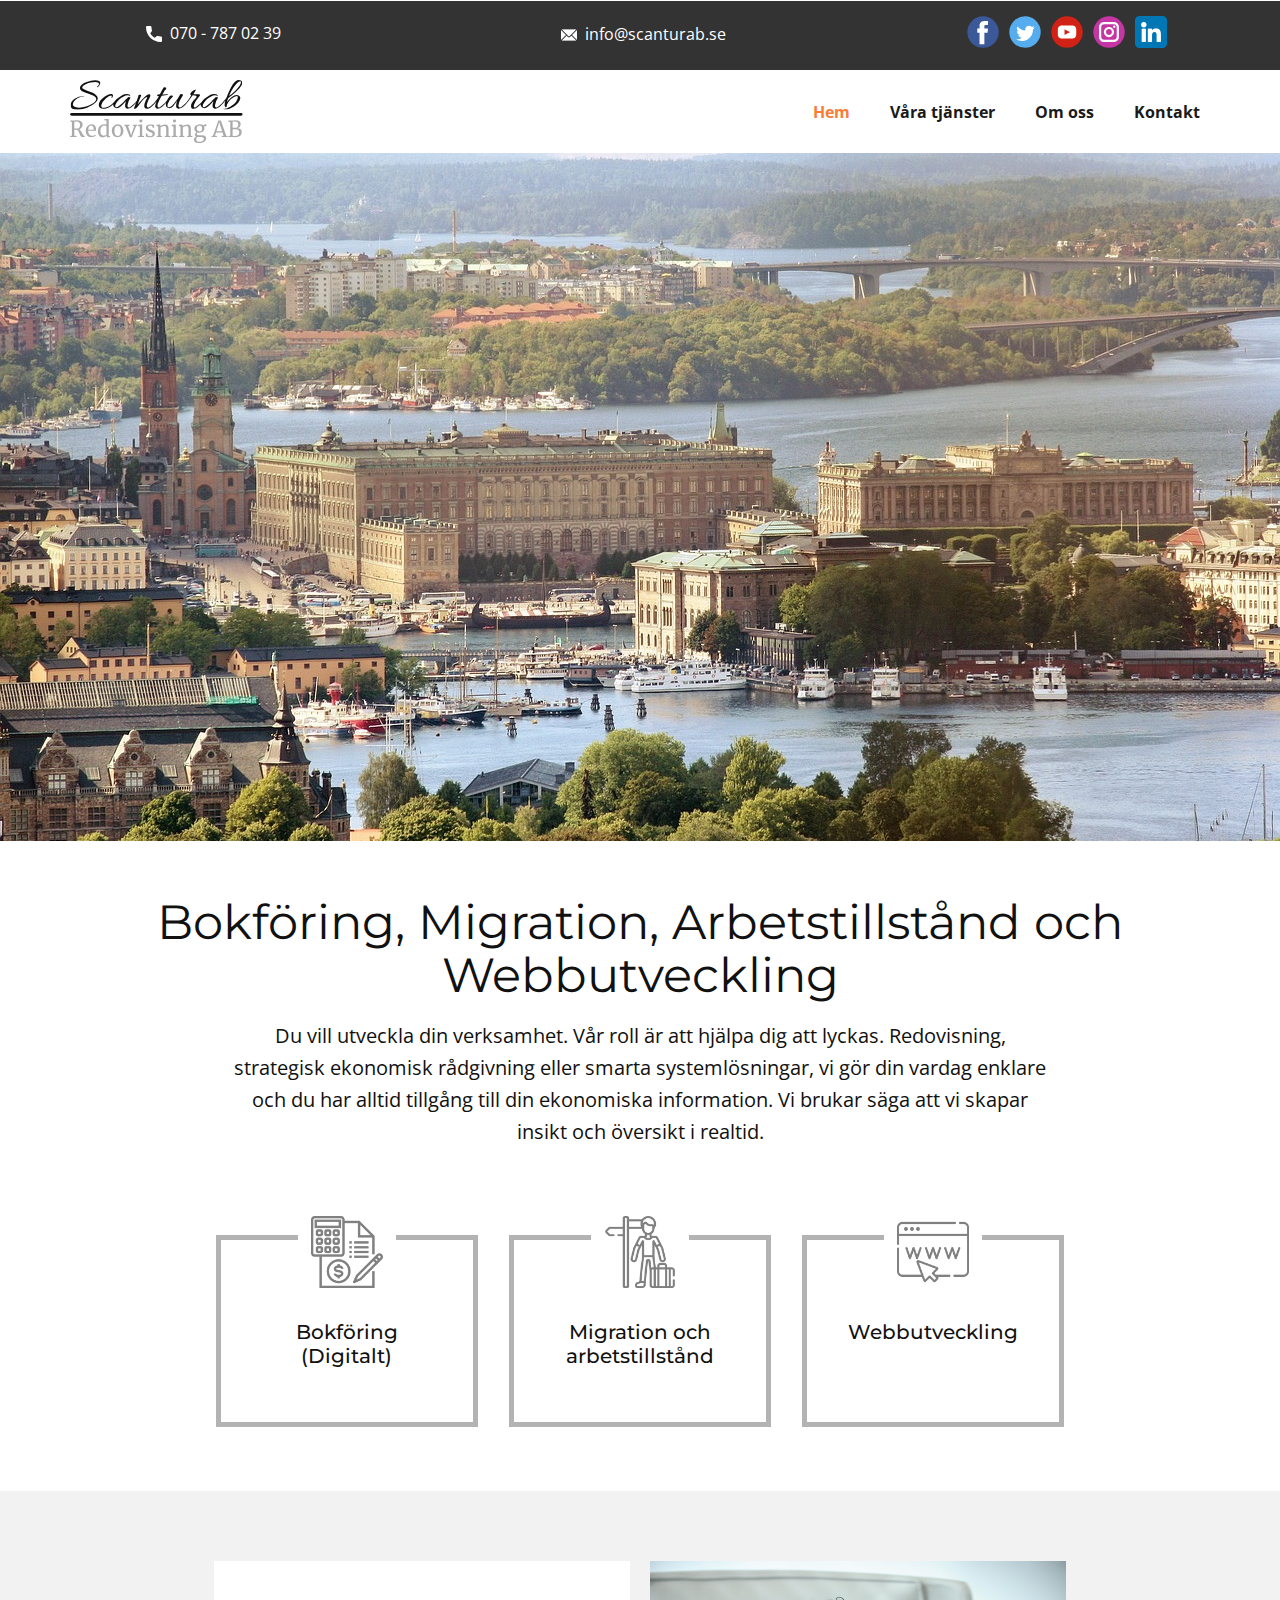
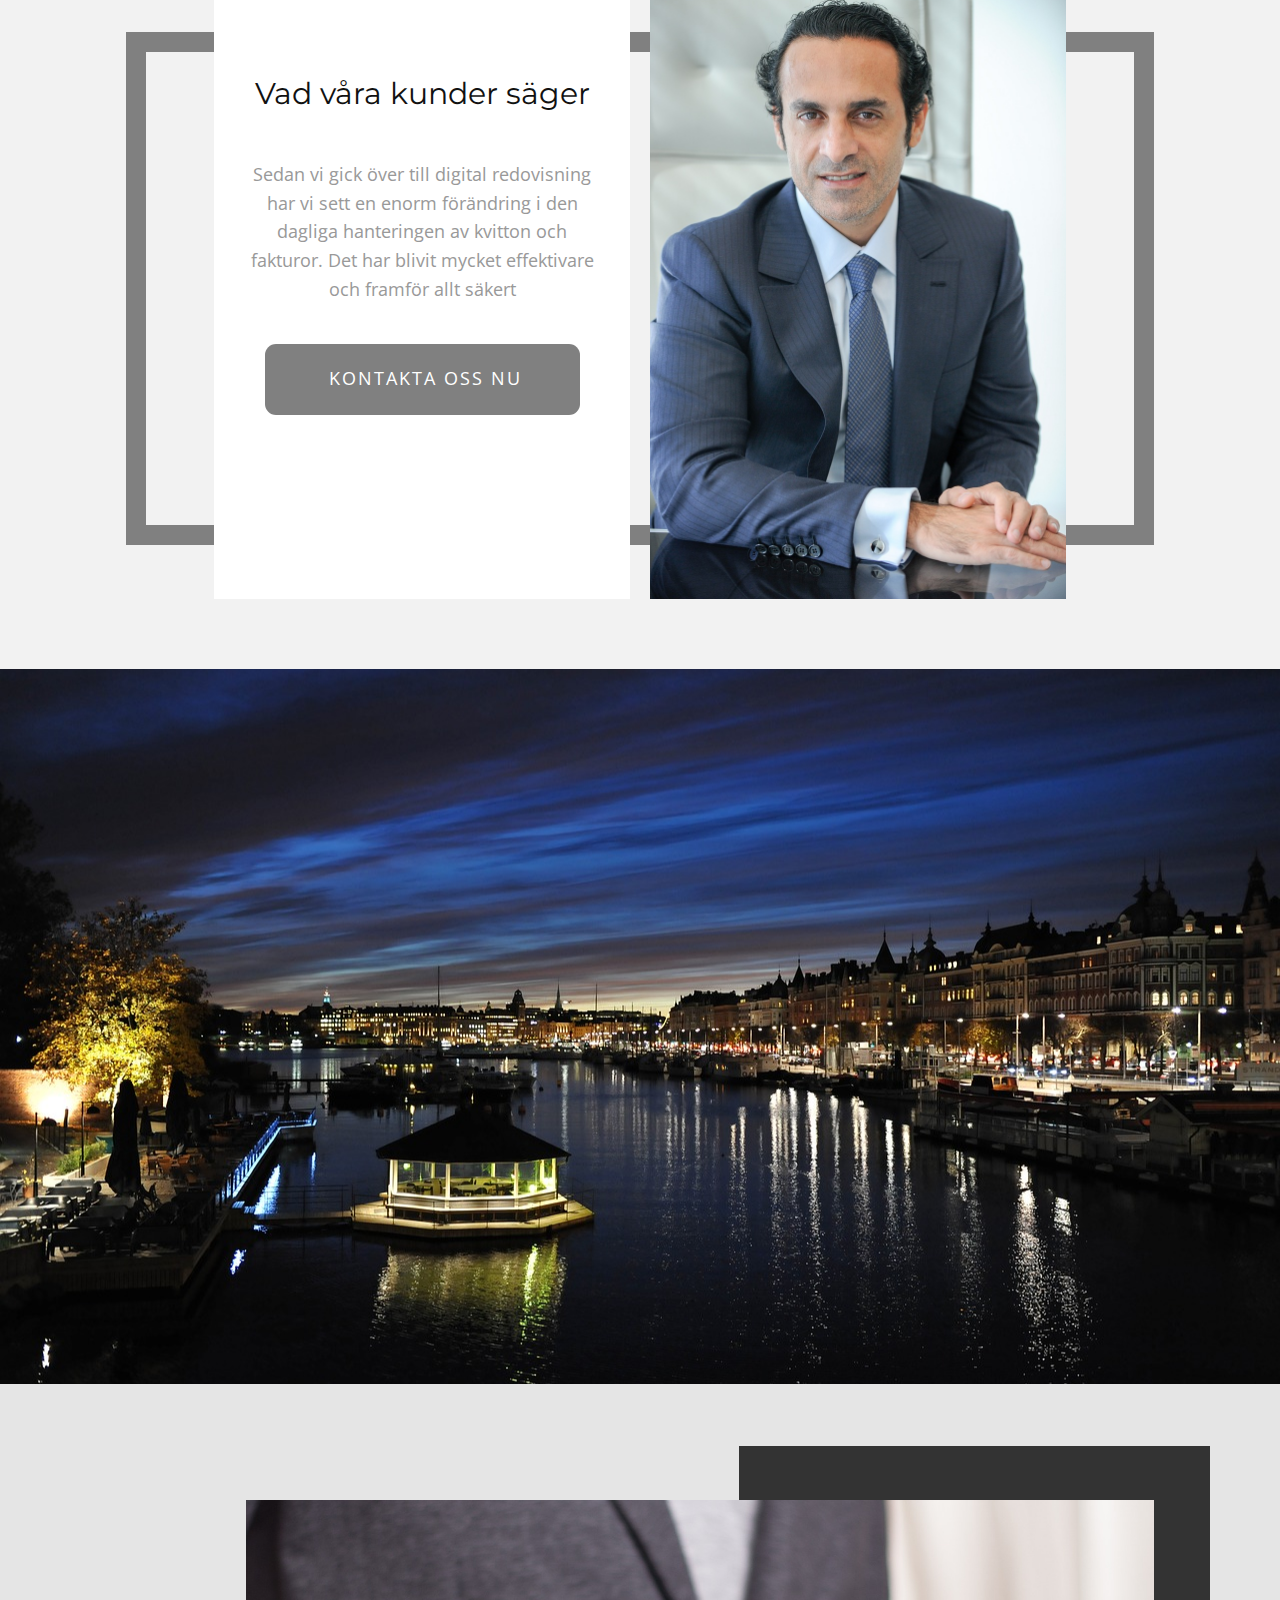
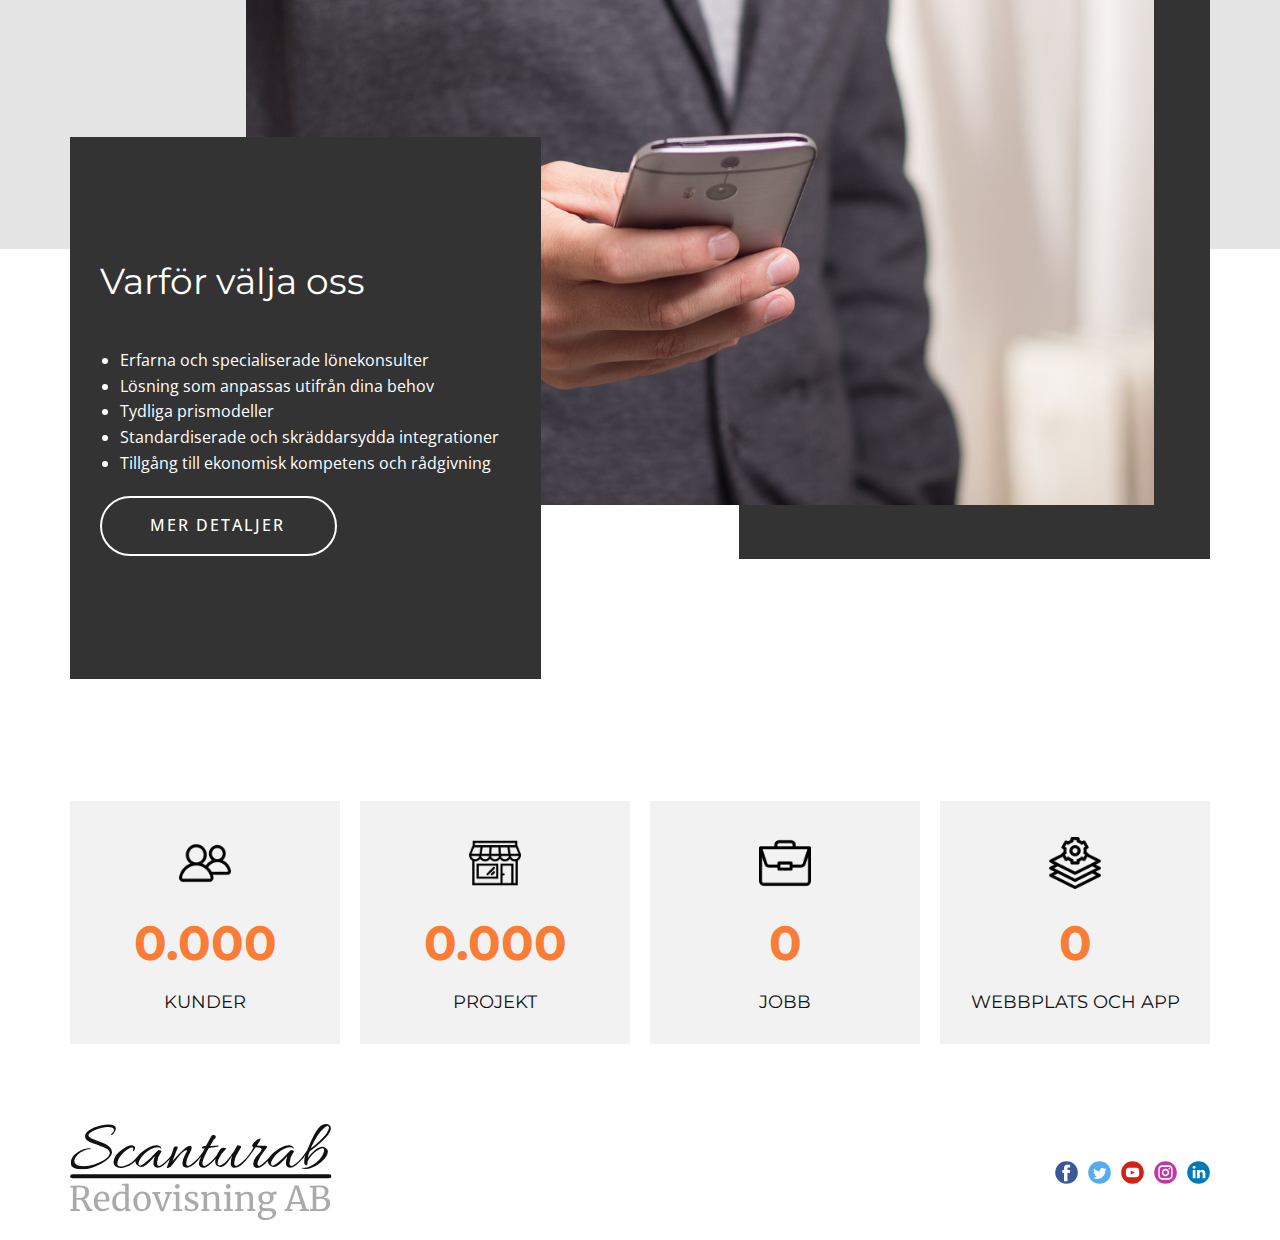
<file: Scanturab/index.html>
<!DOCTYPE html>
<html style="font-size: 16px;" lang="en-SE"><head>
    <meta name="viewport" content="width=device-width, initial-scale=1.0">
    <meta charset="utf-8">
    <meta name="keywords" content="​How is solar panel work?, ​Energy Freedom with Solar and Storage, ​We Have a Solar Plan for Almost Any Budget, Get In Touch">
    <meta name="description" content="Har vi på Scanturab utvecklat allt från kreativa kampanjsidor till avancerade e-handelsplattformar. Oavsett hur stort eller litet projekt bygger vi resultatdrivna digitala lösningar utifrån era förutsättningar, behov och önskemål. Läs mer om vad vi kan erbjuda inom webb &amp; teknik här!">
    <title>Home</title>
    <link rel="stylesheet" href="nicepage.css" media="screen">
<link rel="stylesheet" href="Home.css" media="screen">
    <script class="u-script" type="text/javascript" src="jquery.js" defer=""></script>
    <script class="u-script" type="text/javascript" src="nicepage.js" defer=""></script>
    <meta name="generator" content="Nicepage 4.21.5, nicepage.com">
    <link id="u-theme-google-font" rel="stylesheet" href="https://fonts.googleapis.com/css?family=Montserrat:100,100i,200,200i,300,300i,400,400i,500,500i,600,600i,700,700i,800,800i,900,900i|Open+Sans:300,300i,400,400i,500,500i,600,600i,700,700i,800,800i">
    <link id="u-page-google-font" rel="stylesheet" href="https://fonts.googleapis.com/css?family=Montserrat:100,100i,200,200i,300,300i,400,400i,500,500i,600,600i,700,700i,800,800i,900,900i">
    
    
    
    
    
    
    <script type="application/ld+json">{
		"@context": "http://schema.org",
		"@type": "Organization",
		"name": "Scanturab",
		"logo": "images/logo-no-background.svg",
		"sameAs": [
				"https://www.facebook.com/profile.php?id=100087365395097",
				"https://twitter.com/ScanturabInfo",
				"https://www.youtube.com/channel/UCVpJNSHMXR_knVRoffYp-og/about",
				"https://www.instagram.com/scanturab/",
				"https://www.linkedin.com/company/scanturab",
				"https://www.facebook.com/profile.php?id=100087365395097",
				"https://twitter.com/ScanturabInfo",
				"https://www.youtube.com/channel/UCVpJNSHMXR_knVRoffYp-og/about",
				"https://www.instagram.com/scanturab/",
				"https://www.linkedin.com/company/scanturab"
		]
}</script>
    <meta name="theme-color" content="#55c2fd">
    <meta name="twitter:site" content="@">
    <meta name="twitter:card" content="summary_large_image">
    <meta name="twitter:title" content="Home">
    <meta name="twitter:description" content="Scanturab">
    <meta property="og:title" content="Home">
    <meta property="og:description" content="Har vi på Scanturab utvecklat allt från kreativa kampanjsidor till avancerade e-handelsplattformar. Oavsett hur stort eller litet projekt bygger vi resultatdrivna digitala lösningar utifrån era förutsättningar, behov och önskemål. Läs mer om vad vi kan erbjuda inom webb &amp; teknik här!">
    <meta property="og:type" content="website">
  <script>
    function gdprConfirmed() {
        return true;
    }
    if (gdprConfirmed()) {
    document.write("\
    \
    <!-- Google Analytics -->\
    <gascript async src=\"https://www.googletagmanager.com/gtag/js?id=G-Y30GPH48LL\"></gascript>\
    <gascript>\
        window.dataLayer = window.dataLayer || [];\
        function gtag(){dataLayer.push(arguments);}\
        gtag('js', new Date());\
        gtag('config', 'G-Y30GPH48LL');\
    </gascript>\
    <!-- End Google Analytics -->\
    ".replace(/gascript/g, 'script'));
    }
    </script></head>
  <body data-home-page="Home.html" data-home-page-title="Home" class="u-body u-xl-mode" data-lang="en"><header class=" u-clearfix u-header u-section-row-container" id="sec-031c"><div class="u-section-rows">
        <div class="u-align-center-xs u-grey-80 u-section-row u-valign-middle-xs u-section-row-1" id="sec-b03b">
          
          
          
          
          
          <div class="u-clearfix u-expanded-width u-layout-wrap u-layout-wrap-1">
            <div class="u-layout">
              <div class="u-layout-row">
                <div class="u-container-style u-layout-cell u-size-20 u-layout-cell-1">
                  <div class="u-container-layout u-container-layout-1">
                    <a href="tel:0707870239" class="u-active-none u-align-center u-bottom-left-radius-0 u-bottom-right-radius-0 u-btn u-btn-rectangle u-button-style u-hover-none u-none u-radius-0 u-top-left-radius-0 u-top-right-radius-0 u-btn-1"><span class="u-icon"><svg class="u-svg-content" viewBox="0 0 405.333 405.333" x="0px" y="0px" style="width: 1em; height: 1em;"><path d="M373.333,266.88c-25.003,0-49.493-3.904-72.704-11.563c-11.328-3.904-24.192-0.896-31.637,6.699l-46.016,34.752    c-52.8-28.181-86.592-61.952-114.389-114.368l33.813-44.928c8.512-8.512,11.563-20.971,7.915-32.64    C142.592,81.472,138.667,56.96,138.667,32c0-17.643-14.357-32-32-32H32C14.357,0,0,14.357,0,32    c0,205.845,167.488,373.333,373.333,373.333c17.643,0,32-14.357,32-32V298.88C405.333,281.237,390.976,266.88,373.333,266.88z"></path></svg><img></span>&nbsp;​​ 070 - 787 02 39
                    </a>
                  </div>
                </div>
                <div class="u-container-style u-layout-cell u-size-20 u-layout-cell-2">
                  <div class="u-container-layout u-container-layout-2">
                    <a href="mailto:info@scanturab.se" class="u-active-none u-align-center u-bottom-left-radius-0 u-bottom-right-radius-0 u-btn u-btn-rectangle u-button-style u-hover-none u-none u-radius-0 u-top-left-radius-0 u-top-right-radius-0 u-btn-2"><span class="u-icon"></span>&nbsp; <span class="u-file-icon u-icon u-text-white"><img src="images/542689-e094886c.png" alt=""></span>&nbsp;​​ ​info@scanturab.se
                    </a>
                  </div>
                </div>
                <div class="u-container-style u-layout-cell u-size-20 u-layout-cell-3">
                  <div class="u-container-layout u-container-layout-3">
                    <div class="u-align-center u-social-icons u-spacing-10 u-social-icons-1">
                      <a class="u-social-url" title="facebook" target="_blank" href="https://www.facebook.com/profile.php?id=100087365395097"><span class="u-icon u-social-facebook u-social-icon u-icon-4"><svg class="u-svg-link" preserveAspectRatio="xMidYMin slice" viewBox="0 0 112 112" style=""><use xmlns:xlink="http://www.w3.org/1999/xlink" xlink:href="#svg-9e47"></use></svg><svg class="u-svg-content" viewBox="0 0 112 112" x="0" y="0" id="svg-9e47"><circle fill="currentColor" cx="56.1" cy="56.1" r="55"></circle><path fill="#FFFFFF" d="M73.5,31.6h-9.1c-1.4,0-3.6,0.8-3.6,3.9v8.5h12.6L72,58.3H60.8v40.8H43.9V58.3h-8V43.9h8v-9.2
            c0-6.7,3.1-17,17-17h12.5v13.9H73.5z"></path></svg></span>
                      </a>
                      <a class="u-social-url" title="twitter" target="_blank" href="https://twitter.com/ScanturabInfo"><span class="u-icon u-social-icon u-social-twitter u-icon-5"><svg class="u-svg-link" preserveAspectRatio="xMidYMin slice" viewBox="0 0 112 112" style=""><use xmlns:xlink="http://www.w3.org/1999/xlink" xlink:href="#svg-c987"></use></svg><svg class="u-svg-content" viewBox="0 0 112 112" x="0" y="0" id="svg-c987"><circle fill="currentColor" class="st0" cx="56.1" cy="56.1" r="55"></circle><path fill="#FFFFFF" d="M83.8,47.3c0,0.6,0,1.2,0,1.7c0,17.7-13.5,38.2-38.2,38.2C38,87.2,31,85,25,81.2c1,0.1,2.1,0.2,3.2,0.2
            c6.3,0,12.1-2.1,16.7-5.7c-5.9-0.1-10.8-4-12.5-9.3c0.8,0.2,1.7,0.2,2.5,0.2c1.2,0,2.4-0.2,3.5-0.5c-6.1-1.2-10.8-6.7-10.8-13.1
            c0-0.1,0-0.1,0-0.2c1.8,1,3.9,1.6,6.1,1.7c-3.6-2.4-6-6.5-6-11.2c0-2.5,0.7-4.8,1.8-6.7c6.6,8.1,16.5,13.5,27.6,14
            c-0.2-1-0.3-2-0.3-3.1c0-7.4,6-13.4,13.4-13.4c3.9,0,7.3,1.6,9.8,4.2c3.1-0.6,5.9-1.7,8.5-3.3c-1,3.1-3.1,5.8-5.9,7.4
            c2.7-0.3,5.3-1,7.7-2.1C88.7,43,86.4,45.4,83.8,47.3z"></path></svg></span>
                      </a>
                      <a class="u-social-url" target="_blank" data-type="YouTube" title="YouTube" href="https://www.youtube.com/channel/UCVpJNSHMXR_knVRoffYp-og/about"><span class="u-icon u-social-icon u-social-youtube u-icon-6"><svg class="u-svg-link" preserveAspectRatio="xMidYMin slice" viewBox="0 0 112 112" style=""><use xmlns:xlink="http://www.w3.org/1999/xlink" xlink:href="#svg-d634"></use></svg><svg class="u-svg-content" viewBox="0 0 112 112" x="0" y="0" id="svg-d634"><circle fill="currentColor" cx="56.1" cy="56.1" r="55"></circle><path fill="#FFFFFF" d="M74.9,33.3H37.3c-7.4,0-13.4,6-13.4,13.4v18.8c0,7.4,6,13.4,13.4,13.4h37.6c7.4,0,13.4-6,13.4-13.4V46.7 C88.3,39.3,82.3,33.3,74.9,33.3L74.9,33.3z M65.9,57l-17.6,8.4c-0.5,0.2-1-0.1-1-0.6V47.5c0-0.5,0.6-0.9,1-0.6l17.6,8.9 C66.4,56,66.4,56.8,65.9,57L65.9,57z"></path></svg></span>
                      </a>
                      <a class="u-social-url" title="instagram" target="_blank" href="https://www.instagram.com/scanturab/"><span class="u-icon u-social-icon u-social-instagram u-icon-7"><svg class="u-svg-link" preserveAspectRatio="xMidYMin slice" viewBox="0 0 112 112" style=""><use xmlns:xlink="http://www.w3.org/1999/xlink" xlink:href="#svg-9955"></use></svg><svg class="u-svg-content" viewBox="0 0 112 112" x="0" y="0" id="svg-9955"><circle fill="currentColor" cx="56.1" cy="56.1" r="55"></circle><path fill="#FFFFFF" d="M55.9,38.2c-9.9,0-17.9,8-17.9,17.9C38,66,46,74,55.9,74c9.9,0,17.9-8,17.9-17.9C73.8,46.2,65.8,38.2,55.9,38.2
            z M55.9,66.4c-5.7,0-10.3-4.6-10.3-10.3c-0.1-5.7,4.6-10.3,10.3-10.3c5.7,0,10.3,4.6,10.3,10.3C66.2,61.8,61.6,66.4,55.9,66.4z"></path><path fill="#FFFFFF" d="M74.3,33.5c-2.3,0-4.2,1.9-4.2,4.2s1.9,4.2,4.2,4.2s4.2-1.9,4.2-4.2S76.6,33.5,74.3,33.5z"></path><path fill="#FFFFFF" d="M73.1,21.3H38.6c-9.7,0-17.5,7.9-17.5,17.5v34.5c0,9.7,7.9,17.6,17.5,17.6h34.5c9.7,0,17.5-7.9,17.5-17.5V38.8
            C90.6,29.1,82.7,21.3,73.1,21.3z M83,73.3c0,5.5-4.5,9.9-9.9,9.9H38.6c-5.5,0-9.9-4.5-9.9-9.9V38.8c0-5.5,4.5-9.9,9.9-9.9h34.5
            c5.5,0,9.9,4.5,9.9,9.9V73.3z"></path></svg></span>
                      </a>
                      <a class="u-social-url" target="_blank" data-type="Custom" title="Linkedin" href="https://www.linkedin.com/company/scanturab"><span class="u-file-icon u-icon u-social-custom u-social-icon u-icon-8"><img src="images/3536505.png" alt=""></span>
                      </a>
                    </div>
                  </div>
                </div>
              </div>
            </div>
          </div>
        </div>
        <div class="u-align-center-xs u-section-row u-section-row-2" id="sec-71fa">
          <div class="u-clearfix u-sheet u-valign-middle u-sheet-1">
            <a href="Home.html" class="u-align-left u-image u-logo u-image-1" data-image-width="1000" data-image-height="366" title="Home">
              <img src="images/logo-no-background.svg" class="u-logo-image u-logo-image-1" data-image-width="80">
            </a>
            <nav class="u-menu u-menu-dropdown u-offcanvas u-menu-1">
              <div class="menu-collapse" style="font-size: 1rem; letter-spacing: 0px; font-weight: 700;">
                <a class="u-button-style u-custom-active-border-color u-custom-border u-custom-border-color u-custom-borders u-custom-hover-border-color u-custom-left-right-menu-spacing u-custom-text-active-color u-custom-text-color u-custom-text-hover-color u-custom-top-bottom-menu-spacing u-nav-link" href="#">
                  <svg class="u-svg-link" viewBox="0 0 24 24"><use xmlns:xlink="http://www.w3.org/1999/xlink" xlink:href="#menu-hamburger"></use></svg>
                  <svg class="u-svg-content" version="1.1" id="menu-hamburger" viewBox="0 0 16 16" x="0px" y="0px" xmlns:xlink="http://www.w3.org/1999/xlink" xmlns="http://www.w3.org/2000/svg"><g><rect y="1" width="16" height="2"></rect><rect y="7" width="16" height="2"></rect><rect y="13" width="16" height="2"></rect>
</g></svg>
                </a>
              </div>
              <div class="u-custom-menu u-nav-container">
                <ul class="u-nav u-spacing-20 u-unstyled u-nav-1"><li class="u-nav-item"><a class="u-button-style u-nav-link u-text-active-palette-2-base u-text-grey-90 u-text-hover-palette-2-base" href="Home.html" style="padding: 10px;">Hem</a>
</li><li class="u-nav-item"><a class="u-button-style u-nav-link u-text-active-palette-2-base u-text-grey-90 u-text-hover-palette-2-base" style="padding: 10px;">Våra tjänster</a><div class="u-nav-popup"><ul class="u-h-spacing-20 u-nav u-unstyled u-v-spacing-10"><li class="u-nav-item"><a class="u-button-style u-nav-link u-white" href="Accounting-Digital.html">Bokföring (digitalt)</a>
</li><li class="u-nav-item"><a class="u-button-style u-nav-link u-white" href="Migration-and-work-permits.html">Migration och arbetstillstånd</a>
</li><li class="u-nav-item"><a class="u-button-style u-nav-link u-white" href="Web.html">Webbutveckling</a>
</li></ul>
</div>
</li><li class="u-nav-item"><a class="u-button-style u-nav-link u-text-active-palette-2-base u-text-grey-90 u-text-hover-palette-2-base" href="About.html" style="padding: 10px;">Om oss</a>
</li><li class="u-nav-item"><a class="u-button-style u-nav-link u-text-active-palette-2-base u-text-grey-90 u-text-hover-palette-2-base" href="Contact.html" style="padding: 10px;">Kontakt</a>
</li></ul>
              </div>
              <div class="u-custom-menu u-nav-container-collapse">
                <div class="u-black u-container-style u-inner-container-layout u-opacity u-opacity-95 u-sidenav">
                  <div class="u-inner-container-layout u-sidenav-overflow">
                    <div class="u-menu-close"></div>
                    <ul class="u-align-center u-nav u-popupmenu-items u-unstyled u-nav-3"><li class="u-nav-item"><a class="u-button-style u-nav-link" href="Home.html">Hem</a>
</li><li class="u-nav-item"><a class="u-button-style u-nav-link">Våra tjänster</a><div class="u-nav-popup"><ul class="u-h-spacing-20 u-nav u-unstyled u-v-spacing-10"><li class="u-nav-item"><a class="u-button-style u-nav-link" href="Accounting-Digital.html">Bokföring (digitalt)</a>
</li><li class="u-nav-item"><a class="u-button-style u-nav-link" href="Migration-and-work-permits.html">Migration och arbetstillstånd</a>
</li><li class="u-nav-item"><a class="u-button-style u-nav-link" href="Web.html">Webbutveckling</a>
</li></ul>
</div>
</li><li class="u-nav-item"><a class="u-button-style u-nav-link" href="About.html">Om oss</a>
</li><li class="u-nav-item"><a class="u-button-style u-nav-link" href="Contact.html">Kontakt</a>
</li></ul>
                  </div>
                </div>
                <div class="u-black u-menu-overlay u-opacity u-opacity-70"></div>
              </div>
            </nav>
          </div>
          
          
          
          
          
        </div>
      </div></header>
    <section class="skrollable skrollable-between u-align-center u-clearfix u-white u-section-1" src="" id="carousel_0ac8">
      <img class="u-expanded-width u-image u-image-1" src="images/8c4b12363004fc46aaec4c1ff018ee86da4be347f36d4f0de8caeb5c471b0ea3250ecab34d20b02601f1a898c46ad89a1d0d5bb98bde3ed62069ce_1280.jpg" data-image-width="1280" data-image-height="853">
      <h2 class="u-text u-text-default-lg u-text-default-md u-text-default-xl u-text-1"> Bokföring, Migration, Arbetstillstånd och Webbutveckling<br>
      </h2>
      <p class="u-large-text u-text u-text-variant u-text-2"> Du vill utveckla din verksamhet. Vår roll är att hjälpa dig att lyckas. Redovisning, strategisk ekonomisk rådgivning eller smarta systemlösningar, vi gör din vardag enklare och du har alltid tillgång till din ekonomiska information. Vi brukar säga att vi skapar insikt och översikt i realtid.</p>
      <div class="u-list u-list-1">
        <div class="u-repeater u-repeater-1">
          <div class="u-align-center u-border-5 u-border-grey-30 u-container-style u-list-item u-repeater-item u-shape-rectangle u-white u-list-item-1">
            <div class="u-container-layout u-similar-container u-container-layout-1"><span class="u-file-icon u-icon u-icon-rounded u-text-grey-50 u-white u-icon-1"><img src="images/1570887-da5083c9.png" alt=""></span>
              <h4 class="u-text u-text-3"> Bokföring (Digitalt)</h4>
            </div>
          </div>
          <div class="u-align-center u-border-5 u-border-grey-30 u-container-style u-list-item u-repeater-item u-shape-rectangle u-white u-list-item-2">
            <div class="u-container-layout u-similar-container u-container-layout-2"><span class="u-file-icon u-icon u-icon-rounded u-text-grey-50 u-white u-icon-2"><img src="images/2517625-78e89d2c.png" alt=""></span>
              <h4 class="u-text u-text-4"> Migration och arbetstillstånd</h4>
            </div>
          </div>
          <div class="u-align-center u-border-5 u-border-grey-30 u-container-style u-list-item u-repeater-item u-shape-rectangle u-white u-list-item-3">
            <div class="u-container-layout u-similar-container u-container-layout-3"><span class="u-file-icon u-icon u-icon-rounded u-text-grey-50 u-white u-icon-3"><img src="images/2721688-0f93fa0b.png" alt=""></span>
              <h4 class="u-text u-text-5"> Webbutveckling</h4>
            </div>
          </div>
        </div>
      </div>
    </section>
    <section class="u-align-center u-clearfix u-grey-5 u-section-2" id="carousel_d044">
      <div class="u-clearfix u-sheet u-sheet-1">
        <div class="u-border-20 u-border-grey-50 u-expanded-width-md u-expanded-width-sm u-expanded-width-xs u-shape u-shape-rectangle u-shape-1"></div>
        <div class="u-clearfix u-gutter-20 u-layout-wrap u-layout-wrap-1">
          <div class="u-gutter-0 u-layout">
            <div class="u-layout-row">
              <div class="u-align-center u-container-style u-layout-cell u-size-30 u-white u-layout-cell-1">
                <div class="u-container-layout u-container-layout-1">
                  <h3 class="u-text u-text-default u-text-1"> Vad våra kunder säger</h3>
                  <p class="u-text u-text-grey-40 u-text-2"> Sedan vi gick över till digital redovisning har vi sett en enorm förändring i den dagliga hanteringen av kvitton och fakturor. Det har blivit mycket effektivare och framför allt säkert</p>
                  <a href="Contact.html" class="u-active-palette-3-dark-3 u-border-none u-btn u-btn-round u-button-style u-grey-50 u-hover-palette-3-dark-3 u-radius-11 u-btn-1"> &nbsp;Kontakta OSS NU</a>
                </div>
              </div>
              <div class="u-container-style u-image u-layout-cell u-size-30 u-image-1" data-image-width="852" data-image-height="1280">
                <div class="u-container-layout u-container-layout-2"></div>
              </div>
            </div>
          </div>
        </div>
      </div>
    </section>
    <section class="u-align-right u-clearfix u-image u-section-3" id="carousel_ef6e" data-image-width="1280" data-image-height="852">
      <div class="u-clearfix u-sheet u-sheet-1"></div>
    </section>
    <section class="u-clearfix u-section-4" id="carousel_f315">
      <div class="u-expanded-width u-grey-10 u-shape u-shape-rectangle u-shape-1"></div>
      <div class="u-grey-80 u-shape u-shape-rectangle u-shape-2"></div>
      <img src="images/14e084c03d8f68355f486275667d6a22f831d0a79c3eb4c5d9d07fe074cae4b7af584ead879b6aceded9e0e471f8c6a33744db368ff903454bb293_1280.jpg" alt="" class="u-image u-image-default u-image-1" data-image-width="1280" data-image-height="853">
      <div class="u-container-style u-grey-80 u-group u-group-1">
        <div class="u-container-layout u-valign-middle u-container-layout-1">
          <h3 class="u-text u-text-1"> Varför välja oss<br>
          </h3>
          <ul class="u-text u-text-2">
            <li> Erfarna och specialiserade lönekonsulter</li>
            <li> Lösning som anpassas utifrån dina behov</li>
            <li> Tydliga prismodeller<br>
            </li>
            <li>Standardiserade och skräddarsydda integrationer<br>
            </li>
            <li>Tillgång till ekonomisk kompetens och rådgivning<br>
            </li>
          </ul>
          <a href="About.html" class="u-active-grey-50 u-border-2 u-border-active-grey-50 u-border-hover-grey-50 u-border-white u-btn u-btn-round u-button-style u-hover-grey-50 u-none u-radius-50 u-text-active-white u-text-hover-white u-btn-1"> mer detaljer</a>
        </div>
      </div>
    </section>
    <section class="u-align-center u-clearfix u-section-5" id="carousel_b5a8">
      <div class="u-clearfix u-sheet u-valign-middle-lg u-valign-middle-xl u-sheet-1">
        <div class="u-expanded-width u-list u-list-1">
          <div class="u-repeater u-repeater-1">
            <div class="u-align-center u-container-style u-grey-5 u-list-item u-repeater-item u-list-item-1">
              <div class="u-container-layout u-similar-container u-valign-top u-container-layout-1"><span class="u-file-icon u-icon u-icon-rectangle u-text-black u-icon-1"><img src="images/1500455-842a0217.png" alt=""></span>
                <h3 class="u-custom-font u-font-montserrat u-text u-text-palette-2-base u-text-1" data-animation-name="counter" data-animation-event="scroll" data-animation-duration="3000">2.105</h3>
                <h4 class="u-custom-font u-font-montserrat u-text u-text-2"> kunder</h4>
              </div>
            </div>
            <div class="u-align-center u-container-style u-grey-5 u-list-item u-repeater-item u-list-item-2">
              <div class="u-container-layout u-similar-container u-valign-top u-container-layout-2"><span class="u-file-icon u-icon u-icon-2"><img src="images/287623.png" alt=""></span>
                <h3 class="u-custom-font u-font-montserrat u-text u-text-palette-2-base u-text-3" data-animation-name="counter" data-animation-event="scroll" data-animation-duration="3000"> 3.158</h3>
                <h4 class="u-custom-font u-font-montserrat u-text u-text-4"> projekt</h4>
              </div>
            </div>
            <div class="u-align-center u-container-style u-grey-5 u-list-item u-repeater-item u-list-item-3">
              <div class="u-container-layout u-similar-container u-valign-top u-container-layout-3"><span class="u-file-icon u-icon u-icon-rectangle u-icon-3"><img src="images/1063376.png" alt=""></span>
                <h3 class="u-custom-font u-font-montserrat u-text u-text-palette-2-base u-text-5" data-animation-name="counter" data-animation-event="scroll" data-animation-duration="3000">297</h3>
                <h4 class="u-custom-font u-font-montserrat u-text u-text-6"> JOBB</h4>
              </div>
            </div>
            <div class="u-align-center u-container-style u-grey-5 u-list-item u-repeater-item u-list-item-4">
              <div class="u-container-layout u-similar-container u-valign-top u-container-layout-4"><span class="u-file-icon u-icon u-icon-rectangle u-icon-4"><img src="images/4411336.png" alt=""></span>
                <h3 class="u-custom-font u-font-montserrat u-text u-text-palette-2-base u-text-7" data-animation-name="counter" data-animation-event="scroll" data-animation-duration="3000">17</h3>
                <h4 class="u-custom-font u-font-montserrat u-text u-text-8"> webbplats och app</h4>
              </div>
            </div>
          </div>
        </div>
      </div>
    </section>
    
    
    <footer class="u-align-center-md u-align-center-sm u-align-center-xs u-clearfix u-footer" id="sec-225e"><div class="u-clearfix u-sheet u-sheet-1">
        <a href="Home.html" class="u-align-center-xs u-image u-logo u-image-1" data-image-width="1000" data-image-height="366" title="Home">
          <img src="images/logo-no-background.svg" class="u-logo-image u-logo-image-1">
        </a>
        <div class="u-align-center-xs u-align-left-lg u-align-left-md u-align-left-sm u-align-left-xl u-social-icons u-spacing-10 u-social-icons-1">
          <a class="u-social-url" title="Facebook" target="_blank" href="https://www.facebook.com/profile.php?id=100087365395097"><span class="u-icon u-social-facebook u-social-icon u-icon-1"><svg class="u-svg-link" preserveAspectRatio="xMidYMin slice" viewBox="0 0 112 112" style=""><use xmlns:xlink="http://www.w3.org/1999/xlink" xlink:href="#svg-08cb"></use></svg><svg class="u-svg-content" viewBox="0 0 112 112" x="0" y="0" id="svg-08cb"><circle fill="currentColor" cx="56.1" cy="56.1" r="55"></circle><path fill="#FFFFFF" d="M73.5,31.6h-9.1c-1.4,0-3.6,0.8-3.6,3.9v8.5h12.6L72,58.3H60.8v40.8H43.9V58.3h-8V43.9h8v-9.2
            c0-6.7,3.1-17,17-17h12.5v13.9H73.5z"></path></svg></span>
          </a>
          <a class="u-social-url" title="twitter" target="_blank" href="https://twitter.com/ScanturabInfo"><span class="u-icon u-social-icon u-social-twitter u-icon-2"><svg class="u-svg-link" preserveAspectRatio="xMidYMin slice" viewBox="0 0 112 112" style=""><use xmlns:xlink="http://www.w3.org/1999/xlink" xlink:href="#svg-f566"></use></svg><svg class="u-svg-content" viewBox="0 0 112 112" x="0" y="0" id="svg-f566"><circle fill="currentColor" class="st0" cx="56.1" cy="56.1" r="55"></circle><path fill="#FFFFFF" d="M83.8,47.3c0,0.6,0,1.2,0,1.7c0,17.7-13.5,38.2-38.2,38.2C38,87.2,31,85,25,81.2c1,0.1,2.1,0.2,3.2,0.2
            c6.3,0,12.1-2.1,16.7-5.7c-5.9-0.1-10.8-4-12.5-9.3c0.8,0.2,1.7,0.2,2.5,0.2c1.2,0,2.4-0.2,3.5-0.5c-6.1-1.2-10.8-6.7-10.8-13.1
            c0-0.1,0-0.1,0-0.2c1.8,1,3.9,1.6,6.1,1.7c-3.6-2.4-6-6.5-6-11.2c0-2.5,0.7-4.8,1.8-6.7c6.6,8.1,16.5,13.5,27.6,14
            c-0.2-1-0.3-2-0.3-3.1c0-7.4,6-13.4,13.4-13.4c3.9,0,7.3,1.6,9.8,4.2c3.1-0.6,5.9-1.7,8.5-3.3c-1,3.1-3.1,5.8-5.9,7.4
            c2.7-0.3,5.3-1,7.7-2.1C88.7,43,86.4,45.4,83.8,47.3z"></path></svg></span>
          </a>
          <a class="u-social-url" target="_blank" data-type="YouTube" title="YouTube" href="https://www.youtube.com/channel/UCVpJNSHMXR_knVRoffYp-og/about"><span class="u-icon u-social-icon u-social-youtube u-icon-3"><svg class="u-svg-link" preserveAspectRatio="xMidYMin slice" viewBox="0 0 112 112" style=""><use xmlns:xlink="http://www.w3.org/1999/xlink" xlink:href="#svg-5755"></use></svg><svg class="u-svg-content" viewBox="0 0 112 112" x="0" y="0" id="svg-5755"><circle fill="currentColor" cx="56.1" cy="56.1" r="55"></circle><path fill="#FFFFFF" d="M74.9,33.3H37.3c-7.4,0-13.4,6-13.4,13.4v18.8c0,7.4,6,13.4,13.4,13.4h37.6c7.4,0,13.4-6,13.4-13.4V46.7 C88.3,39.3,82.3,33.3,74.9,33.3L74.9,33.3z M65.9,57l-17.6,8.4c-0.5,0.2-1-0.1-1-0.6V47.5c0-0.5,0.6-0.9,1-0.6l17.6,8.9 C66.4,56,66.4,56.8,65.9,57L65.9,57z"></path></svg></span>
          </a>
          <a class="u-social-url" title="instagram" target="_blank" href="https://www.instagram.com/scanturab/"><span class="u-icon u-social-icon u-social-instagram u-icon-4"><svg class="u-svg-link" preserveAspectRatio="xMidYMin slice" viewBox="0 0 112 112" style=""><use xmlns:xlink="http://www.w3.org/1999/xlink" xlink:href="#svg-a1ae"></use></svg><svg class="u-svg-content" viewBox="0 0 112 112" x="0" y="0" id="svg-a1ae"><circle fill="currentColor" cx="56.1" cy="56.1" r="55"></circle><path fill="#FFFFFF" d="M55.9,38.2c-9.9,0-17.9,8-17.9,17.9C38,66,46,74,55.9,74c9.9,0,17.9-8,17.9-17.9C73.8,46.2,65.8,38.2,55.9,38.2
            z M55.9,66.4c-5.7,0-10.3-4.6-10.3-10.3c-0.1-5.7,4.6-10.3,10.3-10.3c5.7,0,10.3,4.6,10.3,10.3C66.2,61.8,61.6,66.4,55.9,66.4z"></path><path fill="#FFFFFF" d="M74.3,33.5c-2.3,0-4.2,1.9-4.2,4.2s1.9,4.2,4.2,4.2s4.2-1.9,4.2-4.2S76.6,33.5,74.3,33.5z"></path><path fill="#FFFFFF" d="M73.1,21.3H38.6c-9.7,0-17.5,7.9-17.5,17.5v34.5c0,9.7,7.9,17.6,17.5,17.6h34.5c9.7,0,17.5-7.9,17.5-17.5V38.8
            C90.6,29.1,82.7,21.3,73.1,21.3z M83,73.3c0,5.5-4.5,9.9-9.9,9.9H38.6c-5.5,0-9.9-4.5-9.9-9.9V38.8c0-5.5,4.5-9.9,9.9-9.9h34.5
            c5.5,0,9.9,4.5,9.9,9.9V73.3z"></path></svg></span>
          </a>
          <a class="u-social-url" title="Linkedin" target="_blank" href="https://www.linkedin.com/company/scanturab"><span class="u-icon u-social-icon u-social-linkedin u-icon-5"><svg class="u-svg-link" preserveAspectRatio="xMidYMin slice" viewBox="0 0 112 112" style=""><use xmlns:xlink="http://www.w3.org/1999/xlink" xlink:href="#svg-8ebb"></use></svg><svg class="u-svg-content" viewBox="0 0 112 112" x="0" y="0" id="svg-8ebb"><circle fill="currentColor" cx="56.1" cy="56.1" r="55"></circle><path fill="#FFFFFF" d="M41.3,83.7H27.9V43.4h13.4V83.7z M34.6,37.9L34.6,37.9c-4.6,0-7.5-3.1-7.5-7c0-4,3-7,7.6-7s7.4,3,7.5,7
            C42.2,34.8,39.2,37.9,34.6,37.9z M89.6,83.7H76.2V62.2c0-5.4-1.9-9.1-6.8-9.1c-3.7,0-5.9,2.5-6.9,4.9c-0.4,0.9-0.4,2.1-0.4,3.3v22.5
            H48.7c0,0,0.2-36.5,0-40.3h13.4v5.7c1.8-2.7,5-6.7,12.1-6.7c8.8,0,15.4,5.8,15.4,18.1V83.7z"></path></svg></span>
          </a>
        </div>
      </div></footer>
  
</body></html>
</file>
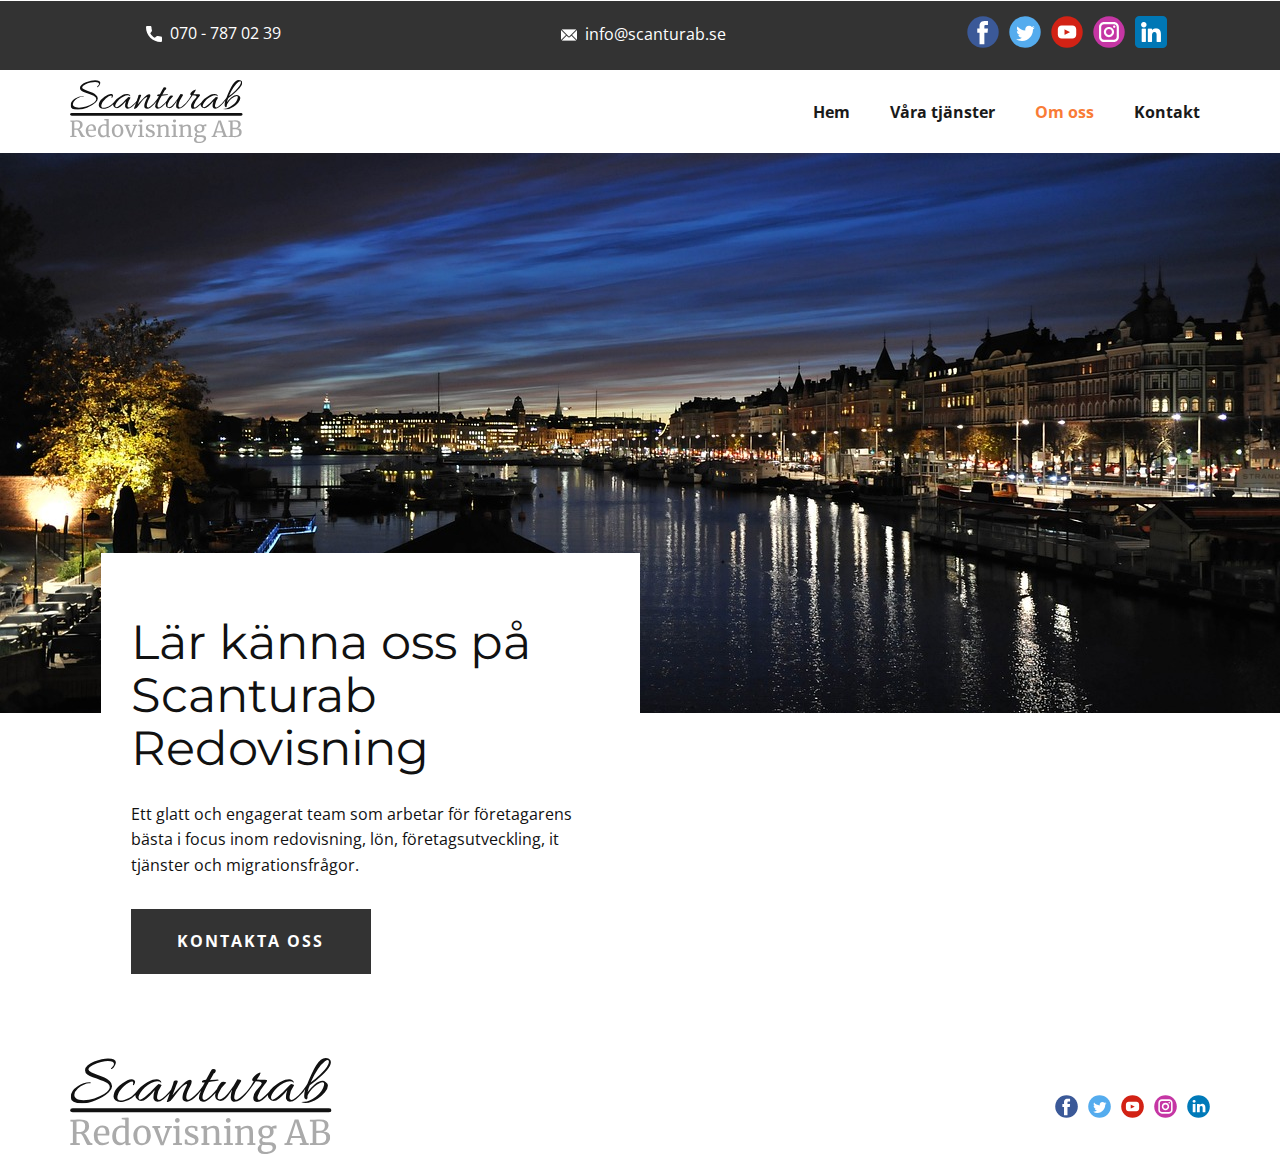
<file: Scanturab/About.html>
<!DOCTYPE html>
<html style="font-size: 16px;" lang="en-SE"><head>
    <meta name="viewport" content="width=device-width, initial-scale=1.0">
    <meta charset="utf-8">
    <meta name="keywords" content="Om Oss">
    <meta name="description" content="Har vi på Scanturab utvecklat allt från kreativa kampanjsidor till avancerade e-handelsplattformar. Oavsett hur stort eller litet projekt bygger vi resultatdrivna digitala lösningar utifrån era förutsättningar, behov och önskemål. Läs mer om vad vi kan erbjuda inom webb &amp; teknik här!">
    <title>About</title>
    <link rel="stylesheet" href="nicepage.css" media="screen">
<link rel="stylesheet" href="About.css" media="screen">
    <script class="u-script" type="text/javascript" src="jquery.js" defer=""></script>
    <script class="u-script" type="text/javascript" src="nicepage.js" defer=""></script>
    <meta name="generator" content="Nicepage 4.21.5, nicepage.com">
    <link id="u-theme-google-font" rel="stylesheet" href="https://fonts.googleapis.com/css?family=Montserrat:100,100i,200,200i,300,300i,400,400i,500,500i,600,600i,700,700i,800,800i,900,900i|Open+Sans:300,300i,400,400i,500,500i,600,600i,700,700i,800,800i">
    
    
    <script type="application/ld+json">{
		"@context": "http://schema.org",
		"@type": "Organization",
		"name": "Scanturab",
		"logo": "images/logo-no-background.svg",
		"sameAs": [
				"https://www.facebook.com/profile.php?id=100087365395097",
				"https://twitter.com/ScanturabInfo",
				"https://www.youtube.com/channel/UCVpJNSHMXR_knVRoffYp-og/about",
				"https://www.instagram.com/scanturab/",
				"https://www.linkedin.com/company/scanturab",
				"https://www.facebook.com/profile.php?id=100087365395097",
				"https://twitter.com/ScanturabInfo",
				"https://www.youtube.com/channel/UCVpJNSHMXR_knVRoffYp-og/about",
				"https://www.instagram.com/scanturab/",
				"https://www.linkedin.com/company/scanturab"
		]
}</script>
    <meta name="theme-color" content="#55c2fd">
    <meta name="twitter:site" content="@">
    <meta name="twitter:card" content="summary_large_image">
    <meta name="twitter:title" content="About">
    <meta name="twitter:description" content="Scanturab">
    <meta property="og:title" content="About">
    <meta property="og:description" content="Har vi på Scanturab utvecklat allt från kreativa kampanjsidor till avancerade e-handelsplattformar. Oavsett hur stort eller litet projekt bygger vi resultatdrivna digitala lösningar utifrån era förutsättningar, behov och önskemål. Läs mer om vad vi kan erbjuda inom webb &amp; teknik här!">
    <meta property="og:type" content="website">
  <script>
    function gdprConfirmed() {
        return true;
    }
    if (gdprConfirmed()) {
    document.write("\
    \
    <!-- Google Analytics -->\
    <gascript async src=\"https://www.googletagmanager.com/gtag/js?id=G-Y30GPH48LL\"></gascript>\
    <gascript>\
        window.dataLayer = window.dataLayer || [];\
        function gtag(){dataLayer.push(arguments);}\
        gtag('js', new Date());\
        gtag('config', 'G-Y30GPH48LL');\
    </gascript>\
    <!-- End Google Analytics -->\
    ".replace(/gascript/g, 'script'));
    }
    </script></head>
  <body class="u-body u-xl-mode" data-lang="en"><header class=" u-clearfix u-header u-section-row-container" id="sec-031c"><div class="u-section-rows">
        <div class="u-align-center-xs u-grey-80 u-section-row u-valign-middle-xs u-section-row-1" id="sec-b03b">
          
          
          
          
          
          <div class="u-clearfix u-expanded-width u-layout-wrap u-layout-wrap-1">
            <div class="u-layout">
              <div class="u-layout-row">
                <div class="u-container-style u-layout-cell u-size-20 u-layout-cell-1">
                  <div class="u-container-layout u-container-layout-1">
                    <a href="tel:0707870239" class="u-active-none u-align-center u-bottom-left-radius-0 u-bottom-right-radius-0 u-btn u-btn-rectangle u-button-style u-hover-none u-none u-radius-0 u-top-left-radius-0 u-top-right-radius-0 u-btn-1"><span class="u-icon"><svg class="u-svg-content" viewBox="0 0 405.333 405.333" x="0px" y="0px" style="width: 1em; height: 1em;"><path d="M373.333,266.88c-25.003,0-49.493-3.904-72.704-11.563c-11.328-3.904-24.192-0.896-31.637,6.699l-46.016,34.752    c-52.8-28.181-86.592-61.952-114.389-114.368l33.813-44.928c8.512-8.512,11.563-20.971,7.915-32.64    C142.592,81.472,138.667,56.96,138.667,32c0-17.643-14.357-32-32-32H32C14.357,0,0,14.357,0,32    c0,205.845,167.488,373.333,373.333,373.333c17.643,0,32-14.357,32-32V298.88C405.333,281.237,390.976,266.88,373.333,266.88z"></path></svg><img></span>&nbsp;​​ 070 - 787 02 39
                    </a>
                  </div>
                </div>
                <div class="u-container-style u-layout-cell u-size-20 u-layout-cell-2">
                  <div class="u-container-layout u-container-layout-2">
                    <a href="mailto:info@scanturab.se" class="u-active-none u-align-center u-bottom-left-radius-0 u-bottom-right-radius-0 u-btn u-btn-rectangle u-button-style u-hover-none u-none u-radius-0 u-top-left-radius-0 u-top-right-radius-0 u-btn-2"><span class="u-icon"></span>&nbsp; <span class="u-file-icon u-icon u-text-white"><img src="images/542689-e094886c.png" alt=""></span>&nbsp;​​ ​info@scanturab.se
                    </a>
                  </div>
                </div>
                <div class="u-container-style u-layout-cell u-size-20 u-layout-cell-3">
                  <div class="u-container-layout u-container-layout-3">
                    <div class="u-align-center u-social-icons u-spacing-10 u-social-icons-1">
                      <a class="u-social-url" title="facebook" target="_blank" href="https://www.facebook.com/profile.php?id=100087365395097"><span class="u-icon u-social-facebook u-social-icon u-icon-4"><svg class="u-svg-link" preserveAspectRatio="xMidYMin slice" viewBox="0 0 112 112" style=""><use xmlns:xlink="http://www.w3.org/1999/xlink" xlink:href="#svg-9e47"></use></svg><svg class="u-svg-content" viewBox="0 0 112 112" x="0" y="0" id="svg-9e47"><circle fill="currentColor" cx="56.1" cy="56.1" r="55"></circle><path fill="#FFFFFF" d="M73.5,31.6h-9.1c-1.4,0-3.6,0.8-3.6,3.9v8.5h12.6L72,58.3H60.8v40.8H43.9V58.3h-8V43.9h8v-9.2
            c0-6.7,3.1-17,17-17h12.5v13.9H73.5z"></path></svg></span>
                      </a>
                      <a class="u-social-url" title="twitter" target="_blank" href="https://twitter.com/ScanturabInfo"><span class="u-icon u-social-icon u-social-twitter u-icon-5"><svg class="u-svg-link" preserveAspectRatio="xMidYMin slice" viewBox="0 0 112 112" style=""><use xmlns:xlink="http://www.w3.org/1999/xlink" xlink:href="#svg-c987"></use></svg><svg class="u-svg-content" viewBox="0 0 112 112" x="0" y="0" id="svg-c987"><circle fill="currentColor" class="st0" cx="56.1" cy="56.1" r="55"></circle><path fill="#FFFFFF" d="M83.8,47.3c0,0.6,0,1.2,0,1.7c0,17.7-13.5,38.2-38.2,38.2C38,87.2,31,85,25,81.2c1,0.1,2.1,0.2,3.2,0.2
            c6.3,0,12.1-2.1,16.7-5.7c-5.9-0.1-10.8-4-12.5-9.3c0.8,0.2,1.7,0.2,2.5,0.2c1.2,0,2.4-0.2,3.5-0.5c-6.1-1.2-10.8-6.7-10.8-13.1
            c0-0.1,0-0.1,0-0.2c1.8,1,3.9,1.6,6.1,1.7c-3.6-2.4-6-6.5-6-11.2c0-2.5,0.7-4.8,1.8-6.7c6.6,8.1,16.5,13.5,27.6,14
            c-0.2-1-0.3-2-0.3-3.1c0-7.4,6-13.4,13.4-13.4c3.9,0,7.3,1.6,9.8,4.2c3.1-0.6,5.9-1.7,8.5-3.3c-1,3.1-3.1,5.8-5.9,7.4
            c2.7-0.3,5.3-1,7.7-2.1C88.7,43,86.4,45.4,83.8,47.3z"></path></svg></span>
                      </a>
                      <a class="u-social-url" target="_blank" data-type="YouTube" title="YouTube" href="https://www.youtube.com/channel/UCVpJNSHMXR_knVRoffYp-og/about"><span class="u-icon u-social-icon u-social-youtube u-icon-6"><svg class="u-svg-link" preserveAspectRatio="xMidYMin slice" viewBox="0 0 112 112" style=""><use xmlns:xlink="http://www.w3.org/1999/xlink" xlink:href="#svg-d634"></use></svg><svg class="u-svg-content" viewBox="0 0 112 112" x="0" y="0" id="svg-d634"><circle fill="currentColor" cx="56.1" cy="56.1" r="55"></circle><path fill="#FFFFFF" d="M74.9,33.3H37.3c-7.4,0-13.4,6-13.4,13.4v18.8c0,7.4,6,13.4,13.4,13.4h37.6c7.4,0,13.4-6,13.4-13.4V46.7 C88.3,39.3,82.3,33.3,74.9,33.3L74.9,33.3z M65.9,57l-17.6,8.4c-0.5,0.2-1-0.1-1-0.6V47.5c0-0.5,0.6-0.9,1-0.6l17.6,8.9 C66.4,56,66.4,56.8,65.9,57L65.9,57z"></path></svg></span>
                      </a>
                      <a class="u-social-url" title="instagram" target="_blank" href="https://www.instagram.com/scanturab/"><span class="u-icon u-social-icon u-social-instagram u-icon-7"><svg class="u-svg-link" preserveAspectRatio="xMidYMin slice" viewBox="0 0 112 112" style=""><use xmlns:xlink="http://www.w3.org/1999/xlink" xlink:href="#svg-9955"></use></svg><svg class="u-svg-content" viewBox="0 0 112 112" x="0" y="0" id="svg-9955"><circle fill="currentColor" cx="56.1" cy="56.1" r="55"></circle><path fill="#FFFFFF" d="M55.9,38.2c-9.9,0-17.9,8-17.9,17.9C38,66,46,74,55.9,74c9.9,0,17.9-8,17.9-17.9C73.8,46.2,65.8,38.2,55.9,38.2
            z M55.9,66.4c-5.7,0-10.3-4.6-10.3-10.3c-0.1-5.7,4.6-10.3,10.3-10.3c5.7,0,10.3,4.6,10.3,10.3C66.2,61.8,61.6,66.4,55.9,66.4z"></path><path fill="#FFFFFF" d="M74.3,33.5c-2.3,0-4.2,1.9-4.2,4.2s1.9,4.2,4.2,4.2s4.2-1.9,4.2-4.2S76.6,33.5,74.3,33.5z"></path><path fill="#FFFFFF" d="M73.1,21.3H38.6c-9.7,0-17.5,7.9-17.5,17.5v34.5c0,9.7,7.9,17.6,17.5,17.6h34.5c9.7,0,17.5-7.9,17.5-17.5V38.8
            C90.6,29.1,82.7,21.3,73.1,21.3z M83,73.3c0,5.5-4.5,9.9-9.9,9.9H38.6c-5.5,0-9.9-4.5-9.9-9.9V38.8c0-5.5,4.5-9.9,9.9-9.9h34.5
            c5.5,0,9.9,4.5,9.9,9.9V73.3z"></path></svg></span>
                      </a>
                      <a class="u-social-url" target="_blank" data-type="Custom" title="Linkedin" href="https://www.linkedin.com/company/scanturab"><span class="u-file-icon u-icon u-social-custom u-social-icon u-icon-8"><img src="images/3536505.png" alt=""></span>
                      </a>
                    </div>
                  </div>
                </div>
              </div>
            </div>
          </div>
        </div>
        <div class="u-align-center-xs u-section-row u-section-row-2" id="sec-71fa">
          <div class="u-clearfix u-sheet u-valign-middle u-sheet-1">
            <a href="Home.html" class="u-align-left u-image u-logo u-image-1" data-image-width="1000" data-image-height="366" title="Home">
              <img src="images/logo-no-background.svg" class="u-logo-image u-logo-image-1" data-image-width="80">
            </a>
            <nav class="u-menu u-menu-dropdown u-offcanvas u-menu-1">
              <div class="menu-collapse" style="font-size: 1rem; letter-spacing: 0px; font-weight: 700;">
                <a class="u-button-style u-custom-active-border-color u-custom-border u-custom-border-color u-custom-borders u-custom-hover-border-color u-custom-left-right-menu-spacing u-custom-text-active-color u-custom-text-color u-custom-text-hover-color u-custom-top-bottom-menu-spacing u-nav-link" href="#">
                  <svg class="u-svg-link" viewBox="0 0 24 24"><use xmlns:xlink="http://www.w3.org/1999/xlink" xlink:href="#menu-hamburger"></use></svg>
                  <svg class="u-svg-content" version="1.1" id="menu-hamburger" viewBox="0 0 16 16" x="0px" y="0px" xmlns:xlink="http://www.w3.org/1999/xlink" xmlns="http://www.w3.org/2000/svg"><g><rect y="1" width="16" height="2"></rect><rect y="7" width="16" height="2"></rect><rect y="13" width="16" height="2"></rect>
</g></svg>
                </a>
              </div>
              <div class="u-custom-menu u-nav-container">
                <ul class="u-nav u-spacing-20 u-unstyled u-nav-1"><li class="u-nav-item"><a class="u-button-style u-nav-link u-text-active-palette-2-base u-text-grey-90 u-text-hover-palette-2-base" href="Home.html" style="padding: 10px;">Hem</a>
</li><li class="u-nav-item"><a class="u-button-style u-nav-link u-text-active-palette-2-base u-text-grey-90 u-text-hover-palette-2-base" style="padding: 10px;">Våra tjänster</a><div class="u-nav-popup"><ul class="u-h-spacing-20 u-nav u-unstyled u-v-spacing-10"><li class="u-nav-item"><a class="u-button-style u-nav-link u-white" href="Accounting-Digital.html">Bokföring (digitalt)</a>
</li><li class="u-nav-item"><a class="u-button-style u-nav-link u-white" href="Migration-and-work-permits.html">Migration och arbetstillstånd</a>
</li><li class="u-nav-item"><a class="u-button-style u-nav-link u-white" href="Web.html">Webbutveckling</a>
</li></ul>
</div>
</li><li class="u-nav-item"><a class="u-button-style u-nav-link u-text-active-palette-2-base u-text-grey-90 u-text-hover-palette-2-base" href="About.html" style="padding: 10px;">Om oss</a>
</li><li class="u-nav-item"><a class="u-button-style u-nav-link u-text-active-palette-2-base u-text-grey-90 u-text-hover-palette-2-base" href="Contact.html" style="padding: 10px;">Kontakt</a>
</li></ul>
              </div>
              <div class="u-custom-menu u-nav-container-collapse">
                <div class="u-black u-container-style u-inner-container-layout u-opacity u-opacity-95 u-sidenav">
                  <div class="u-inner-container-layout u-sidenav-overflow">
                    <div class="u-menu-close"></div>
                    <ul class="u-align-center u-nav u-popupmenu-items u-unstyled u-nav-3"><li class="u-nav-item"><a class="u-button-style u-nav-link" href="Home.html">Hem</a>
</li><li class="u-nav-item"><a class="u-button-style u-nav-link">Våra tjänster</a><div class="u-nav-popup"><ul class="u-h-spacing-20 u-nav u-unstyled u-v-spacing-10"><li class="u-nav-item"><a class="u-button-style u-nav-link" href="Accounting-Digital.html">Bokföring (digitalt)</a>
</li><li class="u-nav-item"><a class="u-button-style u-nav-link" href="Migration-and-work-permits.html">Migration och arbetstillstånd</a>
</li><li class="u-nav-item"><a class="u-button-style u-nav-link" href="Web.html">Webbutveckling</a>
</li></ul>
</div>
</li><li class="u-nav-item"><a class="u-button-style u-nav-link" href="About.html">Om oss</a>
</li><li class="u-nav-item"><a class="u-button-style u-nav-link" href="Contact.html">Kontakt</a>
</li></ul>
                  </div>
                </div>
                <div class="u-black u-menu-overlay u-opacity u-opacity-70"></div>
              </div>
            </nav>
          </div>
          
          
          
          
          
        </div>
      </div></header>
    <section class="u-clearfix u-white u-section-1" id="carousel_599c">
      <div class="u-container-align-center u-container-style u-expanded-width u-group u-image u-shape-rectangle u-image-1" data-image-width="1280" data-image-height="852">
        <div class="u-container-layout u-container-layout-1"></div>
      </div>
      <div class="u-container-style u-group u-shape-rectangle u-white u-group-2">
        <div class="u-container-layout u-valign-middle u-container-layout-2">
          <h2 class="u-align-left u-text u-text-1" data-lang-en="​Clean Beauty Services " data-lang-la="​Clean Beauty Services " data-lang-ak="​Clean Beauty Services "> Lär känna oss på Scanturab Redovisning</h2>
          <p class="u-text u-text-2" data-lang-en="Habitant morbi tristique senectus et. Nec dui nunc mattis enim ut tellus. Semper auctor neque vitae tempus quam pellentesque nec nam aliquam.&amp;nbsp;<br><br>Image from <a href=&quot;https://www.freepik.com/photos/clear-skin&quot; class=&quot;u-active-none u-border-1 u-border-active-grey-60 u-border-black u-border-hover-grey-60 u-btn u-button-link u-button-style u-hover-none u-none u-text-body-color u-block-6f2d-64 u-block-control u-border-no-top u-border-no-right u-border-no-left&quot; target=&quot;_blank&quot; style=&quot;border-style: solid; font-weight: 500; padding: 0px;&quot; data-block=&quot;26&quot;>Freepik</a>" data-lang-la="Habitant morbi tristique senectus et. Nec dui nunc mattis enim ut tellus. Semper auctor neque vitae tempus quam pellentesque nec nam aliquam.&amp;nbsp;<br><br>Image from <a href=&quot;https://www.freepik.com/photos/clear-skin&quot; class=&quot;u-active-none u-border-1 u-border-active-grey-60 u-border-black u-border-hover-grey-60 u-btn u-button-link u-button-style u-hover-none u-none u-text-body-color u-block-6f2d-64 u-block-control u-border-no-top u-border-no-right u-border-no-left&quot; target=&quot;_blank&quot; style=&quot;border-style: solid; font-weight: 500; padding: 0px;&quot; data-block=&quot;26&quot; data-lang-en=&quot;{&amp;quot;content&amp;quot;:&amp;quot;Freepik&amp;quot;,&amp;quot;href&amp;quot;:&amp;quot;https://www.freepik.com/photos/clear-skin&amp;quot;}&quot;>Freepik</a>" data-lang-ak="Habitant morbi tristique senectus et. Nec dui nunc mattis enim ut tellus. Semper auctor neque vitae tempus quam pellentesque nec nam aliquam.&amp;nbsp;<br><br>Image from <a href=&quot;https://www.freepik.com/photos/clear-skin&quot; class=&quot;u-active-none u-block-6f2d-64 u-border-1 u-border-active-grey-60 u-border-black u-border-hover-grey-60 u-border-no-left u-border-no-right u-border-no-top u-btn u-button-link u-button-style u-hover-none u-none u-text-body-color&quot; target=&quot;_blank&quot; style=&quot;border-style: solid; font-weight: 500; padding: 0px;&quot;>Freepik</a>"> Ett glatt och engagerat team som arbetar för företagarens bästa i focus inom redovisning, lön, företagsutveckling, it tjänster och migrationsfrågor.</p>
          <a href="Contact.html" class="u-active-grey-50 u-border-active-palette-1-base u-border-hover-palette-1-base u-border-none u-btn u-button-style u-grey-80 u-hover-grey-50 u-text-active-white u-text-body-alt-color u-text-hover-white u-btn-1"> Kontakta oss</a>
        </div>
      </div>
    </section>
    
    
    <footer class="u-align-center-md u-align-center-sm u-align-center-xs u-clearfix u-footer" id="sec-225e"><div class="u-clearfix u-sheet u-sheet-1">
        <a href="Home.html" class="u-align-center-xs u-image u-logo u-image-1" data-image-width="1000" data-image-height="366" title="Home">
          <img src="images/logo-no-background.svg" class="u-logo-image u-logo-image-1">
        </a>
        <div class="u-align-center-xs u-align-left-lg u-align-left-md u-align-left-sm u-align-left-xl u-social-icons u-spacing-10 u-social-icons-1">
          <a class="u-social-url" title="Facebook" target="_blank" href="https://www.facebook.com/profile.php?id=100087365395097"><span class="u-icon u-social-facebook u-social-icon u-icon-1"><svg class="u-svg-link" preserveAspectRatio="xMidYMin slice" viewBox="0 0 112 112" style=""><use xmlns:xlink="http://www.w3.org/1999/xlink" xlink:href="#svg-08cb"></use></svg><svg class="u-svg-content" viewBox="0 0 112 112" x="0" y="0" id="svg-08cb"><circle fill="currentColor" cx="56.1" cy="56.1" r="55"></circle><path fill="#FFFFFF" d="M73.5,31.6h-9.1c-1.4,0-3.6,0.8-3.6,3.9v8.5h12.6L72,58.3H60.8v40.8H43.9V58.3h-8V43.9h8v-9.2
            c0-6.7,3.1-17,17-17h12.5v13.9H73.5z"></path></svg></span>
          </a>
          <a class="u-social-url" title="twitter" target="_blank" href="https://twitter.com/ScanturabInfo"><span class="u-icon u-social-icon u-social-twitter u-icon-2"><svg class="u-svg-link" preserveAspectRatio="xMidYMin slice" viewBox="0 0 112 112" style=""><use xmlns:xlink="http://www.w3.org/1999/xlink" xlink:href="#svg-f566"></use></svg><svg class="u-svg-content" viewBox="0 0 112 112" x="0" y="0" id="svg-f566"><circle fill="currentColor" class="st0" cx="56.1" cy="56.1" r="55"></circle><path fill="#FFFFFF" d="M83.8,47.3c0,0.6,0,1.2,0,1.7c0,17.7-13.5,38.2-38.2,38.2C38,87.2,31,85,25,81.2c1,0.1,2.1,0.2,3.2,0.2
            c6.3,0,12.1-2.1,16.7-5.7c-5.9-0.1-10.8-4-12.5-9.3c0.8,0.2,1.7,0.2,2.5,0.2c1.2,0,2.4-0.2,3.5-0.5c-6.1-1.2-10.8-6.7-10.8-13.1
            c0-0.1,0-0.1,0-0.2c1.8,1,3.9,1.6,6.1,1.7c-3.6-2.4-6-6.5-6-11.2c0-2.5,0.7-4.8,1.8-6.7c6.6,8.1,16.5,13.5,27.6,14
            c-0.2-1-0.3-2-0.3-3.1c0-7.4,6-13.4,13.4-13.4c3.9,0,7.3,1.6,9.8,4.2c3.1-0.6,5.9-1.7,8.5-3.3c-1,3.1-3.1,5.8-5.9,7.4
            c2.7-0.3,5.3-1,7.7-2.1C88.7,43,86.4,45.4,83.8,47.3z"></path></svg></span>
          </a>
          <a class="u-social-url" target="_blank" data-type="YouTube" title="YouTube" href="https://www.youtube.com/channel/UCVpJNSHMXR_knVRoffYp-og/about"><span class="u-icon u-social-icon u-social-youtube u-icon-3"><svg class="u-svg-link" preserveAspectRatio="xMidYMin slice" viewBox="0 0 112 112" style=""><use xmlns:xlink="http://www.w3.org/1999/xlink" xlink:href="#svg-5755"></use></svg><svg class="u-svg-content" viewBox="0 0 112 112" x="0" y="0" id="svg-5755"><circle fill="currentColor" cx="56.1" cy="56.1" r="55"></circle><path fill="#FFFFFF" d="M74.9,33.3H37.3c-7.4,0-13.4,6-13.4,13.4v18.8c0,7.4,6,13.4,13.4,13.4h37.6c7.4,0,13.4-6,13.4-13.4V46.7 C88.3,39.3,82.3,33.3,74.9,33.3L74.9,33.3z M65.9,57l-17.6,8.4c-0.5,0.2-1-0.1-1-0.6V47.5c0-0.5,0.6-0.9,1-0.6l17.6,8.9 C66.4,56,66.4,56.8,65.9,57L65.9,57z"></path></svg></span>
          </a>
          <a class="u-social-url" title="instagram" target="_blank" href="https://www.instagram.com/scanturab/"><span class="u-icon u-social-icon u-social-instagram u-icon-4"><svg class="u-svg-link" preserveAspectRatio="xMidYMin slice" viewBox="0 0 112 112" style=""><use xmlns:xlink="http://www.w3.org/1999/xlink" xlink:href="#svg-a1ae"></use></svg><svg class="u-svg-content" viewBox="0 0 112 112" x="0" y="0" id="svg-a1ae"><circle fill="currentColor" cx="56.1" cy="56.1" r="55"></circle><path fill="#FFFFFF" d="M55.9,38.2c-9.9,0-17.9,8-17.9,17.9C38,66,46,74,55.9,74c9.9,0,17.9-8,17.9-17.9C73.8,46.2,65.8,38.2,55.9,38.2
            z M55.9,66.4c-5.7,0-10.3-4.6-10.3-10.3c-0.1-5.7,4.6-10.3,10.3-10.3c5.7,0,10.3,4.6,10.3,10.3C66.2,61.8,61.6,66.4,55.9,66.4z"></path><path fill="#FFFFFF" d="M74.3,33.5c-2.3,0-4.2,1.9-4.2,4.2s1.9,4.2,4.2,4.2s4.2-1.9,4.2-4.2S76.6,33.5,74.3,33.5z"></path><path fill="#FFFFFF" d="M73.1,21.3H38.6c-9.7,0-17.5,7.9-17.5,17.5v34.5c0,9.7,7.9,17.6,17.5,17.6h34.5c9.7,0,17.5-7.9,17.5-17.5V38.8
            C90.6,29.1,82.7,21.3,73.1,21.3z M83,73.3c0,5.5-4.5,9.9-9.9,9.9H38.6c-5.5,0-9.9-4.5-9.9-9.9V38.8c0-5.5,4.5-9.9,9.9-9.9h34.5
            c5.5,0,9.9,4.5,9.9,9.9V73.3z"></path></svg></span>
          </a>
          <a class="u-social-url" title="Linkedin" target="_blank" href="https://www.linkedin.com/company/scanturab"><span class="u-icon u-social-icon u-social-linkedin u-icon-5"><svg class="u-svg-link" preserveAspectRatio="xMidYMin slice" viewBox="0 0 112 112" style=""><use xmlns:xlink="http://www.w3.org/1999/xlink" xlink:href="#svg-8ebb"></use></svg><svg class="u-svg-content" viewBox="0 0 112 112" x="0" y="0" id="svg-8ebb"><circle fill="currentColor" cx="56.1" cy="56.1" r="55"></circle><path fill="#FFFFFF" d="M41.3,83.7H27.9V43.4h13.4V83.7z M34.6,37.9L34.6,37.9c-4.6,0-7.5-3.1-7.5-7c0-4,3-7,7.6-7s7.4,3,7.5,7
            C42.2,34.8,39.2,37.9,34.6,37.9z M89.6,83.7H76.2V62.2c0-5.4-1.9-9.1-6.8-9.1c-3.7,0-5.9,2.5-6.9,4.9c-0.4,0.9-0.4,2.1-0.4,3.3v22.5
            H48.7c0,0,0.2-36.5,0-40.3h13.4v5.7c1.8-2.7,5-6.7,12.1-6.7c8.8,0,15.4,5.8,15.4,18.1V83.7z"></path></svg></span>
          </a>
        </div>
      </div></footer>
  
</body></html>
</file>
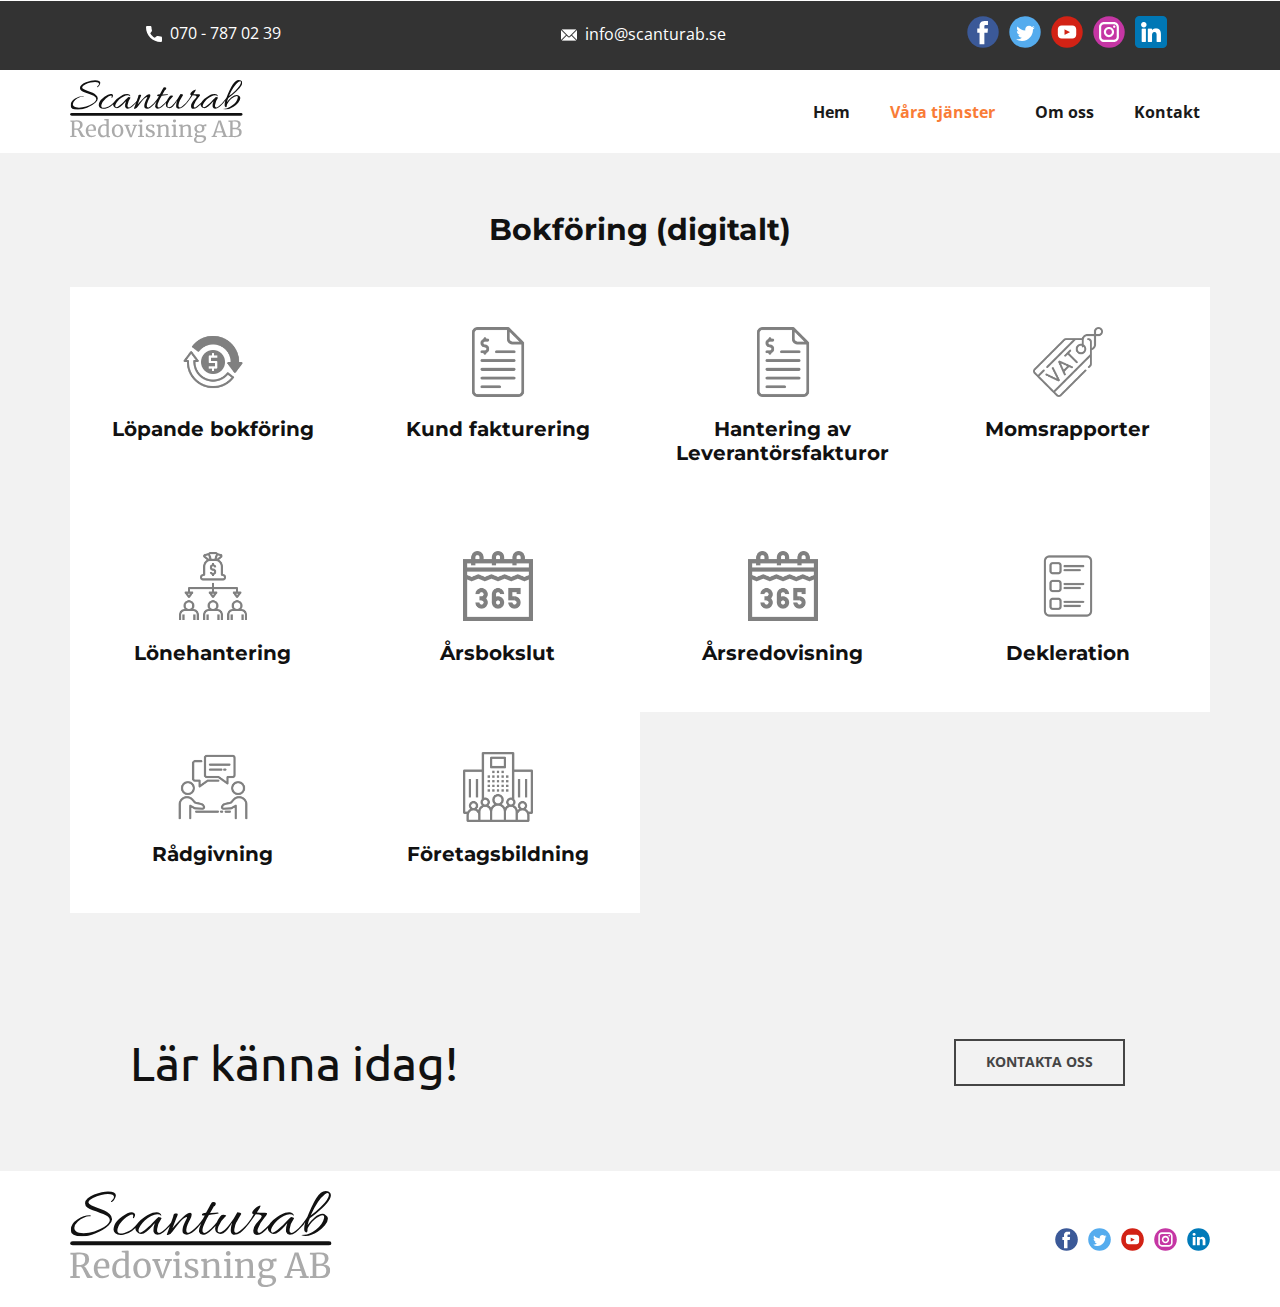
<file: Scanturab/Accounting-Digital.html>
<!DOCTYPE html>
<html style="font-size: 16px;" lang="en-SE"><head>
    <meta name="viewport" content="width=device-width, initial-scale=1.0">
    <meta charset="utf-8">
    <meta name="keywords" content="​Bokföring (digitalt)">
    <meta name="description" content="Har vi på Scanturab utvecklat allt från kreativa kampanjsidor till avancerade e-handelsplattformar. Oavsett hur stort eller litet projekt bygger vi resultatdrivna digitala lösningar utifrån era förutsättningar, behov och önskemål. Läs mer om vad vi kan erbjuda inom webb &amp; teknik här!">
    <title>Accounting Digital</title>
    <link rel="stylesheet" href="nicepage.css" media="screen">
<link rel="stylesheet" href="Accounting-Digital.css" media="screen">
    <script class="u-script" type="text/javascript" src="jquery.js" defer=""></script>
    <script class="u-script" type="text/javascript" src="nicepage.js" defer=""></script>
    <meta name="generator" content="Nicepage 4.21.5, nicepage.com">
    <link id="u-theme-google-font" rel="stylesheet" href="https://fonts.googleapis.com/css?family=Montserrat:100,100i,200,200i,300,300i,400,400i,500,500i,600,600i,700,700i,800,800i,900,900i|Open+Sans:300,300i,400,400i,500,500i,600,600i,700,700i,800,800i">
    <link id="u-page-google-font" rel="stylesheet" href="https://fonts.googleapis.com/css?family=Montserrat:100,100i,200,200i,300,300i,400,400i,500,500i,600,600i,700,700i,800,800i,900,900i|Ubuntu:300,300i,400,400i,500,500i,700,700i">
    
    
    
    <script type="application/ld+json">{
		"@context": "http://schema.org",
		"@type": "Organization",
		"name": "Scanturab",
		"logo": "images/logo-no-background.svg",
		"sameAs": [
				"https://www.facebook.com/profile.php?id=100087365395097",
				"https://twitter.com/ScanturabInfo",
				"https://www.youtube.com/channel/UCVpJNSHMXR_knVRoffYp-og/about",
				"https://www.instagram.com/scanturab/",
				"https://www.linkedin.com/company/scanturab",
				"https://www.facebook.com/profile.php?id=100087365395097",
				"https://twitter.com/ScanturabInfo",
				"https://www.youtube.com/channel/UCVpJNSHMXR_knVRoffYp-og/about",
				"https://www.instagram.com/scanturab/",
				"https://www.linkedin.com/company/scanturab"
		]
}</script>
    <meta name="theme-color" content="#55c2fd">
    <meta name="twitter:site" content="@">
    <meta name="twitter:card" content="summary_large_image">
    <meta name="twitter:title" content="Accounting Digital">
    <meta name="twitter:description" content="Scanturab">
    <meta property="og:title" content="Accounting Digital">
    <meta property="og:description" content="Har vi på Scanturab utvecklat allt från kreativa kampanjsidor till avancerade e-handelsplattformar. Oavsett hur stort eller litet projekt bygger vi resultatdrivna digitala lösningar utifrån era förutsättningar, behov och önskemål. Läs mer om vad vi kan erbjuda inom webb &amp; teknik här!">
    <meta property="og:type" content="website">
  <script>
    function gdprConfirmed() {
        return true;
    }
    if (gdprConfirmed()) {
    document.write("\
    \
    <!-- Google Analytics -->\
    <gascript async src=\"https://www.googletagmanager.com/gtag/js?id=G-Y30GPH48LL\"></gascript>\
    <gascript>\
        window.dataLayer = window.dataLayer || [];\
        function gtag(){dataLayer.push(arguments);}\
        gtag('js', new Date());\
        gtag('config', 'G-Y30GPH48LL');\
    </gascript>\
    <!-- End Google Analytics -->\
    ".replace(/gascript/g, 'script'));
    }
    </script></head>
  <body class="u-body u-xl-mode" data-lang="en"><header class=" u-clearfix u-header u-section-row-container" id="sec-031c"><div class="u-section-rows">
        <div class="u-align-center-xs u-grey-80 u-section-row u-valign-middle-xs u-section-row-1" id="sec-b03b">
          
          
          
          
          
          <div class="u-clearfix u-expanded-width u-layout-wrap u-layout-wrap-1">
            <div class="u-layout">
              <div class="u-layout-row">
                <div class="u-container-style u-layout-cell u-size-20 u-layout-cell-1">
                  <div class="u-container-layout u-container-layout-1">
                    <a href="tel:0707870239" class="u-active-none u-align-center u-bottom-left-radius-0 u-bottom-right-radius-0 u-btn u-btn-rectangle u-button-style u-hover-none u-none u-radius-0 u-top-left-radius-0 u-top-right-radius-0 u-btn-1"><span class="u-icon"><svg class="u-svg-content" viewBox="0 0 405.333 405.333" x="0px" y="0px" style="width: 1em; height: 1em;"><path d="M373.333,266.88c-25.003,0-49.493-3.904-72.704-11.563c-11.328-3.904-24.192-0.896-31.637,6.699l-46.016,34.752    c-52.8-28.181-86.592-61.952-114.389-114.368l33.813-44.928c8.512-8.512,11.563-20.971,7.915-32.64    C142.592,81.472,138.667,56.96,138.667,32c0-17.643-14.357-32-32-32H32C14.357,0,0,14.357,0,32    c0,205.845,167.488,373.333,373.333,373.333c17.643,0,32-14.357,32-32V298.88C405.333,281.237,390.976,266.88,373.333,266.88z"></path></svg><img></span>&nbsp;​​ 070 - 787 02 39
                    </a>
                  </div>
                </div>
                <div class="u-container-style u-layout-cell u-size-20 u-layout-cell-2">
                  <div class="u-container-layout u-container-layout-2">
                    <a href="mailto:info@scanturab.se" class="u-active-none u-align-center u-bottom-left-radius-0 u-bottom-right-radius-0 u-btn u-btn-rectangle u-button-style u-hover-none u-none u-radius-0 u-top-left-radius-0 u-top-right-radius-0 u-btn-2"><span class="u-icon"></span>&nbsp; <span class="u-file-icon u-icon u-text-white"><img src="images/542689-e094886c.png" alt=""></span>&nbsp;​​ ​info@scanturab.se
                    </a>
                  </div>
                </div>
                <div class="u-container-style u-layout-cell u-size-20 u-layout-cell-3">
                  <div class="u-container-layout u-container-layout-3">
                    <div class="u-align-center u-social-icons u-spacing-10 u-social-icons-1">
                      <a class="u-social-url" title="facebook" target="_blank" href="https://www.facebook.com/profile.php?id=100087365395097"><span class="u-icon u-social-facebook u-social-icon u-icon-4"><svg class="u-svg-link" preserveAspectRatio="xMidYMin slice" viewBox="0 0 112 112" style=""><use xmlns:xlink="http://www.w3.org/1999/xlink" xlink:href="#svg-9e47"></use></svg><svg class="u-svg-content" viewBox="0 0 112 112" x="0" y="0" id="svg-9e47"><circle fill="currentColor" cx="56.1" cy="56.1" r="55"></circle><path fill="#FFFFFF" d="M73.5,31.6h-9.1c-1.4,0-3.6,0.8-3.6,3.9v8.5h12.6L72,58.3H60.8v40.8H43.9V58.3h-8V43.9h8v-9.2
            c0-6.7,3.1-17,17-17h12.5v13.9H73.5z"></path></svg></span>
                      </a>
                      <a class="u-social-url" title="twitter" target="_blank" href="https://twitter.com/ScanturabInfo"><span class="u-icon u-social-icon u-social-twitter u-icon-5"><svg class="u-svg-link" preserveAspectRatio="xMidYMin slice" viewBox="0 0 112 112" style=""><use xmlns:xlink="http://www.w3.org/1999/xlink" xlink:href="#svg-c987"></use></svg><svg class="u-svg-content" viewBox="0 0 112 112" x="0" y="0" id="svg-c987"><circle fill="currentColor" class="st0" cx="56.1" cy="56.1" r="55"></circle><path fill="#FFFFFF" d="M83.8,47.3c0,0.6,0,1.2,0,1.7c0,17.7-13.5,38.2-38.2,38.2C38,87.2,31,85,25,81.2c1,0.1,2.1,0.2,3.2,0.2
            c6.3,0,12.1-2.1,16.7-5.7c-5.9-0.1-10.8-4-12.5-9.3c0.8,0.2,1.7,0.2,2.5,0.2c1.2,0,2.4-0.2,3.5-0.5c-6.1-1.2-10.8-6.7-10.8-13.1
            c0-0.1,0-0.1,0-0.2c1.8,1,3.9,1.6,6.1,1.7c-3.6-2.4-6-6.5-6-11.2c0-2.5,0.7-4.8,1.8-6.7c6.6,8.1,16.5,13.5,27.6,14
            c-0.2-1-0.3-2-0.3-3.1c0-7.4,6-13.4,13.4-13.4c3.9,0,7.3,1.6,9.8,4.2c3.1-0.6,5.9-1.7,8.5-3.3c-1,3.1-3.1,5.8-5.9,7.4
            c2.7-0.3,5.3-1,7.7-2.1C88.7,43,86.4,45.4,83.8,47.3z"></path></svg></span>
                      </a>
                      <a class="u-social-url" target="_blank" data-type="YouTube" title="YouTube" href="https://www.youtube.com/channel/UCVpJNSHMXR_knVRoffYp-og/about"><span class="u-icon u-social-icon u-social-youtube u-icon-6"><svg class="u-svg-link" preserveAspectRatio="xMidYMin slice" viewBox="0 0 112 112" style=""><use xmlns:xlink="http://www.w3.org/1999/xlink" xlink:href="#svg-d634"></use></svg><svg class="u-svg-content" viewBox="0 0 112 112" x="0" y="0" id="svg-d634"><circle fill="currentColor" cx="56.1" cy="56.1" r="55"></circle><path fill="#FFFFFF" d="M74.9,33.3H37.3c-7.4,0-13.4,6-13.4,13.4v18.8c0,7.4,6,13.4,13.4,13.4h37.6c7.4,0,13.4-6,13.4-13.4V46.7 C88.3,39.3,82.3,33.3,74.9,33.3L74.9,33.3z M65.9,57l-17.6,8.4c-0.5,0.2-1-0.1-1-0.6V47.5c0-0.5,0.6-0.9,1-0.6l17.6,8.9 C66.4,56,66.4,56.8,65.9,57L65.9,57z"></path></svg></span>
                      </a>
                      <a class="u-social-url" title="instagram" target="_blank" href="https://www.instagram.com/scanturab/"><span class="u-icon u-social-icon u-social-instagram u-icon-7"><svg class="u-svg-link" preserveAspectRatio="xMidYMin slice" viewBox="0 0 112 112" style=""><use xmlns:xlink="http://www.w3.org/1999/xlink" xlink:href="#svg-9955"></use></svg><svg class="u-svg-content" viewBox="0 0 112 112" x="0" y="0" id="svg-9955"><circle fill="currentColor" cx="56.1" cy="56.1" r="55"></circle><path fill="#FFFFFF" d="M55.9,38.2c-9.9,0-17.9,8-17.9,17.9C38,66,46,74,55.9,74c9.9,0,17.9-8,17.9-17.9C73.8,46.2,65.8,38.2,55.9,38.2
            z M55.9,66.4c-5.7,0-10.3-4.6-10.3-10.3c-0.1-5.7,4.6-10.3,10.3-10.3c5.7,0,10.3,4.6,10.3,10.3C66.2,61.8,61.6,66.4,55.9,66.4z"></path><path fill="#FFFFFF" d="M74.3,33.5c-2.3,0-4.2,1.9-4.2,4.2s1.9,4.2,4.2,4.2s4.2-1.9,4.2-4.2S76.6,33.5,74.3,33.5z"></path><path fill="#FFFFFF" d="M73.1,21.3H38.6c-9.7,0-17.5,7.9-17.5,17.5v34.5c0,9.7,7.9,17.6,17.5,17.6h34.5c9.7,0,17.5-7.9,17.5-17.5V38.8
            C90.6,29.1,82.7,21.3,73.1,21.3z M83,73.3c0,5.5-4.5,9.9-9.9,9.9H38.6c-5.5,0-9.9-4.5-9.9-9.9V38.8c0-5.5,4.5-9.9,9.9-9.9h34.5
            c5.5,0,9.9,4.5,9.9,9.9V73.3z"></path></svg></span>
                      </a>
                      <a class="u-social-url" target="_blank" data-type="Custom" title="Linkedin" href="https://www.linkedin.com/company/scanturab"><span class="u-file-icon u-icon u-social-custom u-social-icon u-icon-8"><img src="images/3536505.png" alt=""></span>
                      </a>
                    </div>
                  </div>
                </div>
              </div>
            </div>
          </div>
        </div>
        <div class="u-align-center-xs u-section-row u-section-row-2" id="sec-71fa">
          <div class="u-clearfix u-sheet u-valign-middle u-sheet-1">
            <a href="Home.html" class="u-align-left u-image u-logo u-image-1" data-image-width="1000" data-image-height="366" title="Home">
              <img src="images/logo-no-background.svg" class="u-logo-image u-logo-image-1" data-image-width="80">
            </a>
            <nav class="u-menu u-menu-dropdown u-offcanvas u-menu-1">
              <div class="menu-collapse" style="font-size: 1rem; letter-spacing: 0px; font-weight: 700;">
                <a class="u-button-style u-custom-active-border-color u-custom-border u-custom-border-color u-custom-borders u-custom-hover-border-color u-custom-left-right-menu-spacing u-custom-text-active-color u-custom-text-color u-custom-text-hover-color u-custom-top-bottom-menu-spacing u-nav-link" href="#">
                  <svg class="u-svg-link" viewBox="0 0 24 24"><use xmlns:xlink="http://www.w3.org/1999/xlink" xlink:href="#menu-hamburger"></use></svg>
                  <svg class="u-svg-content" version="1.1" id="menu-hamburger" viewBox="0 0 16 16" x="0px" y="0px" xmlns:xlink="http://www.w3.org/1999/xlink" xmlns="http://www.w3.org/2000/svg"><g><rect y="1" width="16" height="2"></rect><rect y="7" width="16" height="2"></rect><rect y="13" width="16" height="2"></rect>
</g></svg>
                </a>
              </div>
              <div class="u-custom-menu u-nav-container">
                <ul class="u-nav u-spacing-20 u-unstyled u-nav-1"><li class="u-nav-item"><a class="u-button-style u-nav-link u-text-active-palette-2-base u-text-grey-90 u-text-hover-palette-2-base" href="Home.html" style="padding: 10px;">Hem</a>
</li><li class="u-nav-item"><a class="u-button-style u-nav-link u-text-active-palette-2-base u-text-grey-90 u-text-hover-palette-2-base" style="padding: 10px;">Våra tjänster</a><div class="u-nav-popup"><ul class="u-h-spacing-20 u-nav u-unstyled u-v-spacing-10"><li class="u-nav-item"><a class="u-button-style u-nav-link u-white" href="Accounting-Digital.html">Bokföring (digitalt)</a>
</li><li class="u-nav-item"><a class="u-button-style u-nav-link u-white" href="Migration-and-work-permits.html">Migration och arbetstillstånd</a>
</li><li class="u-nav-item"><a class="u-button-style u-nav-link u-white" href="Web.html">Webbutveckling</a>
</li></ul>
</div>
</li><li class="u-nav-item"><a class="u-button-style u-nav-link u-text-active-palette-2-base u-text-grey-90 u-text-hover-palette-2-base" href="About.html" style="padding: 10px;">Om oss</a>
</li><li class="u-nav-item"><a class="u-button-style u-nav-link u-text-active-palette-2-base u-text-grey-90 u-text-hover-palette-2-base" href="Contact.html" style="padding: 10px;">Kontakt</a>
</li></ul>
              </div>
              <div class="u-custom-menu u-nav-container-collapse">
                <div class="u-black u-container-style u-inner-container-layout u-opacity u-opacity-95 u-sidenav">
                  <div class="u-inner-container-layout u-sidenav-overflow">
                    <div class="u-menu-close"></div>
                    <ul class="u-align-center u-nav u-popupmenu-items u-unstyled u-nav-3"><li class="u-nav-item"><a class="u-button-style u-nav-link" href="Home.html">Hem</a>
</li><li class="u-nav-item"><a class="u-button-style u-nav-link">Våra tjänster</a><div class="u-nav-popup"><ul class="u-h-spacing-20 u-nav u-unstyled u-v-spacing-10"><li class="u-nav-item"><a class="u-button-style u-nav-link" href="Accounting-Digital.html">Bokföring (digitalt)</a>
</li><li class="u-nav-item"><a class="u-button-style u-nav-link" href="Migration-and-work-permits.html">Migration och arbetstillstånd</a>
</li><li class="u-nav-item"><a class="u-button-style u-nav-link" href="Web.html">Webbutveckling</a>
</li></ul>
</div>
</li><li class="u-nav-item"><a class="u-button-style u-nav-link" href="About.html">Om oss</a>
</li><li class="u-nav-item"><a class="u-button-style u-nav-link" href="Contact.html">Kontakt</a>
</li></ul>
                  </div>
                </div>
                <div class="u-black u-menu-overlay u-opacity u-opacity-70"></div>
              </div>
            </nav>
          </div>
          
          
          
          
          
        </div>
      </div></header>
    <section class="u-align-center u-clearfix u-container-align-center u-grey-5 u-section-1" id="carousel_02f6">
      
      
      
      
      
      
      
      
      
      
      
      
      
      
      
      
      <div class="u-clearfix u-sheet u-sheet-1">
        <h2 class="u-custom-font u-font-montserrat u-text u-text-default u-text-1"> Bokföring (digitalt)</h2>
        <div class="u-expanded-width u-layout-grid u-list u-list-1">
          <div class="u-repeater u-repeater-1">
            <div class="u-align-left u-container-style u-custom-item u-list-item u-repeater-item u-shape-rectangle u-video-cover u-white">
              <div class="u-container-layout u-similar-container u-container-layout-1"><span class="u-align-center u-file-icon u-icon u-text-grey-50 u-icon-1" data-animation-name="" data-animation-duration="0" data-animation-delay="0" data-animation-direction=""><img src="images/5347778-b89f2b41.png" alt=""></span>
                <h4 class="u-align-center u-custom-font u-font-montserrat u-text u-text-2"> Löpande bokföring</h4>
              </div>
            </div>
            <div class="u-align-left u-container-style u-custom-item u-list-item u-repeater-item u-shape-rectangle u-video-cover u-white">
              <div class="u-container-layout u-similar-container u-container-layout-2"><span class="u-align-center u-file-icon u-icon u-text-grey-50 u-icon-2" data-animation-name="" data-animation-duration="0" data-animation-delay="0" data-animation-direction=""><img src="images/522575-3c9d583a.png" alt=""></span>
                <h4 class="u-align-center u-custom-font u-font-montserrat u-text u-text-3"> Kund fakturering</h4>
              </div>
            </div>
            <div class="u-align-left u-container-style u-custom-item u-list-item u-repeater-item u-shape-rectangle u-video-cover u-white">
              <div class="u-container-layout u-similar-container u-container-layout-3"><span class="u-align-center u-file-icon u-icon u-text-grey-50 u-icon-3" data-animation-name="" data-animation-duration="0" data-animation-delay="0" data-animation-direction=""><img src="images/522575-3c9d583a.png" alt=""></span>
                <h4 class="u-align-center u-custom-font u-font-montserrat u-text u-text-4"> Hantering av Leverantörsfakturor</h4>
              </div>
            </div>
            <div class="u-align-left u-container-style u-custom-item u-list-item u-repeater-item u-shape-rectangle u-video-cover u-white">
              <div class="u-container-layout u-similar-container u-container-layout-4"><span class="u-align-center u-file-icon u-icon u-text-grey-50 u-icon-4" data-animation-name="" data-animation-duration="0" data-animation-delay="0" data-animation-direction=""><img src="images/3868509-9f215681.png" alt=""></span>
                <h4 class="u-align-center u-custom-font u-font-montserrat u-text u-text-5"> Momsrapporter</h4>
              </div>
            </div>
            <div class="u-align-left u-container-style u-custom-item u-list-item u-repeater-item u-shape-rectangle u-video-cover u-white">
              <div class="u-container-layout u-similar-container u-container-layout-5"><span class="u-align-center u-file-icon u-icon u-text-grey-50 u-icon-5" data-animation-name="" data-animation-duration="0" data-animation-delay="0" data-animation-direction=""><img src="images/3053652-3043714f.png" alt=""></span>
                <h4 class="u-align-center u-custom-font u-font-montserrat u-text u-text-6"> Lönehantering</h4>
              </div>
            </div>
            <div class="u-align-left u-container-style u-custom-item u-list-item u-repeater-item u-shape-rectangle u-video-cover u-white u-list-item-6">
              <div class="u-container-layout u-similar-container u-container-layout-6"><span class="u-align-center u-file-icon u-icon u-text-grey-50 u-icon-6" data-animation-name="" data-animation-duration="0" data-animation-delay="0" data-animation-direction=""><img src="images/4858887-ffcd433f.png" alt=""></span>
                <h4 class="u-align-center u-custom-font u-font-montserrat u-text u-text-7"> Årsbokslut</h4>
              </div>
            </div>
            <div class="u-align-left u-container-style u-custom-item u-list-item u-repeater-item u-shape-rectangle u-video-cover u-white u-list-item-7">
              <div class="u-container-layout u-similar-container u-container-layout-7"><span class="u-align-center u-file-icon u-icon u-text-grey-50 u-icon-7" data-animation-name="" data-animation-duration="0" data-animation-delay="0" data-animation-direction=""><img src="images/4858887-ffcd433f.png" alt=""></span>
                <h4 class="u-align-center u-custom-font u-font-montserrat u-text u-text-8"> Årsredovisning</h4>
              </div>
            </div>
            <div class="u-align-left u-container-style u-custom-item u-list-item u-repeater-item u-shape-rectangle u-video-cover u-white">
              <div class="u-container-layout u-similar-container u-container-layout-8"><span class="u-align-center u-file-icon u-icon u-text-grey-50 u-icon-8"><img src="images/7879525-ad86f5bb.png" alt=""></span>
                <h4 class="u-align-center u-custom-font u-font-montserrat u-text u-text-9"> Dekleration</h4>
              </div>
            </div>
            <div class="u-align-left u-container-style u-custom-item u-list-item u-repeater-item u-shape-rectangle u-video-cover u-white u-list-item-9">
              <div class="u-container-layout u-similar-container u-container-layout-9"><span class="u-align-center u-file-icon u-icon u-text-grey-50 u-icon-9" data-animation-name="" data-animation-duration="0" data-animation-delay="0" data-animation-direction=""><img src="images/3944356-76ac9e4a.png" alt=""></span>
                <h4 class="u-align-center u-custom-font u-font-montserrat u-text u-text-10"> Rådgivning</h4>
              </div>
            </div>
            <div class="u-align-left u-container-style u-custom-item u-list-item u-repeater-item u-shape-rectangle u-video-cover u-white u-list-item-10">
              <div class="u-container-layout u-similar-container u-container-layout-10"><span class="u-align-center u-file-icon u-icon u-text-grey-50 u-icon-10" data-animation-name="" data-animation-duration="0" data-animation-delay="0" data-animation-direction=""><img src="images/993891-15cc677e.png" alt=""></span>
                <h4 class="u-align-center u-custom-font u-font-montserrat u-text u-text-11"> Företagsbildning</h4>
              </div>
            </div>
          </div>
        </div>
      </div>
    </section>
    <section class="u-clearfix u-grey-5 u-section-2" id="sec-575f">
      <div class="u-clearfix u-sheet u-valign-middle u-sheet-1">
        <div class="u-clearfix u-expanded-width u-layout-wrap u-layout-wrap-1">
          <div class="u-layout">
            <div class="u-layout-row">
              <div class="u-align-center-sm u-align-center-xs u-align-left-lg u-align-left-md u-align-left-xl u-container-style u-layout-cell u-left-cell u-size-42 u-layout-cell-1">
                <div class="u-container-layout u-valign-middle u-container-layout-1">
                  <h3 class="u-custom-font u-font-ubuntu u-text u-text-default u-text-1"> Lär känna idag!</h3>
                </div>
              </div>
              <div class="u-align-left u-container-style u-layout-cell u-right-cell u-size-18 u-layout-cell-2">
                <div class="u-container-layout u-valign-middle u-container-layout-2">
                  <a href="Contact.html" class="u-border-2 u-border-grey-dark-1 u-btn u-button-style u-btn-1"> Kontakta oss</a>
                </div>
              </div>
            </div>
          </div>
        </div>
      </div>
    </section>
    
    
    <footer class="u-align-center-md u-align-center-sm u-align-center-xs u-clearfix u-footer" id="sec-225e"><div class="u-clearfix u-sheet u-sheet-1">
        <a href="Home.html" class="u-align-center-xs u-image u-logo u-image-1" data-image-width="1000" data-image-height="366" title="Home">
          <img src="images/logo-no-background.svg" class="u-logo-image u-logo-image-1">
        </a>
        <div class="u-align-center-xs u-align-left-lg u-align-left-md u-align-left-sm u-align-left-xl u-social-icons u-spacing-10 u-social-icons-1">
          <a class="u-social-url" title="Facebook" target="_blank" href="https://www.facebook.com/profile.php?id=100087365395097"><span class="u-icon u-social-facebook u-social-icon u-icon-1"><svg class="u-svg-link" preserveAspectRatio="xMidYMin slice" viewBox="0 0 112 112" style=""><use xmlns:xlink="http://www.w3.org/1999/xlink" xlink:href="#svg-08cb"></use></svg><svg class="u-svg-content" viewBox="0 0 112 112" x="0" y="0" id="svg-08cb"><circle fill="currentColor" cx="56.1" cy="56.1" r="55"></circle><path fill="#FFFFFF" d="M73.5,31.6h-9.1c-1.4,0-3.6,0.8-3.6,3.9v8.5h12.6L72,58.3H60.8v40.8H43.9V58.3h-8V43.9h8v-9.2
            c0-6.7,3.1-17,17-17h12.5v13.9H73.5z"></path></svg></span>
          </a>
          <a class="u-social-url" title="twitter" target="_blank" href="https://twitter.com/ScanturabInfo"><span class="u-icon u-social-icon u-social-twitter u-icon-2"><svg class="u-svg-link" preserveAspectRatio="xMidYMin slice" viewBox="0 0 112 112" style=""><use xmlns:xlink="http://www.w3.org/1999/xlink" xlink:href="#svg-f566"></use></svg><svg class="u-svg-content" viewBox="0 0 112 112" x="0" y="0" id="svg-f566"><circle fill="currentColor" class="st0" cx="56.1" cy="56.1" r="55"></circle><path fill="#FFFFFF" d="M83.8,47.3c0,0.6,0,1.2,0,1.7c0,17.7-13.5,38.2-38.2,38.2C38,87.2,31,85,25,81.2c1,0.1,2.1,0.2,3.2,0.2
            c6.3,0,12.1-2.1,16.7-5.7c-5.9-0.1-10.8-4-12.5-9.3c0.8,0.2,1.7,0.2,2.5,0.2c1.2,0,2.4-0.2,3.5-0.5c-6.1-1.2-10.8-6.7-10.8-13.1
            c0-0.1,0-0.1,0-0.2c1.8,1,3.9,1.6,6.1,1.7c-3.6-2.4-6-6.5-6-11.2c0-2.5,0.7-4.8,1.8-6.7c6.6,8.1,16.5,13.5,27.6,14
            c-0.2-1-0.3-2-0.3-3.1c0-7.4,6-13.4,13.4-13.4c3.9,0,7.3,1.6,9.8,4.2c3.1-0.6,5.9-1.7,8.5-3.3c-1,3.1-3.1,5.8-5.9,7.4
            c2.7-0.3,5.3-1,7.7-2.1C88.7,43,86.4,45.4,83.8,47.3z"></path></svg></span>
          </a>
          <a class="u-social-url" target="_blank" data-type="YouTube" title="YouTube" href="https://www.youtube.com/channel/UCVpJNSHMXR_knVRoffYp-og/about"><span class="u-icon u-social-icon u-social-youtube u-icon-3"><svg class="u-svg-link" preserveAspectRatio="xMidYMin slice" viewBox="0 0 112 112" style=""><use xmlns:xlink="http://www.w3.org/1999/xlink" xlink:href="#svg-5755"></use></svg><svg class="u-svg-content" viewBox="0 0 112 112" x="0" y="0" id="svg-5755"><circle fill="currentColor" cx="56.1" cy="56.1" r="55"></circle><path fill="#FFFFFF" d="M74.9,33.3H37.3c-7.4,0-13.4,6-13.4,13.4v18.8c0,7.4,6,13.4,13.4,13.4h37.6c7.4,0,13.4-6,13.4-13.4V46.7 C88.3,39.3,82.3,33.3,74.9,33.3L74.9,33.3z M65.9,57l-17.6,8.4c-0.5,0.2-1-0.1-1-0.6V47.5c0-0.5,0.6-0.9,1-0.6l17.6,8.9 C66.4,56,66.4,56.8,65.9,57L65.9,57z"></path></svg></span>
          </a>
          <a class="u-social-url" title="instagram" target="_blank" href="https://www.instagram.com/scanturab/"><span class="u-icon u-social-icon u-social-instagram u-icon-4"><svg class="u-svg-link" preserveAspectRatio="xMidYMin slice" viewBox="0 0 112 112" style=""><use xmlns:xlink="http://www.w3.org/1999/xlink" xlink:href="#svg-a1ae"></use></svg><svg class="u-svg-content" viewBox="0 0 112 112" x="0" y="0" id="svg-a1ae"><circle fill="currentColor" cx="56.1" cy="56.1" r="55"></circle><path fill="#FFFFFF" d="M55.9,38.2c-9.9,0-17.9,8-17.9,17.9C38,66,46,74,55.9,74c9.9,0,17.9-8,17.9-17.9C73.8,46.2,65.8,38.2,55.9,38.2
            z M55.9,66.4c-5.7,0-10.3-4.6-10.3-10.3c-0.1-5.7,4.6-10.3,10.3-10.3c5.7,0,10.3,4.6,10.3,10.3C66.2,61.8,61.6,66.4,55.9,66.4z"></path><path fill="#FFFFFF" d="M74.3,33.5c-2.3,0-4.2,1.9-4.2,4.2s1.9,4.2,4.2,4.2s4.2-1.9,4.2-4.2S76.6,33.5,74.3,33.5z"></path><path fill="#FFFFFF" d="M73.1,21.3H38.6c-9.7,0-17.5,7.9-17.5,17.5v34.5c0,9.7,7.9,17.6,17.5,17.6h34.5c9.7,0,17.5-7.9,17.5-17.5V38.8
            C90.6,29.1,82.7,21.3,73.1,21.3z M83,73.3c0,5.5-4.5,9.9-9.9,9.9H38.6c-5.5,0-9.9-4.5-9.9-9.9V38.8c0-5.5,4.5-9.9,9.9-9.9h34.5
            c5.5,0,9.9,4.5,9.9,9.9V73.3z"></path></svg></span>
          </a>
          <a class="u-social-url" title="Linkedin" target="_blank" href="https://www.linkedin.com/company/scanturab"><span class="u-icon u-social-icon u-social-linkedin u-icon-5"><svg class="u-svg-link" preserveAspectRatio="xMidYMin slice" viewBox="0 0 112 112" style=""><use xmlns:xlink="http://www.w3.org/1999/xlink" xlink:href="#svg-8ebb"></use></svg><svg class="u-svg-content" viewBox="0 0 112 112" x="0" y="0" id="svg-8ebb"><circle fill="currentColor" cx="56.1" cy="56.1" r="55"></circle><path fill="#FFFFFF" d="M41.3,83.7H27.9V43.4h13.4V83.7z M34.6,37.9L34.6,37.9c-4.6,0-7.5-3.1-7.5-7c0-4,3-7,7.6-7s7.4,3,7.5,7
            C42.2,34.8,39.2,37.9,34.6,37.9z M89.6,83.7H76.2V62.2c0-5.4-1.9-9.1-6.8-9.1c-3.7,0-5.9,2.5-6.9,4.9c-0.4,0.9-0.4,2.1-0.4,3.3v22.5
            H48.7c0,0,0.2-36.5,0-40.3h13.4v5.7c1.8-2.7,5-6.7,12.1-6.7c8.8,0,15.4,5.8,15.4,18.1V83.7z"></path></svg></span>
          </a>
        </div>
      </div></footer>
  
</body></html>
</file>
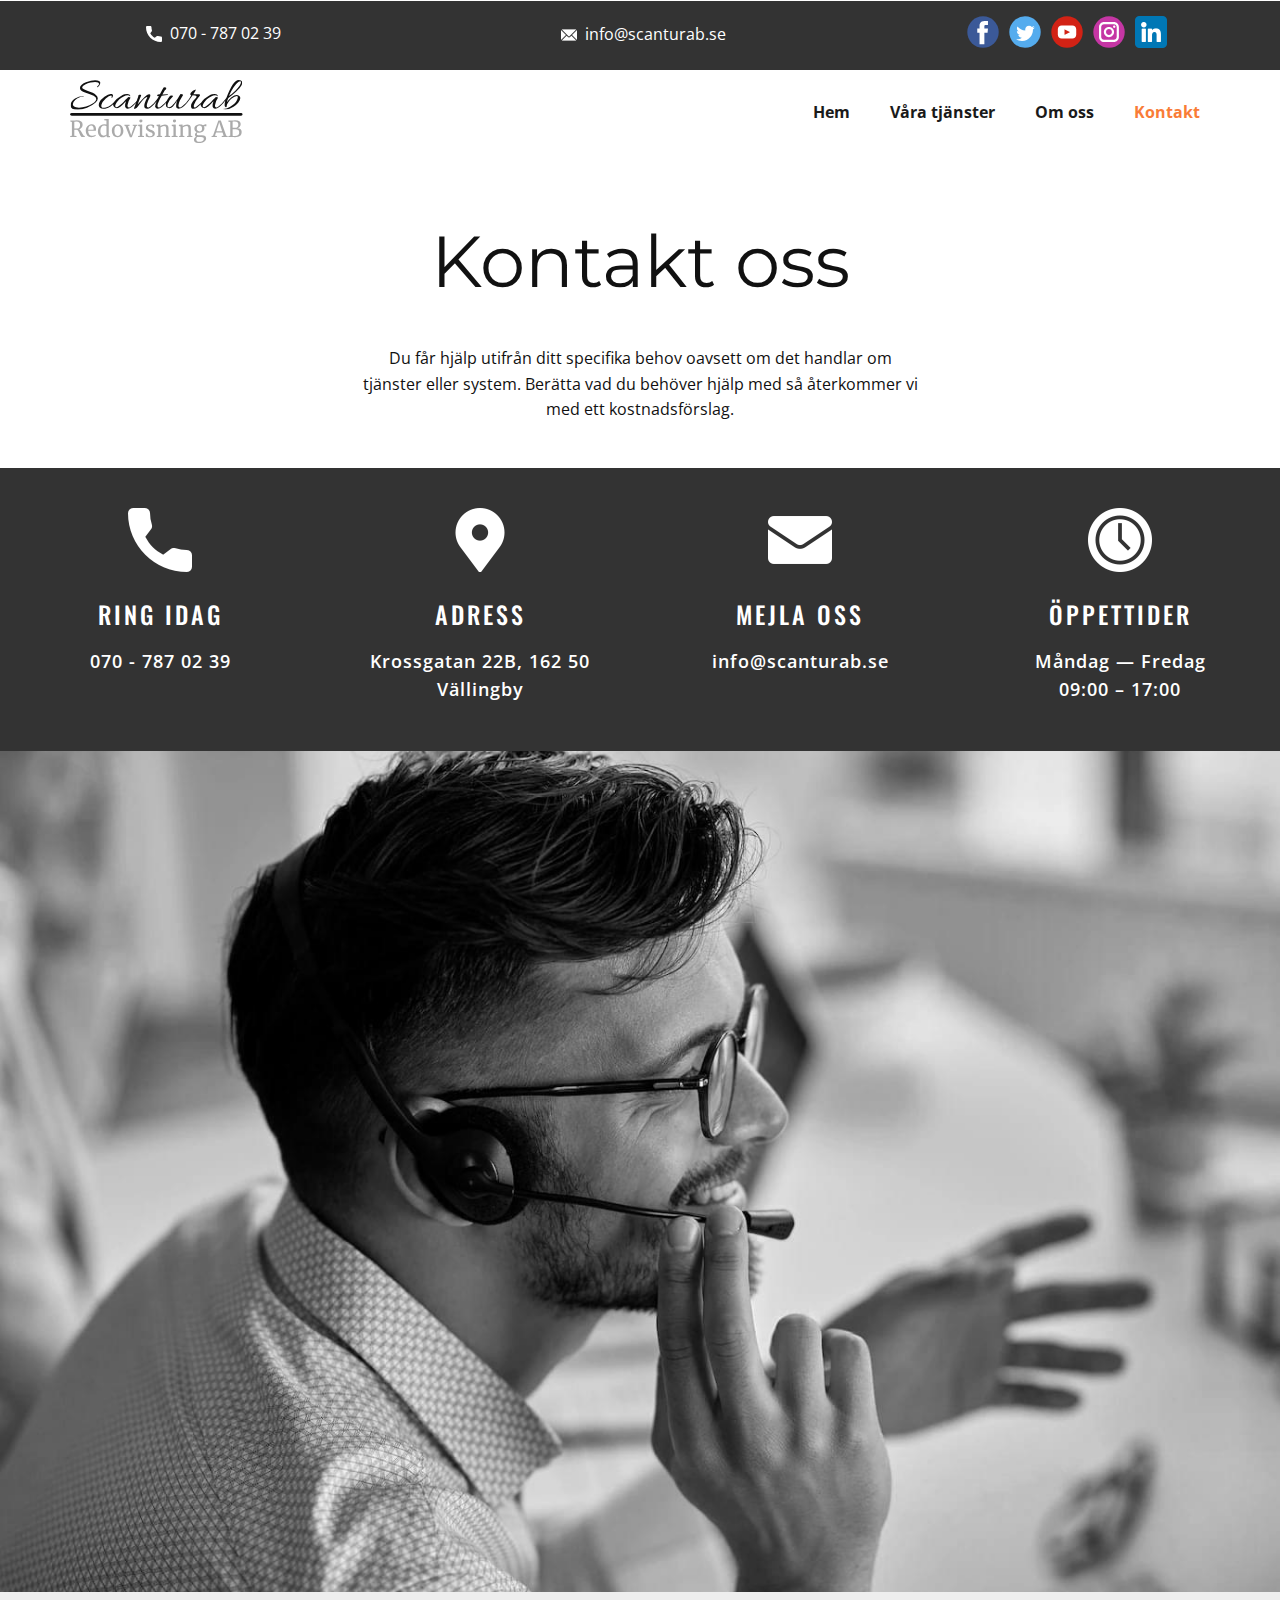
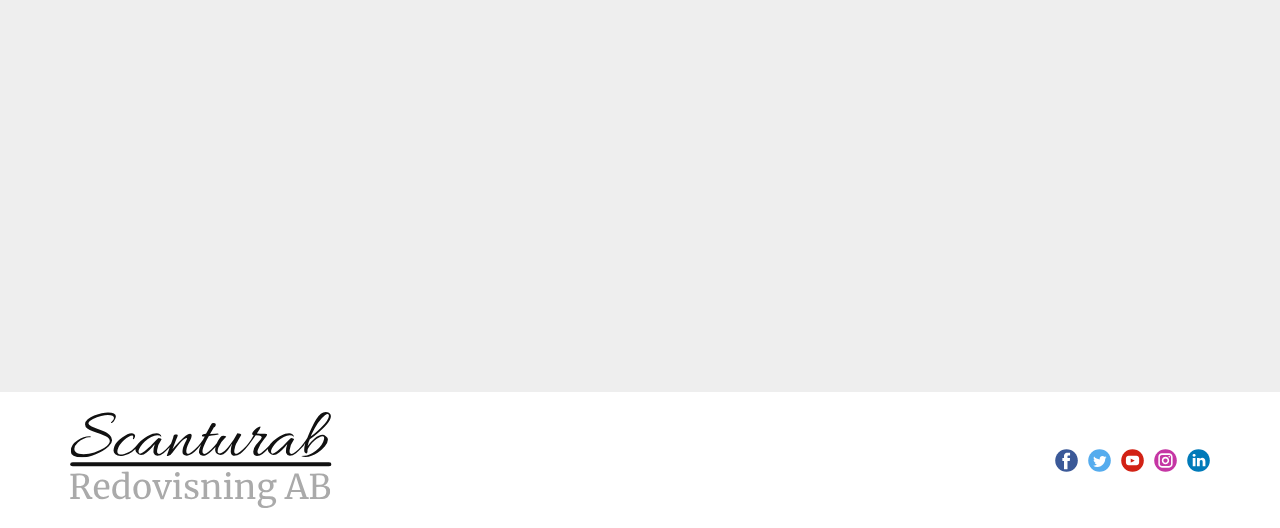
<file: Scanturab/Contact.html>
<!DOCTYPE html>
<html style="font-size: 16px;" lang="en-SE"><head>
    <meta name="viewport" content="width=device-width, initial-scale=1.0">
    <meta charset="utf-8">
    <meta name="keywords" content="Kontakt oss">
    <meta name="description" content="Har vi på Scanturab utvecklat allt från kreativa kampanjsidor till avancerade e-handelsplattformar. Oavsett hur stort eller litet projekt bygger vi resultatdrivna digitala lösningar utifrån era förutsättningar, behov och önskemål. Läs mer om vad vi kan erbjuda inom webb &amp; teknik här!">
    <title>Contact</title>
    <link rel="stylesheet" href="nicepage.css" media="screen">
<link rel="stylesheet" href="Contact.css" media="screen">
    <script class="u-script" type="text/javascript" src="jquery.js" defer=""></script>
    <script class="u-script" type="text/javascript" src="nicepage.js" defer=""></script>
    <meta name="generator" content="Nicepage 4.21.5, nicepage.com">
    <link id="u-theme-google-font" rel="stylesheet" href="https://fonts.googleapis.com/css?family=Montserrat:100,100i,200,200i,300,300i,400,400i,500,500i,600,600i,700,700i,800,800i,900,900i|Open+Sans:300,300i,400,400i,500,500i,600,600i,700,700i,800,800i">
    <link id="u-page-google-font" rel="stylesheet" href="https://fonts.googleapis.com/css?family=Oswald:200,300,400,500,600,700">
    
    
    
    <script type="application/ld+json">{
		"@context": "http://schema.org",
		"@type": "Organization",
		"name": "Scanturab",
		"logo": "images/logo-no-background.svg",
		"sameAs": [
				"https://www.facebook.com/profile.php?id=100087365395097",
				"https://twitter.com/ScanturabInfo",
				"https://www.youtube.com/channel/UCVpJNSHMXR_knVRoffYp-og/about",
				"https://www.instagram.com/scanturab/",
				"https://www.linkedin.com/company/scanturab",
				"https://www.facebook.com/profile.php?id=100087365395097",
				"https://twitter.com/ScanturabInfo",
				"https://www.youtube.com/channel/UCVpJNSHMXR_knVRoffYp-og/about",
				"https://www.instagram.com/scanturab/",
				"https://www.linkedin.com/company/scanturab"
		]
}</script>
    <meta name="theme-color" content="#55c2fd">
    <meta name="twitter:site" content="@">
    <meta name="twitter:card" content="summary_large_image">
    <meta name="twitter:title" content="Contact">
    <meta name="twitter:description" content="Scanturab">
    <meta property="og:title" content="Contact">
    <meta property="og:description" content="Har vi på Scanturab utvecklat allt från kreativa kampanjsidor till avancerade e-handelsplattformar. Oavsett hur stort eller litet projekt bygger vi resultatdrivna digitala lösningar utifrån era förutsättningar, behov och önskemål. Läs mer om vad vi kan erbjuda inom webb &amp; teknik här!">
    <meta property="og:type" content="website">
  <script>
    function gdprConfirmed() {
        return true;
    }
    if (gdprConfirmed()) {
    document.write("\
    \
    <!-- Google Analytics -->\
    <gascript async src=\"https://www.googletagmanager.com/gtag/js?id=G-Y30GPH48LL\"></gascript>\
    <gascript>\
        window.dataLayer = window.dataLayer || [];\
        function gtag(){dataLayer.push(arguments);}\
        gtag('js', new Date());\
        gtag('config', 'G-Y30GPH48LL');\
    </gascript>\
    <!-- End Google Analytics -->\
    ".replace(/gascript/g, 'script'));
    }
    </script></head>
  <body class="u-body u-xl-mode" data-lang="en"><header class=" u-clearfix u-header u-section-row-container" id="sec-031c"><div class="u-section-rows">
        <div class="u-align-center-xs u-grey-80 u-section-row u-valign-middle-xs u-section-row-1" id="sec-b03b">
          
          
          
          
          
          <div class="u-clearfix u-expanded-width u-layout-wrap u-layout-wrap-1">
            <div class="u-layout">
              <div class="u-layout-row">
                <div class="u-container-style u-layout-cell u-size-20 u-layout-cell-1">
                  <div class="u-container-layout u-container-layout-1">
                    <a href="tel:0707870239" class="u-active-none u-align-center u-bottom-left-radius-0 u-bottom-right-radius-0 u-btn u-btn-rectangle u-button-style u-hover-none u-none u-radius-0 u-top-left-radius-0 u-top-right-radius-0 u-btn-1"><span class="u-icon"><svg class="u-svg-content" viewBox="0 0 405.333 405.333" x="0px" y="0px" style="width: 1em; height: 1em;"><path d="M373.333,266.88c-25.003,0-49.493-3.904-72.704-11.563c-11.328-3.904-24.192-0.896-31.637,6.699l-46.016,34.752    c-52.8-28.181-86.592-61.952-114.389-114.368l33.813-44.928c8.512-8.512,11.563-20.971,7.915-32.64    C142.592,81.472,138.667,56.96,138.667,32c0-17.643-14.357-32-32-32H32C14.357,0,0,14.357,0,32    c0,205.845,167.488,373.333,373.333,373.333c17.643,0,32-14.357,32-32V298.88C405.333,281.237,390.976,266.88,373.333,266.88z"></path></svg><img></span>&nbsp;​​ 070 - 787 02 39
                    </a>
                  </div>
                </div>
                <div class="u-container-style u-layout-cell u-size-20 u-layout-cell-2">
                  <div class="u-container-layout u-container-layout-2">
                    <a href="mailto:info@scanturab.se" class="u-active-none u-align-center u-bottom-left-radius-0 u-bottom-right-radius-0 u-btn u-btn-rectangle u-button-style u-hover-none u-none u-radius-0 u-top-left-radius-0 u-top-right-radius-0 u-btn-2"><span class="u-icon"></span>&nbsp; <span class="u-file-icon u-icon u-text-white"><img src="images/542689-e094886c.png" alt=""></span>&nbsp;​​ ​info@scanturab.se
                    </a>
                  </div>
                </div>
                <div class="u-container-style u-layout-cell u-size-20 u-layout-cell-3">
                  <div class="u-container-layout u-container-layout-3">
                    <div class="u-align-center u-social-icons u-spacing-10 u-social-icons-1">
                      <a class="u-social-url" title="facebook" target="_blank" href="https://www.facebook.com/profile.php?id=100087365395097"><span class="u-icon u-social-facebook u-social-icon u-icon-4"><svg class="u-svg-link" preserveAspectRatio="xMidYMin slice" viewBox="0 0 112 112" style=""><use xmlns:xlink="http://www.w3.org/1999/xlink" xlink:href="#svg-9e47"></use></svg><svg class="u-svg-content" viewBox="0 0 112 112" x="0" y="0" id="svg-9e47"><circle fill="currentColor" cx="56.1" cy="56.1" r="55"></circle><path fill="#FFFFFF" d="M73.5,31.6h-9.1c-1.4,0-3.6,0.8-3.6,3.9v8.5h12.6L72,58.3H60.8v40.8H43.9V58.3h-8V43.9h8v-9.2
            c0-6.7,3.1-17,17-17h12.5v13.9H73.5z"></path></svg></span>
                      </a>
                      <a class="u-social-url" title="twitter" target="_blank" href="https://twitter.com/ScanturabInfo"><span class="u-icon u-social-icon u-social-twitter u-icon-5"><svg class="u-svg-link" preserveAspectRatio="xMidYMin slice" viewBox="0 0 112 112" style=""><use xmlns:xlink="http://www.w3.org/1999/xlink" xlink:href="#svg-c987"></use></svg><svg class="u-svg-content" viewBox="0 0 112 112" x="0" y="0" id="svg-c987"><circle fill="currentColor" class="st0" cx="56.1" cy="56.1" r="55"></circle><path fill="#FFFFFF" d="M83.8,47.3c0,0.6,0,1.2,0,1.7c0,17.7-13.5,38.2-38.2,38.2C38,87.2,31,85,25,81.2c1,0.1,2.1,0.2,3.2,0.2
            c6.3,0,12.1-2.1,16.7-5.7c-5.9-0.1-10.8-4-12.5-9.3c0.8,0.2,1.7,0.2,2.5,0.2c1.2,0,2.4-0.2,3.5-0.5c-6.1-1.2-10.8-6.7-10.8-13.1
            c0-0.1,0-0.1,0-0.2c1.8,1,3.9,1.6,6.1,1.7c-3.6-2.4-6-6.5-6-11.2c0-2.5,0.7-4.8,1.8-6.7c6.6,8.1,16.5,13.5,27.6,14
            c-0.2-1-0.3-2-0.3-3.1c0-7.4,6-13.4,13.4-13.4c3.9,0,7.3,1.6,9.8,4.2c3.1-0.6,5.9-1.7,8.5-3.3c-1,3.1-3.1,5.8-5.9,7.4
            c2.7-0.3,5.3-1,7.7-2.1C88.7,43,86.4,45.4,83.8,47.3z"></path></svg></span>
                      </a>
                      <a class="u-social-url" target="_blank" data-type="YouTube" title="YouTube" href="https://www.youtube.com/channel/UCVpJNSHMXR_knVRoffYp-og/about"><span class="u-icon u-social-icon u-social-youtube u-icon-6"><svg class="u-svg-link" preserveAspectRatio="xMidYMin slice" viewBox="0 0 112 112" style=""><use xmlns:xlink="http://www.w3.org/1999/xlink" xlink:href="#svg-d634"></use></svg><svg class="u-svg-content" viewBox="0 0 112 112" x="0" y="0" id="svg-d634"><circle fill="currentColor" cx="56.1" cy="56.1" r="55"></circle><path fill="#FFFFFF" d="M74.9,33.3H37.3c-7.4,0-13.4,6-13.4,13.4v18.8c0,7.4,6,13.4,13.4,13.4h37.6c7.4,0,13.4-6,13.4-13.4V46.7 C88.3,39.3,82.3,33.3,74.9,33.3L74.9,33.3z M65.9,57l-17.6,8.4c-0.5,0.2-1-0.1-1-0.6V47.5c0-0.5,0.6-0.9,1-0.6l17.6,8.9 C66.4,56,66.4,56.8,65.9,57L65.9,57z"></path></svg></span>
                      </a>
                      <a class="u-social-url" title="instagram" target="_blank" href="https://www.instagram.com/scanturab/"><span class="u-icon u-social-icon u-social-instagram u-icon-7"><svg class="u-svg-link" preserveAspectRatio="xMidYMin slice" viewBox="0 0 112 112" style=""><use xmlns:xlink="http://www.w3.org/1999/xlink" xlink:href="#svg-9955"></use></svg><svg class="u-svg-content" viewBox="0 0 112 112" x="0" y="0" id="svg-9955"><circle fill="currentColor" cx="56.1" cy="56.1" r="55"></circle><path fill="#FFFFFF" d="M55.9,38.2c-9.9,0-17.9,8-17.9,17.9C38,66,46,74,55.9,74c9.9,0,17.9-8,17.9-17.9C73.8,46.2,65.8,38.2,55.9,38.2
            z M55.9,66.4c-5.7,0-10.3-4.6-10.3-10.3c-0.1-5.7,4.6-10.3,10.3-10.3c5.7,0,10.3,4.6,10.3,10.3C66.2,61.8,61.6,66.4,55.9,66.4z"></path><path fill="#FFFFFF" d="M74.3,33.5c-2.3,0-4.2,1.9-4.2,4.2s1.9,4.2,4.2,4.2s4.2-1.9,4.2-4.2S76.6,33.5,74.3,33.5z"></path><path fill="#FFFFFF" d="M73.1,21.3H38.6c-9.7,0-17.5,7.9-17.5,17.5v34.5c0,9.7,7.9,17.6,17.5,17.6h34.5c9.7,0,17.5-7.9,17.5-17.5V38.8
            C90.6,29.1,82.7,21.3,73.1,21.3z M83,73.3c0,5.5-4.5,9.9-9.9,9.9H38.6c-5.5,0-9.9-4.5-9.9-9.9V38.8c0-5.5,4.5-9.9,9.9-9.9h34.5
            c5.5,0,9.9,4.5,9.9,9.9V73.3z"></path></svg></span>
                      </a>
                      <a class="u-social-url" target="_blank" data-type="Custom" title="Linkedin" href="https://www.linkedin.com/company/scanturab"><span class="u-file-icon u-icon u-social-custom u-social-icon u-icon-8"><img src="images/3536505.png" alt=""></span>
                      </a>
                    </div>
                  </div>
                </div>
              </div>
            </div>
          </div>
        </div>
        <div class="u-align-center-xs u-section-row u-section-row-2" id="sec-71fa">
          <div class="u-clearfix u-sheet u-valign-middle u-sheet-1">
            <a href="Home.html" class="u-align-left u-image u-logo u-image-1" data-image-width="1000" data-image-height="366" title="Home">
              <img src="images/logo-no-background.svg" class="u-logo-image u-logo-image-1" data-image-width="80">
            </a>
            <nav class="u-menu u-menu-dropdown u-offcanvas u-menu-1">
              <div class="menu-collapse" style="font-size: 1rem; letter-spacing: 0px; font-weight: 700;">
                <a class="u-button-style u-custom-active-border-color u-custom-border u-custom-border-color u-custom-borders u-custom-hover-border-color u-custom-left-right-menu-spacing u-custom-text-active-color u-custom-text-color u-custom-text-hover-color u-custom-top-bottom-menu-spacing u-nav-link" href="#">
                  <svg class="u-svg-link" viewBox="0 0 24 24"><use xmlns:xlink="http://www.w3.org/1999/xlink" xlink:href="#menu-hamburger"></use></svg>
                  <svg class="u-svg-content" version="1.1" id="menu-hamburger" viewBox="0 0 16 16" x="0px" y="0px" xmlns:xlink="http://www.w3.org/1999/xlink" xmlns="http://www.w3.org/2000/svg"><g><rect y="1" width="16" height="2"></rect><rect y="7" width="16" height="2"></rect><rect y="13" width="16" height="2"></rect>
</g></svg>
                </a>
              </div>
              <div class="u-custom-menu u-nav-container">
                <ul class="u-nav u-spacing-20 u-unstyled u-nav-1"><li class="u-nav-item"><a class="u-button-style u-nav-link u-text-active-palette-2-base u-text-grey-90 u-text-hover-palette-2-base" href="Home.html" style="padding: 10px;">Hem</a>
</li><li class="u-nav-item"><a class="u-button-style u-nav-link u-text-active-palette-2-base u-text-grey-90 u-text-hover-palette-2-base" style="padding: 10px;">Våra tjänster</a><div class="u-nav-popup"><ul class="u-h-spacing-20 u-nav u-unstyled u-v-spacing-10"><li class="u-nav-item"><a class="u-button-style u-nav-link u-white" href="Accounting-Digital.html">Bokföring (digitalt)</a>
</li><li class="u-nav-item"><a class="u-button-style u-nav-link u-white" href="Migration-and-work-permits.html">Migration och arbetstillstånd</a>
</li><li class="u-nav-item"><a class="u-button-style u-nav-link u-white" href="Web.html">Webbutveckling</a>
</li></ul>
</div>
</li><li class="u-nav-item"><a class="u-button-style u-nav-link u-text-active-palette-2-base u-text-grey-90 u-text-hover-palette-2-base" href="About.html" style="padding: 10px;">Om oss</a>
</li><li class="u-nav-item"><a class="u-button-style u-nav-link u-text-active-palette-2-base u-text-grey-90 u-text-hover-palette-2-base" href="Contact.html" style="padding: 10px;">Kontakt</a>
</li></ul>
              </div>
              <div class="u-custom-menu u-nav-container-collapse">
                <div class="u-black u-container-style u-inner-container-layout u-opacity u-opacity-95 u-sidenav">
                  <div class="u-inner-container-layout u-sidenav-overflow">
                    <div class="u-menu-close"></div>
                    <ul class="u-align-center u-nav u-popupmenu-items u-unstyled u-nav-3"><li class="u-nav-item"><a class="u-button-style u-nav-link" href="Home.html">Hem</a>
</li><li class="u-nav-item"><a class="u-button-style u-nav-link">Våra tjänster</a><div class="u-nav-popup"><ul class="u-h-spacing-20 u-nav u-unstyled u-v-spacing-10"><li class="u-nav-item"><a class="u-button-style u-nav-link" href="Accounting-Digital.html">Bokföring (digitalt)</a>
</li><li class="u-nav-item"><a class="u-button-style u-nav-link" href="Migration-and-work-permits.html">Migration och arbetstillstånd</a>
</li><li class="u-nav-item"><a class="u-button-style u-nav-link" href="Web.html">Webbutveckling</a>
</li></ul>
</div>
</li><li class="u-nav-item"><a class="u-button-style u-nav-link" href="About.html">Om oss</a>
</li><li class="u-nav-item"><a class="u-button-style u-nav-link" href="Contact.html">Kontakt</a>
</li></ul>
                  </div>
                </div>
                <div class="u-black u-menu-overlay u-opacity u-opacity-70"></div>
              </div>
            </nav>
          </div>
          
          
          
          
          
        </div>
      </div></header>
    <section class="u-align-center u-clearfix u-section-1" id="carousel_d156">
      <h2 class="u-text u-text-1">Kontakt oss</h2>
      <p class="u-text u-text-2"> Du får hjälp utifrån ditt specifika behov oavsett om det handlar om tjänster eller system. Berätta vad du behöver hjälp med så återkommer vi med ett kostnadsförslag.</p>
      <div class="u-expanded-width u-list u-list-1">
        <div class="u-repeater u-repeater-1">
          <div class="u-align-center u-container-style u-grey-80 u-list-item u-repeater-item">
            <div class="u-container-layout u-similar-container u-valign-top u-container-layout-1"><span class="u-file-icon u-icon u-text-white u-icon-1" data-animation-name="" data-animation-duration="0" data-animation-delay="0" data-animation-direction=""><img src="images/483947-11583f36.png" alt=""></span>
              <h3 class="u-custom-font u-font-oswald u-text u-text-3"> Ring idag</h3>
              <p class="u-text u-text-4">
                <a class="u-active-none u-border-none u-btn u-button-link u-button-style u-hover-none u-none u-text-active-palette-4-light-2 u-text-body-alt-color u-text-hover-palette-4-light-2 u-btn-1" href="tel:0707870239"> 070 - 787 02 39</a>
              </p>
            </div>
          </div>
          <div class="u-align-center u-container-style u-grey-80 u-list-item u-repeater-item">
            <div class="u-container-layout u-similar-container u-valign-top u-container-layout-2"><span class="u-file-icon u-icon u-text-white u-icon-2" data-animation-name="" data-animation-duration="0" data-animation-delay="0" data-animation-direction=""><img src="images/450016-bedd703c.png" alt=""></span>
              <h3 class="u-custom-font u-font-oswald u-text u-text-5"> Adress</h3>
              <p class="u-text u-text-6"> Krossgatan 22B, 162 50 Vällingby</p>
            </div>
          </div>
          <div class="u-align-center u-container-style u-grey-80 u-list-item u-repeater-item u-list-item-3">
            <div class="u-container-layout u-similar-container u-valign-top u-container-layout-3"><span class="u-file-icon u-icon u-text-white u-icon-3"><img src="images/2099199-5c39eece.png" alt=""></span>
              <h3 class="u-custom-font u-font-oswald u-text u-text-7"> Mejla oss</h3>
              <p class="u-text u-text-8">
                <a class="u-active-none u-btn u-button-link u-button-style u-hover-none u-none u-text-active-palette-2-base u-text-body-alt-color u-text-hover-palette-2-base u-btn-2" href="mailto:info@scanturab.se" data-animation-name="" data-animation-duration="0" data-animation-delay="0" data-animation-direction=""> info@scanturab.se</a>
              </p>
            </div>
          </div>
          <div class="u-align-center u-container-style u-grey-80 u-list-item u-repeater-item">
            <div class="u-container-layout u-similar-container u-valign-top u-container-layout-4"><span class="u-file-icon u-icon u-text-white u-icon-4" data-animation-name="" data-animation-duration="0" data-animation-delay="0" data-animation-direction=""><img src="images/2794624-adca4cf4.png" alt=""></span>
              <h3 class="u-custom-font u-font-oswald u-text u-text-9"> Öppettider<br>
              </h3>
              <p class="u-text u-text-10"> Måndag — ​Fredag 09:00 – 17:00</p>
            </div>
          </div>
        </div>
      </div>
      <img class="u-expanded-width u-image u-image-default u-image-1" src="images/hg5.jpg" alt="" data-image-width="1380" data-image-height="920">
    </section>
    <section class="u-clearfix u-container-align-center u-section-2" id="sec-501b">
      <div class="u-expanded u-grey-light-2 u-map">
        <div class="embed-responsive">
          <iframe class="embed-responsive-item" src="https://maps.google.com/maps?output=embed&amp;q=Krossgatan%2022B%2C%20162%2050%20V%C3%A4llingby&amp;z=13&amp;t=m" data-map="[base64]"></iframe>
        </div>
      </div>
    </section>
    
    
    <footer class="u-align-center-md u-align-center-sm u-align-center-xs u-clearfix u-footer" id="sec-225e"><div class="u-clearfix u-sheet u-sheet-1">
        <a href="Home.html" class="u-align-center-xs u-image u-logo u-image-1" data-image-width="1000" data-image-height="366" title="Home">
          <img src="images/logo-no-background.svg" class="u-logo-image u-logo-image-1">
        </a>
        <div class="u-align-center-xs u-align-left-lg u-align-left-md u-align-left-sm u-align-left-xl u-social-icons u-spacing-10 u-social-icons-1">
          <a class="u-social-url" title="Facebook" target="_blank" href="https://www.facebook.com/profile.php?id=100087365395097"><span class="u-icon u-social-facebook u-social-icon u-icon-1"><svg class="u-svg-link" preserveAspectRatio="xMidYMin slice" viewBox="0 0 112 112" style=""><use xmlns:xlink="http://www.w3.org/1999/xlink" xlink:href="#svg-08cb"></use></svg><svg class="u-svg-content" viewBox="0 0 112 112" x="0" y="0" id="svg-08cb"><circle fill="currentColor" cx="56.1" cy="56.1" r="55"></circle><path fill="#FFFFFF" d="M73.5,31.6h-9.1c-1.4,0-3.6,0.8-3.6,3.9v8.5h12.6L72,58.3H60.8v40.8H43.9V58.3h-8V43.9h8v-9.2
            c0-6.7,3.1-17,17-17h12.5v13.9H73.5z"></path></svg></span>
          </a>
          <a class="u-social-url" title="twitter" target="_blank" href="https://twitter.com/ScanturabInfo"><span class="u-icon u-social-icon u-social-twitter u-icon-2"><svg class="u-svg-link" preserveAspectRatio="xMidYMin slice" viewBox="0 0 112 112" style=""><use xmlns:xlink="http://www.w3.org/1999/xlink" xlink:href="#svg-f566"></use></svg><svg class="u-svg-content" viewBox="0 0 112 112" x="0" y="0" id="svg-f566"><circle fill="currentColor" class="st0" cx="56.1" cy="56.1" r="55"></circle><path fill="#FFFFFF" d="M83.8,47.3c0,0.6,0,1.2,0,1.7c0,17.7-13.5,38.2-38.2,38.2C38,87.2,31,85,25,81.2c1,0.1,2.1,0.2,3.2,0.2
            c6.3,0,12.1-2.1,16.7-5.7c-5.9-0.1-10.8-4-12.5-9.3c0.8,0.2,1.7,0.2,2.5,0.2c1.2,0,2.4-0.2,3.5-0.5c-6.1-1.2-10.8-6.7-10.8-13.1
            c0-0.1,0-0.1,0-0.2c1.8,1,3.9,1.6,6.1,1.7c-3.6-2.4-6-6.5-6-11.2c0-2.5,0.7-4.8,1.8-6.7c6.6,8.1,16.5,13.5,27.6,14
            c-0.2-1-0.3-2-0.3-3.1c0-7.4,6-13.4,13.4-13.4c3.9,0,7.3,1.6,9.8,4.2c3.1-0.6,5.9-1.7,8.5-3.3c-1,3.1-3.1,5.8-5.9,7.4
            c2.7-0.3,5.3-1,7.7-2.1C88.7,43,86.4,45.4,83.8,47.3z"></path></svg></span>
          </a>
          <a class="u-social-url" target="_blank" data-type="YouTube" title="YouTube" href="https://www.youtube.com/channel/UCVpJNSHMXR_knVRoffYp-og/about"><span class="u-icon u-social-icon u-social-youtube u-icon-3"><svg class="u-svg-link" preserveAspectRatio="xMidYMin slice" viewBox="0 0 112 112" style=""><use xmlns:xlink="http://www.w3.org/1999/xlink" xlink:href="#svg-5755"></use></svg><svg class="u-svg-content" viewBox="0 0 112 112" x="0" y="0" id="svg-5755"><circle fill="currentColor" cx="56.1" cy="56.1" r="55"></circle><path fill="#FFFFFF" d="M74.9,33.3H37.3c-7.4,0-13.4,6-13.4,13.4v18.8c0,7.4,6,13.4,13.4,13.4h37.6c7.4,0,13.4-6,13.4-13.4V46.7 C88.3,39.3,82.3,33.3,74.9,33.3L74.9,33.3z M65.9,57l-17.6,8.4c-0.5,0.2-1-0.1-1-0.6V47.5c0-0.5,0.6-0.9,1-0.6l17.6,8.9 C66.4,56,66.4,56.8,65.9,57L65.9,57z"></path></svg></span>
          </a>
          <a class="u-social-url" title="instagram" target="_blank" href="https://www.instagram.com/scanturab/"><span class="u-icon u-social-icon u-social-instagram u-icon-4"><svg class="u-svg-link" preserveAspectRatio="xMidYMin slice" viewBox="0 0 112 112" style=""><use xmlns:xlink="http://www.w3.org/1999/xlink" xlink:href="#svg-a1ae"></use></svg><svg class="u-svg-content" viewBox="0 0 112 112" x="0" y="0" id="svg-a1ae"><circle fill="currentColor" cx="56.1" cy="56.1" r="55"></circle><path fill="#FFFFFF" d="M55.9,38.2c-9.9,0-17.9,8-17.9,17.9C38,66,46,74,55.9,74c9.9,0,17.9-8,17.9-17.9C73.8,46.2,65.8,38.2,55.9,38.2
            z M55.9,66.4c-5.7,0-10.3-4.6-10.3-10.3c-0.1-5.7,4.6-10.3,10.3-10.3c5.7,0,10.3,4.6,10.3,10.3C66.2,61.8,61.6,66.4,55.9,66.4z"></path><path fill="#FFFFFF" d="M74.3,33.5c-2.3,0-4.2,1.9-4.2,4.2s1.9,4.2,4.2,4.2s4.2-1.9,4.2-4.2S76.6,33.5,74.3,33.5z"></path><path fill="#FFFFFF" d="M73.1,21.3H38.6c-9.7,0-17.5,7.9-17.5,17.5v34.5c0,9.7,7.9,17.6,17.5,17.6h34.5c9.7,0,17.5-7.9,17.5-17.5V38.8
            C90.6,29.1,82.7,21.3,73.1,21.3z M83,73.3c0,5.5-4.5,9.9-9.9,9.9H38.6c-5.5,0-9.9-4.5-9.9-9.9V38.8c0-5.5,4.5-9.9,9.9-9.9h34.5
            c5.5,0,9.9,4.5,9.9,9.9V73.3z"></path></svg></span>
          </a>
          <a class="u-social-url" title="Linkedin" target="_blank" href="https://www.linkedin.com/company/scanturab"><span class="u-icon u-social-icon u-social-linkedin u-icon-5"><svg class="u-svg-link" preserveAspectRatio="xMidYMin slice" viewBox="0 0 112 112" style=""><use xmlns:xlink="http://www.w3.org/1999/xlink" xlink:href="#svg-8ebb"></use></svg><svg class="u-svg-content" viewBox="0 0 112 112" x="0" y="0" id="svg-8ebb"><circle fill="currentColor" cx="56.1" cy="56.1" r="55"></circle><path fill="#FFFFFF" d="M41.3,83.7H27.9V43.4h13.4V83.7z M34.6,37.9L34.6,37.9c-4.6,0-7.5-3.1-7.5-7c0-4,3-7,7.6-7s7.4,3,7.5,7
            C42.2,34.8,39.2,37.9,34.6,37.9z M89.6,83.7H76.2V62.2c0-5.4-1.9-9.1-6.8-9.1c-3.7,0-5.9,2.5-6.9,4.9c-0.4,0.9-0.4,2.1-0.4,3.3v22.5
            H48.7c0,0,0.2-36.5,0-40.3h13.4v5.7c1.8-2.7,5-6.7,12.1-6.7c8.8,0,15.4,5.8,15.4,18.1V83.7z"></path></svg></span>
          </a>
        </div>
      </div></footer>
  
</body></html>
</file>
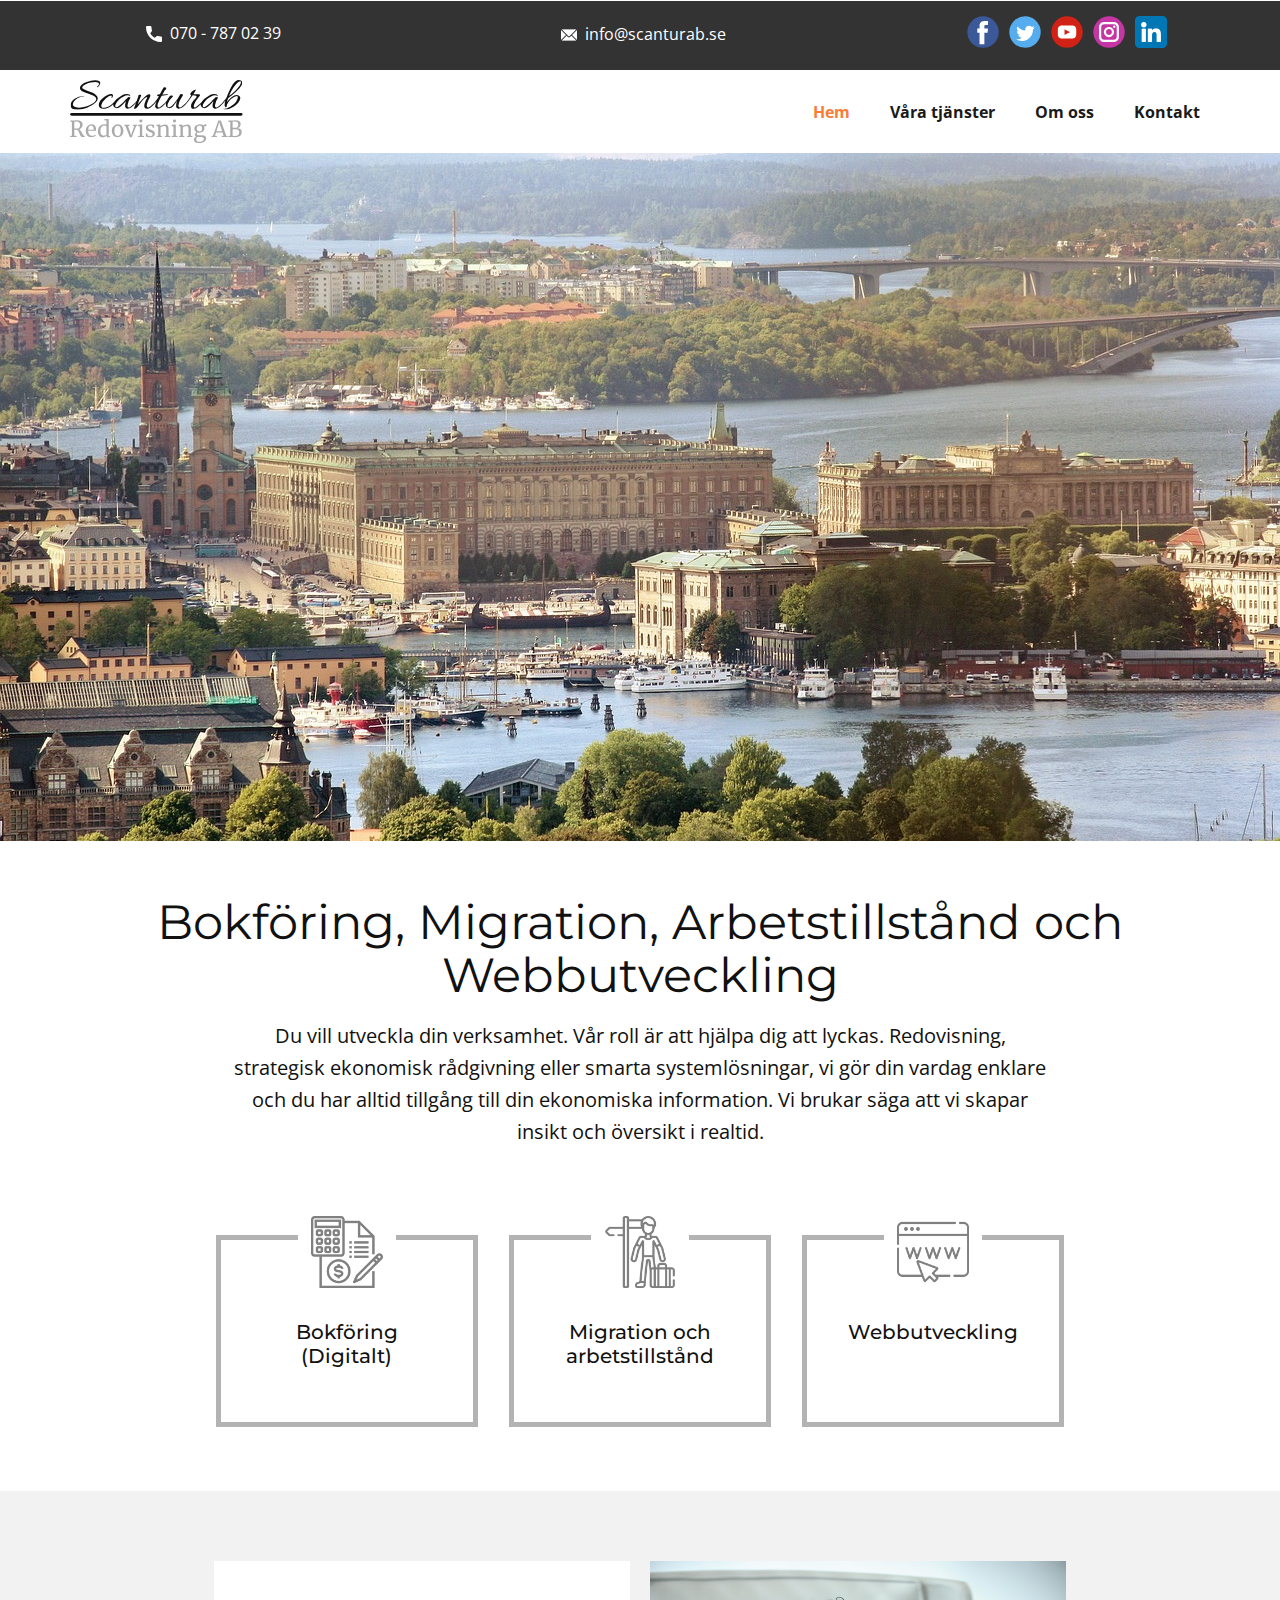
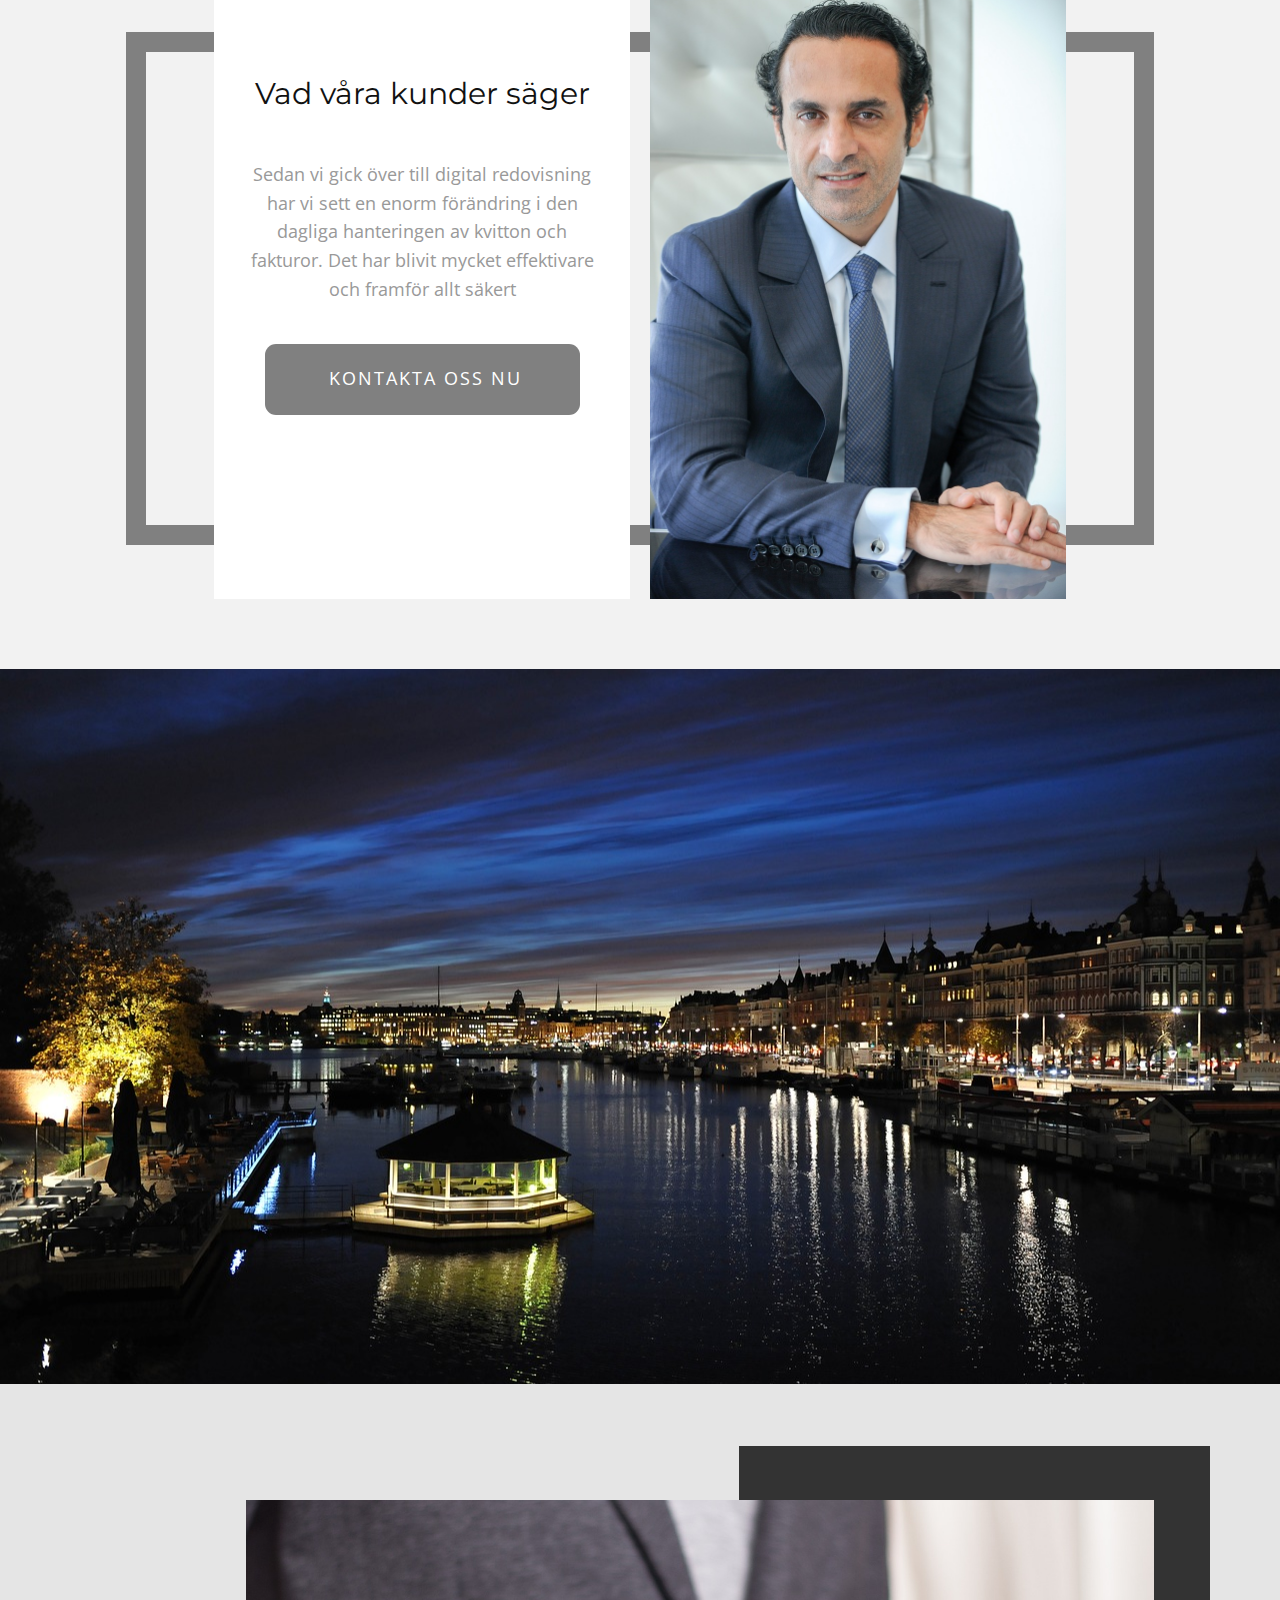
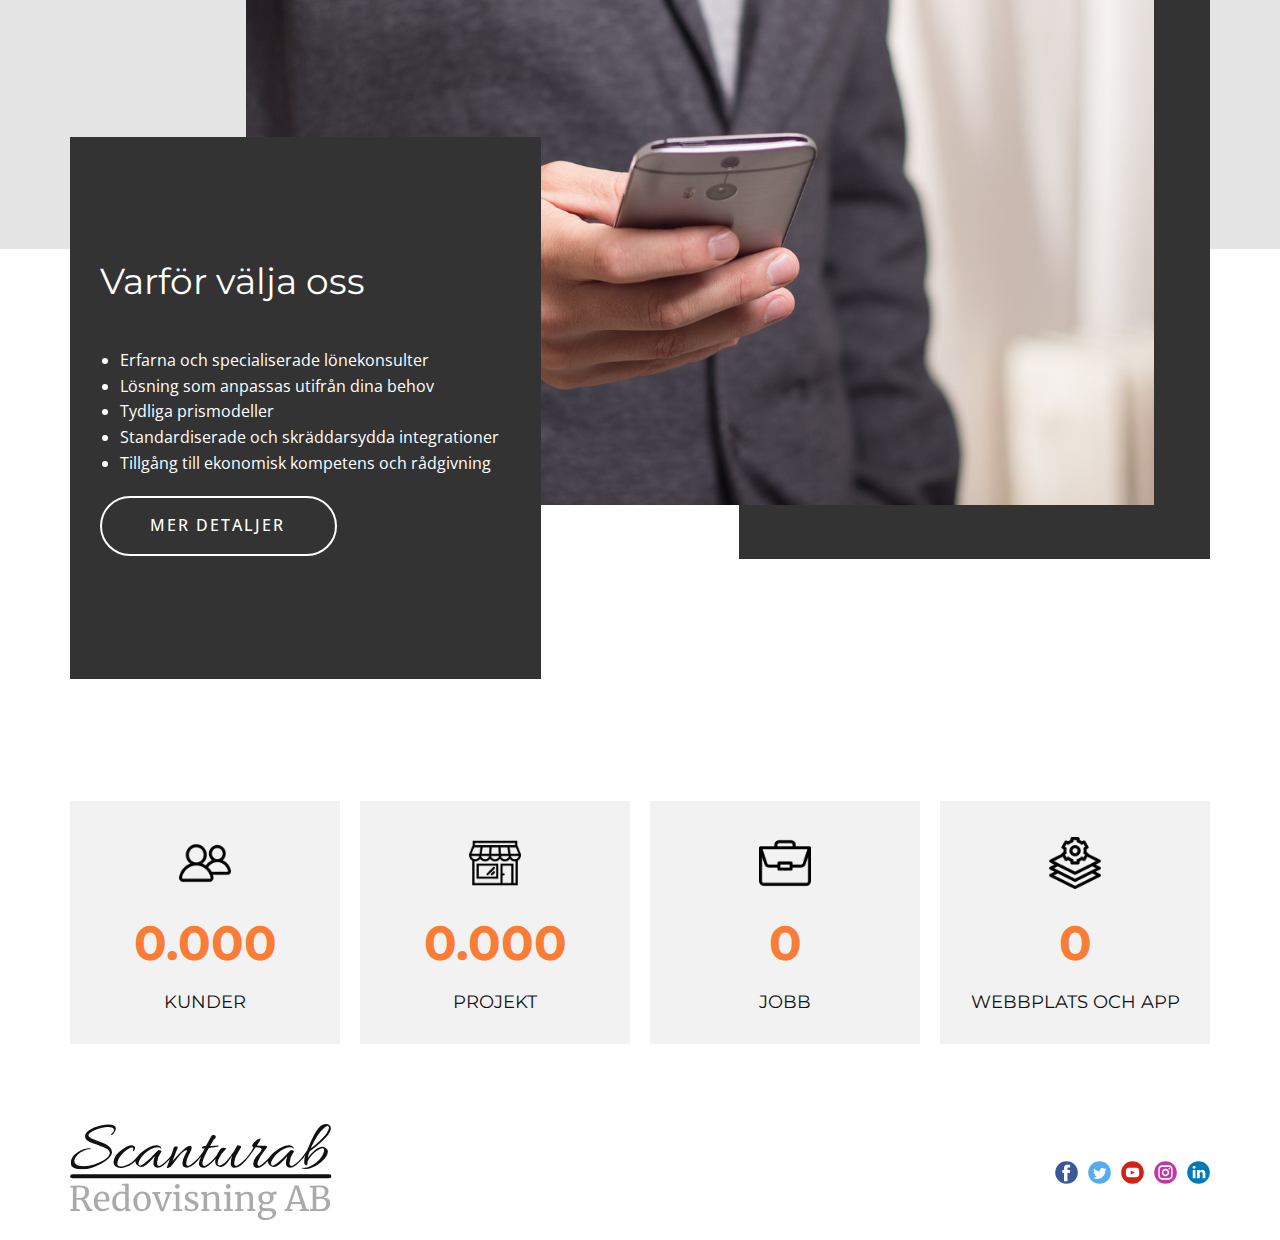
<file: Scanturab/Home.html>
<!DOCTYPE html>
<html style="font-size: 16px;" lang="en-SE"><head>
    <meta name="viewport" content="width=device-width, initial-scale=1.0">
    <meta charset="utf-8">
    <meta name="keywords" content="​How is solar panel work?, ​Energy Freedom with Solar and Storage, ​We Have a Solar Plan for Almost Any Budget, Get In Touch">
    <meta name="description" content="Har vi på Scanturab utvecklat allt från kreativa kampanjsidor till avancerade e-handelsplattformar. Oavsett hur stort eller litet projekt bygger vi resultatdrivna digitala lösningar utifrån era förutsättningar, behov och önskemål. Läs mer om vad vi kan erbjuda inom webb &amp; teknik här!">
    <title>Home</title>
    <link rel="stylesheet" href="nicepage.css" media="screen">
<link rel="stylesheet" href="Home.css" media="screen">
    <script class="u-script" type="text/javascript" src="jquery.js" defer=""></script>
    <script class="u-script" type="text/javascript" src="nicepage.js" defer=""></script>
    <meta name="generator" content="Nicepage 4.21.5, nicepage.com">
    <link id="u-theme-google-font" rel="stylesheet" href="https://fonts.googleapis.com/css?family=Montserrat:100,100i,200,200i,300,300i,400,400i,500,500i,600,600i,700,700i,800,800i,900,900i|Open+Sans:300,300i,400,400i,500,500i,600,600i,700,700i,800,800i">
    <link id="u-page-google-font" rel="stylesheet" href="https://fonts.googleapis.com/css?family=Montserrat:100,100i,200,200i,300,300i,400,400i,500,500i,600,600i,700,700i,800,800i,900,900i">
    
    
    
    
    
    
    <script type="application/ld+json">{
		"@context": "http://schema.org",
		"@type": "Organization",
		"name": "Scanturab",
		"logo": "images/logo-no-background.svg",
		"sameAs": [
				"https://www.facebook.com/profile.php?id=100087365395097",
				"https://twitter.com/ScanturabInfo",
				"https://www.youtube.com/channel/UCVpJNSHMXR_knVRoffYp-og/about",
				"https://www.instagram.com/scanturab/",
				"https://www.linkedin.com/company/scanturab",
				"https://www.facebook.com/profile.php?id=100087365395097",
				"https://twitter.com/ScanturabInfo",
				"https://www.youtube.com/channel/UCVpJNSHMXR_knVRoffYp-og/about",
				"https://www.instagram.com/scanturab/",
				"https://www.linkedin.com/company/scanturab"
		]
}</script>
    <meta name="theme-color" content="#55c2fd">
    <meta name="twitter:site" content="@">
    <meta name="twitter:card" content="summary_large_image">
    <meta name="twitter:title" content="Home">
    <meta name="twitter:description" content="Scanturab">
    <meta property="og:title" content="Home">
    <meta property="og:description" content="Har vi på Scanturab utvecklat allt från kreativa kampanjsidor till avancerade e-handelsplattformar. Oavsett hur stort eller litet projekt bygger vi resultatdrivna digitala lösningar utifrån era förutsättningar, behov och önskemål. Läs mer om vad vi kan erbjuda inom webb &amp; teknik här!">
    <meta property="og:type" content="website">
  <script>
    function gdprConfirmed() {
        return true;
    }
    if (gdprConfirmed()) {
    document.write("\
    \
    <!-- Google Analytics -->\
    <gascript async src=\"https://www.googletagmanager.com/gtag/js?id=G-Y30GPH48LL\"></gascript>\
    <gascript>\
        window.dataLayer = window.dataLayer || [];\
        function gtag(){dataLayer.push(arguments);}\
        gtag('js', new Date());\
        gtag('config', 'G-Y30GPH48LL');\
    </gascript>\
    <!-- End Google Analytics -->\
    ".replace(/gascript/g, 'script'));
    }
    </script></head>
  <body class="u-body u-xl-mode" data-lang="en"><header class=" u-clearfix u-header u-section-row-container" id="sec-031c"><div class="u-section-rows">
        <div class="u-align-center-xs u-grey-80 u-section-row u-valign-middle-xs u-section-row-1" id="sec-b03b">
          
          
          
          
          
          <div class="u-clearfix u-expanded-width u-layout-wrap u-layout-wrap-1">
            <div class="u-layout">
              <div class="u-layout-row">
                <div class="u-container-style u-layout-cell u-size-20 u-layout-cell-1">
                  <div class="u-container-layout u-container-layout-1">
                    <a href="tel:0707870239" class="u-active-none u-align-center u-bottom-left-radius-0 u-bottom-right-radius-0 u-btn u-btn-rectangle u-button-style u-hover-none u-none u-radius-0 u-top-left-radius-0 u-top-right-radius-0 u-btn-1"><span class="u-icon"><svg class="u-svg-content" viewBox="0 0 405.333 405.333" x="0px" y="0px" style="width: 1em; height: 1em;"><path d="M373.333,266.88c-25.003,0-49.493-3.904-72.704-11.563c-11.328-3.904-24.192-0.896-31.637,6.699l-46.016,34.752    c-52.8-28.181-86.592-61.952-114.389-114.368l33.813-44.928c8.512-8.512,11.563-20.971,7.915-32.64    C142.592,81.472,138.667,56.96,138.667,32c0-17.643-14.357-32-32-32H32C14.357,0,0,14.357,0,32    c0,205.845,167.488,373.333,373.333,373.333c17.643,0,32-14.357,32-32V298.88C405.333,281.237,390.976,266.88,373.333,266.88z"></path></svg><img></span>&nbsp;​​ 070 - 787 02 39
                    </a>
                  </div>
                </div>
                <div class="u-container-style u-layout-cell u-size-20 u-layout-cell-2">
                  <div class="u-container-layout u-container-layout-2">
                    <a href="mailto:info@scanturab.se" class="u-active-none u-align-center u-bottom-left-radius-0 u-bottom-right-radius-0 u-btn u-btn-rectangle u-button-style u-hover-none u-none u-radius-0 u-top-left-radius-0 u-top-right-radius-0 u-btn-2"><span class="u-icon"></span>&nbsp; <span class="u-file-icon u-icon u-text-white"><img src="images/542689-e094886c.png" alt=""></span>&nbsp;​​ ​info@scanturab.se
                    </a>
                  </div>
                </div>
                <div class="u-container-style u-layout-cell u-size-20 u-layout-cell-3">
                  <div class="u-container-layout u-container-layout-3">
                    <div class="u-align-center u-social-icons u-spacing-10 u-social-icons-1">
                      <a class="u-social-url" title="facebook" target="_blank" href="https://www.facebook.com/profile.php?id=100087365395097"><span class="u-icon u-social-facebook u-social-icon u-icon-4"><svg class="u-svg-link" preserveAspectRatio="xMidYMin slice" viewBox="0 0 112 112" style=""><use xmlns:xlink="http://www.w3.org/1999/xlink" xlink:href="#svg-9e47"></use></svg><svg class="u-svg-content" viewBox="0 0 112 112" x="0" y="0" id="svg-9e47"><circle fill="currentColor" cx="56.1" cy="56.1" r="55"></circle><path fill="#FFFFFF" d="M73.5,31.6h-9.1c-1.4,0-3.6,0.8-3.6,3.9v8.5h12.6L72,58.3H60.8v40.8H43.9V58.3h-8V43.9h8v-9.2
            c0-6.7,3.1-17,17-17h12.5v13.9H73.5z"></path></svg></span>
                      </a>
                      <a class="u-social-url" title="twitter" target="_blank" href="https://twitter.com/ScanturabInfo"><span class="u-icon u-social-icon u-social-twitter u-icon-5"><svg class="u-svg-link" preserveAspectRatio="xMidYMin slice" viewBox="0 0 112 112" style=""><use xmlns:xlink="http://www.w3.org/1999/xlink" xlink:href="#svg-c987"></use></svg><svg class="u-svg-content" viewBox="0 0 112 112" x="0" y="0" id="svg-c987"><circle fill="currentColor" class="st0" cx="56.1" cy="56.1" r="55"></circle><path fill="#FFFFFF" d="M83.8,47.3c0,0.6,0,1.2,0,1.7c0,17.7-13.5,38.2-38.2,38.2C38,87.2,31,85,25,81.2c1,0.1,2.1,0.2,3.2,0.2
            c6.3,0,12.1-2.1,16.7-5.7c-5.9-0.1-10.8-4-12.5-9.3c0.8,0.2,1.7,0.2,2.5,0.2c1.2,0,2.4-0.2,3.5-0.5c-6.1-1.2-10.8-6.7-10.8-13.1
            c0-0.1,0-0.1,0-0.2c1.8,1,3.9,1.6,6.1,1.7c-3.6-2.4-6-6.5-6-11.2c0-2.5,0.7-4.8,1.8-6.7c6.6,8.1,16.5,13.5,27.6,14
            c-0.2-1-0.3-2-0.3-3.1c0-7.4,6-13.4,13.4-13.4c3.9,0,7.3,1.6,9.8,4.2c3.1-0.6,5.9-1.7,8.5-3.3c-1,3.1-3.1,5.8-5.9,7.4
            c2.7-0.3,5.3-1,7.7-2.1C88.7,43,86.4,45.4,83.8,47.3z"></path></svg></span>
                      </a>
                      <a class="u-social-url" target="_blank" data-type="YouTube" title="YouTube" href="https://www.youtube.com/channel/UCVpJNSHMXR_knVRoffYp-og/about"><span class="u-icon u-social-icon u-social-youtube u-icon-6"><svg class="u-svg-link" preserveAspectRatio="xMidYMin slice" viewBox="0 0 112 112" style=""><use xmlns:xlink="http://www.w3.org/1999/xlink" xlink:href="#svg-d634"></use></svg><svg class="u-svg-content" viewBox="0 0 112 112" x="0" y="0" id="svg-d634"><circle fill="currentColor" cx="56.1" cy="56.1" r="55"></circle><path fill="#FFFFFF" d="M74.9,33.3H37.3c-7.4,0-13.4,6-13.4,13.4v18.8c0,7.4,6,13.4,13.4,13.4h37.6c7.4,0,13.4-6,13.4-13.4V46.7 C88.3,39.3,82.3,33.3,74.9,33.3L74.9,33.3z M65.9,57l-17.6,8.4c-0.5,0.2-1-0.1-1-0.6V47.5c0-0.5,0.6-0.9,1-0.6l17.6,8.9 C66.4,56,66.4,56.8,65.9,57L65.9,57z"></path></svg></span>
                      </a>
                      <a class="u-social-url" title="instagram" target="_blank" href="https://www.instagram.com/scanturab/"><span class="u-icon u-social-icon u-social-instagram u-icon-7"><svg class="u-svg-link" preserveAspectRatio="xMidYMin slice" viewBox="0 0 112 112" style=""><use xmlns:xlink="http://www.w3.org/1999/xlink" xlink:href="#svg-9955"></use></svg><svg class="u-svg-content" viewBox="0 0 112 112" x="0" y="0" id="svg-9955"><circle fill="currentColor" cx="56.1" cy="56.1" r="55"></circle><path fill="#FFFFFF" d="M55.9,38.2c-9.9,0-17.9,8-17.9,17.9C38,66,46,74,55.9,74c9.9,0,17.9-8,17.9-17.9C73.8,46.2,65.8,38.2,55.9,38.2
            z M55.9,66.4c-5.7,0-10.3-4.6-10.3-10.3c-0.1-5.7,4.6-10.3,10.3-10.3c5.7,0,10.3,4.6,10.3,10.3C66.2,61.8,61.6,66.4,55.9,66.4z"></path><path fill="#FFFFFF" d="M74.3,33.5c-2.3,0-4.2,1.9-4.2,4.2s1.9,4.2,4.2,4.2s4.2-1.9,4.2-4.2S76.6,33.5,74.3,33.5z"></path><path fill="#FFFFFF" d="M73.1,21.3H38.6c-9.7,0-17.5,7.9-17.5,17.5v34.5c0,9.7,7.9,17.6,17.5,17.6h34.5c9.7,0,17.5-7.9,17.5-17.5V38.8
            C90.6,29.1,82.7,21.3,73.1,21.3z M83,73.3c0,5.5-4.5,9.9-9.9,9.9H38.6c-5.5,0-9.9-4.5-9.9-9.9V38.8c0-5.5,4.5-9.9,9.9-9.9h34.5
            c5.5,0,9.9,4.5,9.9,9.9V73.3z"></path></svg></span>
                      </a>
                      <a class="u-social-url" target="_blank" data-type="Custom" title="Linkedin" href="https://www.linkedin.com/company/scanturab"><span class="u-file-icon u-icon u-social-custom u-social-icon u-icon-8"><img src="images/3536505.png" alt=""></span>
                      </a>
                    </div>
                  </div>
                </div>
              </div>
            </div>
          </div>
        </div>
        <div class="u-align-center-xs u-section-row u-section-row-2" id="sec-71fa">
          <div class="u-clearfix u-sheet u-valign-middle u-sheet-1">
            <a href="Home.html" class="u-align-left u-image u-logo u-image-1" data-image-width="1000" data-image-height="366" title="Home">
              <img src="images/logo-no-background.svg" class="u-logo-image u-logo-image-1" data-image-width="80">
            </a>
            <nav class="u-menu u-menu-dropdown u-offcanvas u-menu-1">
              <div class="menu-collapse" style="font-size: 1rem; letter-spacing: 0px; font-weight: 700;">
                <a class="u-button-style u-custom-active-border-color u-custom-border u-custom-border-color u-custom-borders u-custom-hover-border-color u-custom-left-right-menu-spacing u-custom-text-active-color u-custom-text-color u-custom-text-hover-color u-custom-top-bottom-menu-spacing u-nav-link" href="#">
                  <svg class="u-svg-link" viewBox="0 0 24 24"><use xmlns:xlink="http://www.w3.org/1999/xlink" xlink:href="#menu-hamburger"></use></svg>
                  <svg class="u-svg-content" version="1.1" id="menu-hamburger" viewBox="0 0 16 16" x="0px" y="0px" xmlns:xlink="http://www.w3.org/1999/xlink" xmlns="http://www.w3.org/2000/svg"><g><rect y="1" width="16" height="2"></rect><rect y="7" width="16" height="2"></rect><rect y="13" width="16" height="2"></rect>
</g></svg>
                </a>
              </div>
              <div class="u-custom-menu u-nav-container">
                <ul class="u-nav u-spacing-20 u-unstyled u-nav-1"><li class="u-nav-item"><a class="u-button-style u-nav-link u-text-active-palette-2-base u-text-grey-90 u-text-hover-palette-2-base" href="Home.html" style="padding: 10px;">Hem</a>
</li><li class="u-nav-item"><a class="u-button-style u-nav-link u-text-active-palette-2-base u-text-grey-90 u-text-hover-palette-2-base" style="padding: 10px;">Våra tjänster</a><div class="u-nav-popup"><ul class="u-h-spacing-20 u-nav u-unstyled u-v-spacing-10"><li class="u-nav-item"><a class="u-button-style u-nav-link u-white" href="Accounting-Digital.html">Bokföring (digitalt)</a>
</li><li class="u-nav-item"><a class="u-button-style u-nav-link u-white" href="Migration-and-work-permits.html">Migration och arbetstillstånd</a>
</li><li class="u-nav-item"><a class="u-button-style u-nav-link u-white" href="Web.html">Webbutveckling</a>
</li></ul>
</div>
</li><li class="u-nav-item"><a class="u-button-style u-nav-link u-text-active-palette-2-base u-text-grey-90 u-text-hover-palette-2-base" href="About.html" style="padding: 10px;">Om oss</a>
</li><li class="u-nav-item"><a class="u-button-style u-nav-link u-text-active-palette-2-base u-text-grey-90 u-text-hover-palette-2-base" href="Contact.html" style="padding: 10px;">Kontakt</a>
</li></ul>
              </div>
              <div class="u-custom-menu u-nav-container-collapse">
                <div class="u-black u-container-style u-inner-container-layout u-opacity u-opacity-95 u-sidenav">
                  <div class="u-inner-container-layout u-sidenav-overflow">
                    <div class="u-menu-close"></div>
                    <ul class="u-align-center u-nav u-popupmenu-items u-unstyled u-nav-3"><li class="u-nav-item"><a class="u-button-style u-nav-link" href="Home.html">Hem</a>
</li><li class="u-nav-item"><a class="u-button-style u-nav-link">Våra tjänster</a><div class="u-nav-popup"><ul class="u-h-spacing-20 u-nav u-unstyled u-v-spacing-10"><li class="u-nav-item"><a class="u-button-style u-nav-link" href="Accounting-Digital.html">Bokföring (digitalt)</a>
</li><li class="u-nav-item"><a class="u-button-style u-nav-link" href="Migration-and-work-permits.html">Migration och arbetstillstånd</a>
</li><li class="u-nav-item"><a class="u-button-style u-nav-link" href="Web.html">Webbutveckling</a>
</li></ul>
</div>
</li><li class="u-nav-item"><a class="u-button-style u-nav-link" href="About.html">Om oss</a>
</li><li class="u-nav-item"><a class="u-button-style u-nav-link" href="Contact.html">Kontakt</a>
</li></ul>
                  </div>
                </div>
                <div class="u-black u-menu-overlay u-opacity u-opacity-70"></div>
              </div>
            </nav>
          </div>
          
          
          
          
          
        </div>
      </div></header>
    <section class="skrollable skrollable-between u-align-center u-clearfix u-white u-section-1" src="" id="carousel_0ac8">
      <img class="u-expanded-width u-image u-image-1" src="images/8c4b12363004fc46aaec4c1ff018ee86da4be347f36d4f0de8caeb5c471b0ea3250ecab34d20b02601f1a898c46ad89a1d0d5bb98bde3ed62069ce_1280.jpg" data-image-width="1280" data-image-height="853">
      <h2 class="u-text u-text-default-lg u-text-default-md u-text-default-xl u-text-1"> Bokföring, Migration, Arbetstillstånd och Webbutveckling<br>
      </h2>
      <p class="u-large-text u-text u-text-variant u-text-2"> Du vill utveckla din verksamhet. Vår roll är att hjälpa dig att lyckas. Redovisning, strategisk ekonomisk rådgivning eller smarta systemlösningar, vi gör din vardag enklare och du har alltid tillgång till din ekonomiska information. Vi brukar säga att vi skapar insikt och översikt i realtid.</p>
      <div class="u-list u-list-1">
        <div class="u-repeater u-repeater-1">
          <div class="u-align-center u-border-5 u-border-grey-30 u-container-style u-list-item u-repeater-item u-shape-rectangle u-white u-list-item-1">
            <div class="u-container-layout u-similar-container u-container-layout-1"><span class="u-file-icon u-icon u-icon-rounded u-text-grey-50 u-white u-icon-1"><img src="images/1570887-da5083c9.png" alt=""></span>
              <h4 class="u-text u-text-3"> Bokföring (Digitalt)</h4>
            </div>
          </div>
          <div class="u-align-center u-border-5 u-border-grey-30 u-container-style u-list-item u-repeater-item u-shape-rectangle u-white u-list-item-2">
            <div class="u-container-layout u-similar-container u-container-layout-2"><span class="u-file-icon u-icon u-icon-rounded u-text-grey-50 u-white u-icon-2"><img src="images/2517625-78e89d2c.png" alt=""></span>
              <h4 class="u-text u-text-4"> Migration och arbetstillstånd</h4>
            </div>
          </div>
          <div class="u-align-center u-border-5 u-border-grey-30 u-container-style u-list-item u-repeater-item u-shape-rectangle u-white u-list-item-3">
            <div class="u-container-layout u-similar-container u-container-layout-3"><span class="u-file-icon u-icon u-icon-rounded u-text-grey-50 u-white u-icon-3"><img src="images/2721688-0f93fa0b.png" alt=""></span>
              <h4 class="u-text u-text-5"> Webbutveckling</h4>
            </div>
          </div>
        </div>
      </div>
    </section>
    <section class="u-align-center u-clearfix u-grey-5 u-section-2" id="carousel_d044">
      <div class="u-clearfix u-sheet u-sheet-1">
        <div class="u-border-20 u-border-grey-50 u-expanded-width-md u-expanded-width-sm u-expanded-width-xs u-shape u-shape-rectangle u-shape-1"></div>
        <div class="u-clearfix u-gutter-20 u-layout-wrap u-layout-wrap-1">
          <div class="u-gutter-0 u-layout">
            <div class="u-layout-row">
              <div class="u-align-center u-container-style u-layout-cell u-size-30 u-white u-layout-cell-1">
                <div class="u-container-layout u-container-layout-1">
                  <h3 class="u-text u-text-default u-text-1"> Vad våra kunder säger</h3>
                  <p class="u-text u-text-grey-40 u-text-2"> Sedan vi gick över till digital redovisning har vi sett en enorm förändring i den dagliga hanteringen av kvitton och fakturor. Det har blivit mycket effektivare och framför allt säkert</p>
                  <a href="Contact.html" class="u-active-palette-3-dark-3 u-border-none u-btn u-btn-round u-button-style u-grey-50 u-hover-palette-3-dark-3 u-radius-11 u-btn-1"> &nbsp;Kontakta OSS NU</a>
                </div>
              </div>
              <div class="u-container-style u-image u-layout-cell u-size-30 u-image-1" data-image-width="852" data-image-height="1280">
                <div class="u-container-layout u-container-layout-2"></div>
              </div>
            </div>
          </div>
        </div>
      </div>
    </section>
    <section class="u-align-right u-clearfix u-image u-section-3" id="carousel_ef6e" data-image-width="1280" data-image-height="852">
      <div class="u-clearfix u-sheet u-sheet-1"></div>
    </section>
    <section class="u-clearfix u-section-4" id="carousel_f315">
      <div class="u-expanded-width u-grey-10 u-shape u-shape-rectangle u-shape-1"></div>
      <div class="u-grey-80 u-shape u-shape-rectangle u-shape-2"></div>
      <img src="images/14e084c03d8f68355f486275667d6a22f831d0a79c3eb4c5d9d07fe074cae4b7af584ead879b6aceded9e0e471f8c6a33744db368ff903454bb293_1280.jpg" alt="" class="u-image u-image-default u-image-1" data-image-width="1280" data-image-height="853">
      <div class="u-container-style u-grey-80 u-group u-group-1">
        <div class="u-container-layout u-valign-middle u-container-layout-1">
          <h3 class="u-text u-text-1"> Varför välja oss<br>
          </h3>
          <ul class="u-text u-text-2">
            <li> Erfarna och specialiserade lönekonsulter</li>
            <li> Lösning som anpassas utifrån dina behov</li>
            <li> Tydliga prismodeller<br>
            </li>
            <li>Standardiserade och skräddarsydda integrationer<br>
            </li>
            <li>Tillgång till ekonomisk kompetens och rådgivning<br>
            </li>
          </ul>
          <a href="About.html" class="u-active-grey-50 u-border-2 u-border-active-grey-50 u-border-hover-grey-50 u-border-white u-btn u-btn-round u-button-style u-hover-grey-50 u-none u-radius-50 u-text-active-white u-text-hover-white u-btn-1"> mer detaljer</a>
        </div>
      </div>
    </section>
    <section class="u-align-center u-clearfix u-section-5" id="carousel_b5a8">
      <div class="u-clearfix u-sheet u-valign-middle-lg u-valign-middle-xl u-sheet-1">
        <div class="u-expanded-width u-list u-list-1">
          <div class="u-repeater u-repeater-1">
            <div class="u-align-center u-container-style u-grey-5 u-list-item u-repeater-item u-list-item-1">
              <div class="u-container-layout u-similar-container u-valign-top u-container-layout-1"><span class="u-file-icon u-icon u-icon-rectangle u-text-black u-icon-1"><img src="images/1500455-842a0217.png" alt=""></span>
                <h3 class="u-custom-font u-font-montserrat u-text u-text-palette-2-base u-text-1" data-animation-name="counter" data-animation-event="scroll" data-animation-duration="3000">2.105</h3>
                <h4 class="u-custom-font u-font-montserrat u-text u-text-2"> kunder</h4>
              </div>
            </div>
            <div class="u-align-center u-container-style u-grey-5 u-list-item u-repeater-item u-list-item-2">
              <div class="u-container-layout u-similar-container u-valign-top u-container-layout-2"><span class="u-file-icon u-icon u-icon-2"><img src="images/287623.png" alt=""></span>
                <h3 class="u-custom-font u-font-montserrat u-text u-text-palette-2-base u-text-3" data-animation-name="counter" data-animation-event="scroll" data-animation-duration="3000"> 3.158</h3>
                <h4 class="u-custom-font u-font-montserrat u-text u-text-4"> projekt</h4>
              </div>
            </div>
            <div class="u-align-center u-container-style u-grey-5 u-list-item u-repeater-item u-list-item-3">
              <div class="u-container-layout u-similar-container u-valign-top u-container-layout-3"><span class="u-file-icon u-icon u-icon-rectangle u-icon-3"><img src="images/1063376.png" alt=""></span>
                <h3 class="u-custom-font u-font-montserrat u-text u-text-palette-2-base u-text-5" data-animation-name="counter" data-animation-event="scroll" data-animation-duration="3000">297</h3>
                <h4 class="u-custom-font u-font-montserrat u-text u-text-6"> JOBB</h4>
              </div>
            </div>
            <div class="u-align-center u-container-style u-grey-5 u-list-item u-repeater-item u-list-item-4">
              <div class="u-container-layout u-similar-container u-valign-top u-container-layout-4"><span class="u-file-icon u-icon u-icon-rectangle u-icon-4"><img src="images/4411336.png" alt=""></span>
                <h3 class="u-custom-font u-font-montserrat u-text u-text-palette-2-base u-text-7" data-animation-name="counter" data-animation-event="scroll" data-animation-duration="3000">17</h3>
                <h4 class="u-custom-font u-font-montserrat u-text u-text-8"> webbplats och app</h4>
              </div>
            </div>
          </div>
        </div>
      </div>
    </section>
    
    
    <footer class="u-align-center-md u-align-center-sm u-align-center-xs u-clearfix u-footer" id="sec-225e"><div class="u-clearfix u-sheet u-sheet-1">
        <a href="Home.html" class="u-align-center-xs u-image u-logo u-image-1" data-image-width="1000" data-image-height="366" title="Home">
          <img src="images/logo-no-background.svg" class="u-logo-image u-logo-image-1">
        </a>
        <div class="u-align-center-xs u-align-left-lg u-align-left-md u-align-left-sm u-align-left-xl u-social-icons u-spacing-10 u-social-icons-1">
          <a class="u-social-url" title="Facebook" target="_blank" href="https://www.facebook.com/profile.php?id=100087365395097"><span class="u-icon u-social-facebook u-social-icon u-icon-1"><svg class="u-svg-link" preserveAspectRatio="xMidYMin slice" viewBox="0 0 112 112" style=""><use xmlns:xlink="http://www.w3.org/1999/xlink" xlink:href="#svg-08cb"></use></svg><svg class="u-svg-content" viewBox="0 0 112 112" x="0" y="0" id="svg-08cb"><circle fill="currentColor" cx="56.1" cy="56.1" r="55"></circle><path fill="#FFFFFF" d="M73.5,31.6h-9.1c-1.4,0-3.6,0.8-3.6,3.9v8.5h12.6L72,58.3H60.8v40.8H43.9V58.3h-8V43.9h8v-9.2
            c0-6.7,3.1-17,17-17h12.5v13.9H73.5z"></path></svg></span>
          </a>
          <a class="u-social-url" title="twitter" target="_blank" href="https://twitter.com/ScanturabInfo"><span class="u-icon u-social-icon u-social-twitter u-icon-2"><svg class="u-svg-link" preserveAspectRatio="xMidYMin slice" viewBox="0 0 112 112" style=""><use xmlns:xlink="http://www.w3.org/1999/xlink" xlink:href="#svg-f566"></use></svg><svg class="u-svg-content" viewBox="0 0 112 112" x="0" y="0" id="svg-f566"><circle fill="currentColor" class="st0" cx="56.1" cy="56.1" r="55"></circle><path fill="#FFFFFF" d="M83.8,47.3c0,0.6,0,1.2,0,1.7c0,17.7-13.5,38.2-38.2,38.2C38,87.2,31,85,25,81.2c1,0.1,2.1,0.2,3.2,0.2
            c6.3,0,12.1-2.1,16.7-5.7c-5.9-0.1-10.8-4-12.5-9.3c0.8,0.2,1.7,0.2,2.5,0.2c1.2,0,2.4-0.2,3.5-0.5c-6.1-1.2-10.8-6.7-10.8-13.1
            c0-0.1,0-0.1,0-0.2c1.8,1,3.9,1.6,6.1,1.7c-3.6-2.4-6-6.5-6-11.2c0-2.5,0.7-4.8,1.8-6.7c6.6,8.1,16.5,13.5,27.6,14
            c-0.2-1-0.3-2-0.3-3.1c0-7.4,6-13.4,13.4-13.4c3.9,0,7.3,1.6,9.8,4.2c3.1-0.6,5.9-1.7,8.5-3.3c-1,3.1-3.1,5.8-5.9,7.4
            c2.7-0.3,5.3-1,7.7-2.1C88.7,43,86.4,45.4,83.8,47.3z"></path></svg></span>
          </a>
          <a class="u-social-url" target="_blank" data-type="YouTube" title="YouTube" href="https://www.youtube.com/channel/UCVpJNSHMXR_knVRoffYp-og/about"><span class="u-icon u-social-icon u-social-youtube u-icon-3"><svg class="u-svg-link" preserveAspectRatio="xMidYMin slice" viewBox="0 0 112 112" style=""><use xmlns:xlink="http://www.w3.org/1999/xlink" xlink:href="#svg-5755"></use></svg><svg class="u-svg-content" viewBox="0 0 112 112" x="0" y="0" id="svg-5755"><circle fill="currentColor" cx="56.1" cy="56.1" r="55"></circle><path fill="#FFFFFF" d="M74.9,33.3H37.3c-7.4,0-13.4,6-13.4,13.4v18.8c0,7.4,6,13.4,13.4,13.4h37.6c7.4,0,13.4-6,13.4-13.4V46.7 C88.3,39.3,82.3,33.3,74.9,33.3L74.9,33.3z M65.9,57l-17.6,8.4c-0.5,0.2-1-0.1-1-0.6V47.5c0-0.5,0.6-0.9,1-0.6l17.6,8.9 C66.4,56,66.4,56.8,65.9,57L65.9,57z"></path></svg></span>
          </a>
          <a class="u-social-url" title="instagram" target="_blank" href="https://www.instagram.com/scanturab/"><span class="u-icon u-social-icon u-social-instagram u-icon-4"><svg class="u-svg-link" preserveAspectRatio="xMidYMin slice" viewBox="0 0 112 112" style=""><use xmlns:xlink="http://www.w3.org/1999/xlink" xlink:href="#svg-a1ae"></use></svg><svg class="u-svg-content" viewBox="0 0 112 112" x="0" y="0" id="svg-a1ae"><circle fill="currentColor" cx="56.1" cy="56.1" r="55"></circle><path fill="#FFFFFF" d="M55.9,38.2c-9.9,0-17.9,8-17.9,17.9C38,66,46,74,55.9,74c9.9,0,17.9-8,17.9-17.9C73.8,46.2,65.8,38.2,55.9,38.2
            z M55.9,66.4c-5.7,0-10.3-4.6-10.3-10.3c-0.1-5.7,4.6-10.3,10.3-10.3c5.7,0,10.3,4.6,10.3,10.3C66.2,61.8,61.6,66.4,55.9,66.4z"></path><path fill="#FFFFFF" d="M74.3,33.5c-2.3,0-4.2,1.9-4.2,4.2s1.9,4.2,4.2,4.2s4.2-1.9,4.2-4.2S76.6,33.5,74.3,33.5z"></path><path fill="#FFFFFF" d="M73.1,21.3H38.6c-9.7,0-17.5,7.9-17.5,17.5v34.5c0,9.7,7.9,17.6,17.5,17.6h34.5c9.7,0,17.5-7.9,17.5-17.5V38.8
            C90.6,29.1,82.7,21.3,73.1,21.3z M83,73.3c0,5.5-4.5,9.9-9.9,9.9H38.6c-5.5,0-9.9-4.5-9.9-9.9V38.8c0-5.5,4.5-9.9,9.9-9.9h34.5
            c5.5,0,9.9,4.5,9.9,9.9V73.3z"></path></svg></span>
          </a>
          <a class="u-social-url" title="Linkedin" target="_blank" href="https://www.linkedin.com/company/scanturab"><span class="u-icon u-social-icon u-social-linkedin u-icon-5"><svg class="u-svg-link" preserveAspectRatio="xMidYMin slice" viewBox="0 0 112 112" style=""><use xmlns:xlink="http://www.w3.org/1999/xlink" xlink:href="#svg-8ebb"></use></svg><svg class="u-svg-content" viewBox="0 0 112 112" x="0" y="0" id="svg-8ebb"><circle fill="currentColor" cx="56.1" cy="56.1" r="55"></circle><path fill="#FFFFFF" d="M41.3,83.7H27.9V43.4h13.4V83.7z M34.6,37.9L34.6,37.9c-4.6,0-7.5-3.1-7.5-7c0-4,3-7,7.6-7s7.4,3,7.5,7
            C42.2,34.8,39.2,37.9,34.6,37.9z M89.6,83.7H76.2V62.2c0-5.4-1.9-9.1-6.8-9.1c-3.7,0-5.9,2.5-6.9,4.9c-0.4,0.9-0.4,2.1-0.4,3.3v22.5
            H48.7c0,0,0.2-36.5,0-40.3h13.4v5.7c1.8-2.7,5-6.7,12.1-6.7c8.8,0,15.4,5.8,15.4,18.1V83.7z"></path></svg></span>
          </a>
        </div>
      </div></footer>
  
</body></html>
</file>
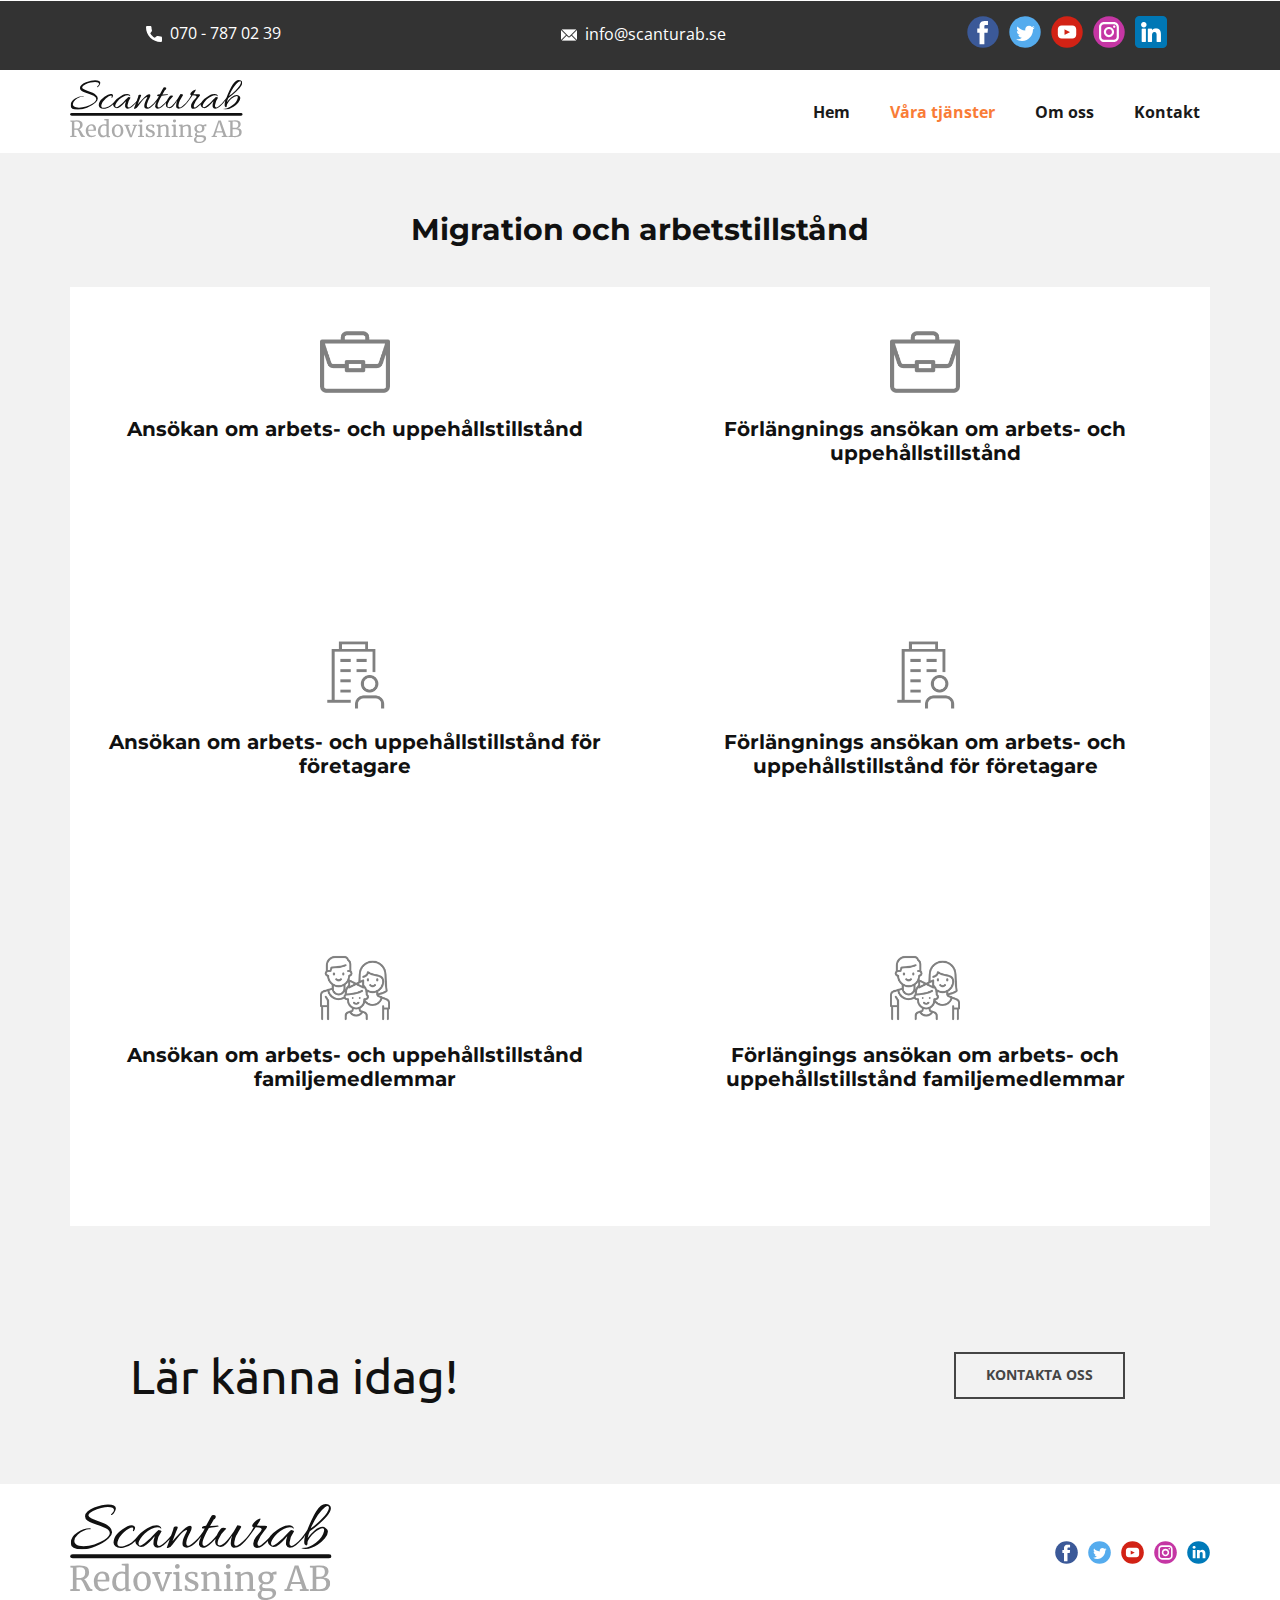
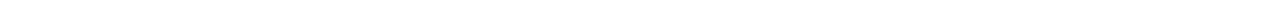
<file: Scanturab/Migration-and-work-permits.html>
<!DOCTYPE html>
<html style="font-size: 16px;" lang="en-SE"><head>
    <meta name="viewport" content="width=device-width, initial-scale=1.0">
    <meta charset="utf-8">
    <meta name="keywords" content="​Migration och arbetstillstånd">
    <meta name="description" content="Har vi på Scanturab utvecklat allt från kreativa kampanjsidor till avancerade e-handelsplattformar. Oavsett hur stort eller litet projekt bygger vi resultatdrivna digitala lösningar utifrån era förutsättningar, behov och önskemål. Läs mer om vad vi kan erbjuda inom webb &amp; teknik här!">
    <title>Migration and work permits</title>
    <link rel="stylesheet" href="nicepage.css" media="screen">
<link rel="stylesheet" href="Migration-and-work-permits.css" media="screen">
    <script class="u-script" type="text/javascript" src="jquery.js" defer=""></script>
    <script class="u-script" type="text/javascript" src="nicepage.js" defer=""></script>
    <meta name="generator" content="Nicepage 4.21.5, nicepage.com">
    <link id="u-theme-google-font" rel="stylesheet" href="https://fonts.googleapis.com/css?family=Montserrat:100,100i,200,200i,300,300i,400,400i,500,500i,600,600i,700,700i,800,800i,900,900i|Open+Sans:300,300i,400,400i,500,500i,600,600i,700,700i,800,800i">
    <link id="u-page-google-font" rel="stylesheet" href="https://fonts.googleapis.com/css?family=Montserrat:100,100i,200,200i,300,300i,400,400i,500,500i,600,600i,700,700i,800,800i,900,900i|Ubuntu:300,300i,400,400i,500,500i,700,700i">
    
    
    
    <script type="application/ld+json">{
		"@context": "http://schema.org",
		"@type": "Organization",
		"name": "Scanturab",
		"logo": "images/logo-no-background.svg",
		"sameAs": [
				"https://www.facebook.com/profile.php?id=100087365395097",
				"https://twitter.com/ScanturabInfo",
				"https://www.youtube.com/channel/UCVpJNSHMXR_knVRoffYp-og/about",
				"https://www.instagram.com/scanturab/",
				"https://www.linkedin.com/company/scanturab",
				"https://www.facebook.com/profile.php?id=100087365395097",
				"https://twitter.com/ScanturabInfo",
				"https://www.youtube.com/channel/UCVpJNSHMXR_knVRoffYp-og/about",
				"https://www.instagram.com/scanturab/",
				"https://www.linkedin.com/company/scanturab"
		]
}</script>
    <meta name="theme-color" content="#55c2fd">
    <meta name="twitter:site" content="@">
    <meta name="twitter:card" content="summary_large_image">
    <meta name="twitter:title" content="Migration and work permits">
    <meta name="twitter:description" content="Scanturab">
    <meta property="og:title" content="Migration and work permits">
    <meta property="og:description" content="Har vi på Scanturab utvecklat allt från kreativa kampanjsidor till avancerade e-handelsplattformar. Oavsett hur stort eller litet projekt bygger vi resultatdrivna digitala lösningar utifrån era förutsättningar, behov och önskemål. Läs mer om vad vi kan erbjuda inom webb &amp; teknik här!">
    <meta property="og:type" content="website">
  <script>
    function gdprConfirmed() {
        return true;
    }
    if (gdprConfirmed()) {
    document.write("\
    \
    <!-- Google Analytics -->\
    <gascript async src=\"https://www.googletagmanager.com/gtag/js?id=G-Y30GPH48LL\"></gascript>\
    <gascript>\
        window.dataLayer = window.dataLayer || [];\
        function gtag(){dataLayer.push(arguments);}\
        gtag('js', new Date());\
        gtag('config', 'G-Y30GPH48LL');\
    </gascript>\
    <!-- End Google Analytics -->\
    ".replace(/gascript/g, 'script'));
    }
    </script></head>
  <body class="u-body u-xl-mode" data-lang="en"><header class=" u-clearfix u-header u-section-row-container" id="sec-031c"><div class="u-section-rows">
        <div class="u-align-center-xs u-grey-80 u-section-row u-valign-middle-xs u-section-row-1" id="sec-b03b">
          
          
          
          
          
          <div class="u-clearfix u-expanded-width u-layout-wrap u-layout-wrap-1">
            <div class="u-layout">
              <div class="u-layout-row">
                <div class="u-container-style u-layout-cell u-size-20 u-layout-cell-1">
                  <div class="u-container-layout u-container-layout-1">
                    <a href="tel:0707870239" class="u-active-none u-align-center u-bottom-left-radius-0 u-bottom-right-radius-0 u-btn u-btn-rectangle u-button-style u-hover-none u-none u-radius-0 u-top-left-radius-0 u-top-right-radius-0 u-btn-1"><span class="u-icon"><svg class="u-svg-content" viewBox="0 0 405.333 405.333" x="0px" y="0px" style="width: 1em; height: 1em;"><path d="M373.333,266.88c-25.003,0-49.493-3.904-72.704-11.563c-11.328-3.904-24.192-0.896-31.637,6.699l-46.016,34.752    c-52.8-28.181-86.592-61.952-114.389-114.368l33.813-44.928c8.512-8.512,11.563-20.971,7.915-32.64    C142.592,81.472,138.667,56.96,138.667,32c0-17.643-14.357-32-32-32H32C14.357,0,0,14.357,0,32    c0,205.845,167.488,373.333,373.333,373.333c17.643,0,32-14.357,32-32V298.88C405.333,281.237,390.976,266.88,373.333,266.88z"></path></svg><img></span>&nbsp;​​ 070 - 787 02 39
                    </a>
                  </div>
                </div>
                <div class="u-container-style u-layout-cell u-size-20 u-layout-cell-2">
                  <div class="u-container-layout u-container-layout-2">
                    <a href="mailto:info@scanturab.se" class="u-active-none u-align-center u-bottom-left-radius-0 u-bottom-right-radius-0 u-btn u-btn-rectangle u-button-style u-hover-none u-none u-radius-0 u-top-left-radius-0 u-top-right-radius-0 u-btn-2"><span class="u-icon"></span>&nbsp; <span class="u-file-icon u-icon u-text-white"><img src="images/542689-e094886c.png" alt=""></span>&nbsp;​​ ​info@scanturab.se
                    </a>
                  </div>
                </div>
                <div class="u-container-style u-layout-cell u-size-20 u-layout-cell-3">
                  <div class="u-container-layout u-container-layout-3">
                    <div class="u-align-center u-social-icons u-spacing-10 u-social-icons-1">
                      <a class="u-social-url" title="facebook" target="_blank" href="https://www.facebook.com/profile.php?id=100087365395097"><span class="u-icon u-social-facebook u-social-icon u-icon-4"><svg class="u-svg-link" preserveAspectRatio="xMidYMin slice" viewBox="0 0 112 112" style=""><use xmlns:xlink="http://www.w3.org/1999/xlink" xlink:href="#svg-9e47"></use></svg><svg class="u-svg-content" viewBox="0 0 112 112" x="0" y="0" id="svg-9e47"><circle fill="currentColor" cx="56.1" cy="56.1" r="55"></circle><path fill="#FFFFFF" d="M73.5,31.6h-9.1c-1.4,0-3.6,0.8-3.6,3.9v8.5h12.6L72,58.3H60.8v40.8H43.9V58.3h-8V43.9h8v-9.2
            c0-6.7,3.1-17,17-17h12.5v13.9H73.5z"></path></svg></span>
                      </a>
                      <a class="u-social-url" title="twitter" target="_blank" href="https://twitter.com/ScanturabInfo"><span class="u-icon u-social-icon u-social-twitter u-icon-5"><svg class="u-svg-link" preserveAspectRatio="xMidYMin slice" viewBox="0 0 112 112" style=""><use xmlns:xlink="http://www.w3.org/1999/xlink" xlink:href="#svg-c987"></use></svg><svg class="u-svg-content" viewBox="0 0 112 112" x="0" y="0" id="svg-c987"><circle fill="currentColor" class="st0" cx="56.1" cy="56.1" r="55"></circle><path fill="#FFFFFF" d="M83.8,47.3c0,0.6,0,1.2,0,1.7c0,17.7-13.5,38.2-38.2,38.2C38,87.2,31,85,25,81.2c1,0.1,2.1,0.2,3.2,0.2
            c6.3,0,12.1-2.1,16.7-5.7c-5.9-0.1-10.8-4-12.5-9.3c0.8,0.2,1.7,0.2,2.5,0.2c1.2,0,2.4-0.2,3.5-0.5c-6.1-1.2-10.8-6.7-10.8-13.1
            c0-0.1,0-0.1,0-0.2c1.8,1,3.9,1.6,6.1,1.7c-3.6-2.4-6-6.5-6-11.2c0-2.5,0.7-4.8,1.8-6.7c6.6,8.1,16.5,13.5,27.6,14
            c-0.2-1-0.3-2-0.3-3.1c0-7.4,6-13.4,13.4-13.4c3.9,0,7.3,1.6,9.8,4.2c3.1-0.6,5.9-1.7,8.5-3.3c-1,3.1-3.1,5.8-5.9,7.4
            c2.7-0.3,5.3-1,7.7-2.1C88.7,43,86.4,45.4,83.8,47.3z"></path></svg></span>
                      </a>
                      <a class="u-social-url" target="_blank" data-type="YouTube" title="YouTube" href="https://www.youtube.com/channel/UCVpJNSHMXR_knVRoffYp-og/about"><span class="u-icon u-social-icon u-social-youtube u-icon-6"><svg class="u-svg-link" preserveAspectRatio="xMidYMin slice" viewBox="0 0 112 112" style=""><use xmlns:xlink="http://www.w3.org/1999/xlink" xlink:href="#svg-d634"></use></svg><svg class="u-svg-content" viewBox="0 0 112 112" x="0" y="0" id="svg-d634"><circle fill="currentColor" cx="56.1" cy="56.1" r="55"></circle><path fill="#FFFFFF" d="M74.9,33.3H37.3c-7.4,0-13.4,6-13.4,13.4v18.8c0,7.4,6,13.4,13.4,13.4h37.6c7.4,0,13.4-6,13.4-13.4V46.7 C88.3,39.3,82.3,33.3,74.9,33.3L74.9,33.3z M65.9,57l-17.6,8.4c-0.5,0.2-1-0.1-1-0.6V47.5c0-0.5,0.6-0.9,1-0.6l17.6,8.9 C66.4,56,66.4,56.8,65.9,57L65.9,57z"></path></svg></span>
                      </a>
                      <a class="u-social-url" title="instagram" target="_blank" href="https://www.instagram.com/scanturab/"><span class="u-icon u-social-icon u-social-instagram u-icon-7"><svg class="u-svg-link" preserveAspectRatio="xMidYMin slice" viewBox="0 0 112 112" style=""><use xmlns:xlink="http://www.w3.org/1999/xlink" xlink:href="#svg-9955"></use></svg><svg class="u-svg-content" viewBox="0 0 112 112" x="0" y="0" id="svg-9955"><circle fill="currentColor" cx="56.1" cy="56.1" r="55"></circle><path fill="#FFFFFF" d="M55.9,38.2c-9.9,0-17.9,8-17.9,17.9C38,66,46,74,55.9,74c9.9,0,17.9-8,17.9-17.9C73.8,46.2,65.8,38.2,55.9,38.2
            z M55.9,66.4c-5.7,0-10.3-4.6-10.3-10.3c-0.1-5.7,4.6-10.3,10.3-10.3c5.7,0,10.3,4.6,10.3,10.3C66.2,61.8,61.6,66.4,55.9,66.4z"></path><path fill="#FFFFFF" d="M74.3,33.5c-2.3,0-4.2,1.9-4.2,4.2s1.9,4.2,4.2,4.2s4.2-1.9,4.2-4.2S76.6,33.5,74.3,33.5z"></path><path fill="#FFFFFF" d="M73.1,21.3H38.6c-9.7,0-17.5,7.9-17.5,17.5v34.5c0,9.7,7.9,17.6,17.5,17.6h34.5c9.7,0,17.5-7.9,17.5-17.5V38.8
            C90.6,29.1,82.7,21.3,73.1,21.3z M83,73.3c0,5.5-4.5,9.9-9.9,9.9H38.6c-5.5,0-9.9-4.5-9.9-9.9V38.8c0-5.5,4.5-9.9,9.9-9.9h34.5
            c5.5,0,9.9,4.5,9.9,9.9V73.3z"></path></svg></span>
                      </a>
                      <a class="u-social-url" target="_blank" data-type="Custom" title="Linkedin" href="https://www.linkedin.com/company/scanturab"><span class="u-file-icon u-icon u-social-custom u-social-icon u-icon-8"><img src="images/3536505.png" alt=""></span>
                      </a>
                    </div>
                  </div>
                </div>
              </div>
            </div>
          </div>
        </div>
        <div class="u-align-center-xs u-section-row u-section-row-2" id="sec-71fa">
          <div class="u-clearfix u-sheet u-valign-middle u-sheet-1">
            <a href="Home.html" class="u-align-left u-image u-logo u-image-1" data-image-width="1000" data-image-height="366" title="Home">
              <img src="images/logo-no-background.svg" class="u-logo-image u-logo-image-1" data-image-width="80">
            </a>
            <nav class="u-menu u-menu-dropdown u-offcanvas u-menu-1">
              <div class="menu-collapse" style="font-size: 1rem; letter-spacing: 0px; font-weight: 700;">
                <a class="u-button-style u-custom-active-border-color u-custom-border u-custom-border-color u-custom-borders u-custom-hover-border-color u-custom-left-right-menu-spacing u-custom-text-active-color u-custom-text-color u-custom-text-hover-color u-custom-top-bottom-menu-spacing u-nav-link" href="#">
                  <svg class="u-svg-link" viewBox="0 0 24 24"><use xmlns:xlink="http://www.w3.org/1999/xlink" xlink:href="#menu-hamburger"></use></svg>
                  <svg class="u-svg-content" version="1.1" id="menu-hamburger" viewBox="0 0 16 16" x="0px" y="0px" xmlns:xlink="http://www.w3.org/1999/xlink" xmlns="http://www.w3.org/2000/svg"><g><rect y="1" width="16" height="2"></rect><rect y="7" width="16" height="2"></rect><rect y="13" width="16" height="2"></rect>
</g></svg>
                </a>
              </div>
              <div class="u-custom-menu u-nav-container">
                <ul class="u-nav u-spacing-20 u-unstyled u-nav-1"><li class="u-nav-item"><a class="u-button-style u-nav-link u-text-active-palette-2-base u-text-grey-90 u-text-hover-palette-2-base" href="Home.html" style="padding: 10px;">Hem</a>
</li><li class="u-nav-item"><a class="u-button-style u-nav-link u-text-active-palette-2-base u-text-grey-90 u-text-hover-palette-2-base" style="padding: 10px;">Våra tjänster</a><div class="u-nav-popup"><ul class="u-h-spacing-20 u-nav u-unstyled u-v-spacing-10"><li class="u-nav-item"><a class="u-button-style u-nav-link u-white" href="Accounting-Digital.html">Bokföring (digitalt)</a>
</li><li class="u-nav-item"><a class="u-button-style u-nav-link u-white" href="Migration-and-work-permits.html">Migration och arbetstillstånd</a>
</li><li class="u-nav-item"><a class="u-button-style u-nav-link u-white" href="Web.html">Webbutveckling</a>
</li></ul>
</div>
</li><li class="u-nav-item"><a class="u-button-style u-nav-link u-text-active-palette-2-base u-text-grey-90 u-text-hover-palette-2-base" href="About.html" style="padding: 10px;">Om oss</a>
</li><li class="u-nav-item"><a class="u-button-style u-nav-link u-text-active-palette-2-base u-text-grey-90 u-text-hover-palette-2-base" href="Contact.html" style="padding: 10px;">Kontakt</a>
</li></ul>
              </div>
              <div class="u-custom-menu u-nav-container-collapse">
                <div class="u-black u-container-style u-inner-container-layout u-opacity u-opacity-95 u-sidenav">
                  <div class="u-inner-container-layout u-sidenav-overflow">
                    <div class="u-menu-close"></div>
                    <ul class="u-align-center u-nav u-popupmenu-items u-unstyled u-nav-3"><li class="u-nav-item"><a class="u-button-style u-nav-link" href="Home.html">Hem</a>
</li><li class="u-nav-item"><a class="u-button-style u-nav-link">Våra tjänster</a><div class="u-nav-popup"><ul class="u-h-spacing-20 u-nav u-unstyled u-v-spacing-10"><li class="u-nav-item"><a class="u-button-style u-nav-link" href="Accounting-Digital.html">Bokföring (digitalt)</a>
</li><li class="u-nav-item"><a class="u-button-style u-nav-link" href="Migration-and-work-permits.html">Migration och arbetstillstånd</a>
</li><li class="u-nav-item"><a class="u-button-style u-nav-link" href="Web.html">Webbutveckling</a>
</li></ul>
</div>
</li><li class="u-nav-item"><a class="u-button-style u-nav-link" href="About.html">Om oss</a>
</li><li class="u-nav-item"><a class="u-button-style u-nav-link" href="Contact.html">Kontakt</a>
</li></ul>
                  </div>
                </div>
                <div class="u-black u-menu-overlay u-opacity u-opacity-70"></div>
              </div>
            </nav>
          </div>
          
          
          
          
          
        </div>
      </div></header>
    <section class="u-align-center u-clearfix u-container-align-center u-grey-5 u-section-1" id="sec-b6cc">
      
      
      
      
      
      
      
      
      
      
      
      
      
      
      
      
      <div class="u-clearfix u-sheet u-sheet-1">
        <h2 class="u-custom-font u-font-montserrat u-text u-text-default u-text-1"> Migration och arbetstillstånd</h2>
        <div class="u-expanded-width u-layout-grid u-list u-list-1">
          <div class="u-repeater u-repeater-1">
            <div class="u-align-left u-container-style u-custom-item u-list-item u-repeater-item u-shape-rectangle u-video-cover u-white">
              <div class="u-container-layout u-similar-container u-container-layout-1"><span class="u-align-center u-file-icon u-icon u-text-grey-50 u-icon-1" data-animation-name="" data-animation-duration="0" data-animation-delay="0" data-animation-direction=""><img src="images/1063376-2ff26cc8.png" alt=""></span>
                <h4 class="u-align-center u-custom-font u-font-montserrat u-text u-text-2"> Ansökan om arbets- och uppehållstillstånd</h4>
              </div>
            </div>
            <div class="u-align-left u-container-style u-custom-item u-list-item u-repeater-item u-shape-rectangle u-video-cover u-white">
              <div class="u-container-layout u-similar-container u-container-layout-2"><span class="u-align-center u-file-icon u-icon u-text-grey-50 u-icon-2" data-animation-name="" data-animation-duration="0" data-animation-delay="0" data-animation-direction=""><img src="images/1063376-2ff26cc8.png" alt=""></span>
                <h4 class="u-align-center u-custom-font u-font-montserrat u-text u-text-3"> Förlängnings ansökan om arbets- och uppehållstillstånd</h4>
              </div>
            </div>
            <div class="u-align-left u-container-style u-custom-item u-list-item u-repeater-item u-shape-rectangle u-video-cover u-white">
              <div class="u-container-layout u-similar-container u-container-layout-3"><span class="u-align-center u-file-icon u-icon u-text-grey-50 u-icon-3" data-animation-name="" data-animation-duration="0" data-animation-delay="0" data-animation-direction=""><img src="images/8103468-b425939d.png" alt=""></span>
                <h4 class="u-align-center u-custom-font u-font-montserrat u-text u-text-4"> Ansökan om arbets- och uppehållstillstånd för företagare</h4>
              </div>
            </div>
            <div class="u-align-left u-container-style u-custom-item u-list-item u-repeater-item u-shape-rectangle u-video-cover u-white">
              <div class="u-container-layout u-similar-container u-container-layout-4"><span class="u-align-center u-file-icon u-icon u-text-grey-50 u-icon-4" data-animation-name="" data-animation-duration="0" data-animation-delay="0" data-animation-direction=""><img src="images/8103468-b425939d.png" alt=""></span>
                <h4 class="u-align-center u-custom-font u-font-montserrat u-text u-text-5"> Förlängnings ansökan om arbets- och uppehållstillstånd för företagare</h4>
              </div>
            </div>
            <div class="u-align-left u-container-style u-custom-item u-list-item u-repeater-item u-shape-rectangle u-video-cover u-white">
              <div class="u-container-layout u-similar-container u-container-layout-5"><span class="u-align-center u-file-icon u-icon u-text-grey-50 u-icon-5" data-animation-name="" data-animation-duration="0" data-animation-delay="0" data-animation-direction=""><img src="images/437522-a9fb1675.png" alt=""></span>
                <h4 class="u-align-center u-custom-font u-font-montserrat u-text u-text-6"> Ansökan om arbets- och uppehållstillstånd familjemedlemmar</h4>
              </div>
            </div>
            <div class="u-align-left u-container-style u-custom-item u-list-item u-repeater-item u-shape-rectangle u-video-cover u-white u-list-item-6">
              <div class="u-container-layout u-similar-container u-container-layout-6"><span class="u-align-center u-file-icon u-icon u-text-grey-50 u-icon-6" data-animation-name="" data-animation-duration="0" data-animation-delay="0" data-animation-direction=""><img src="images/437522-a9fb1675.png" alt=""></span>
                <h4 class="u-align-center u-custom-font u-font-montserrat u-text u-text-7"> Förlängings ansökan om arbets- och uppehållstillstånd familjemedlemmar</h4>
              </div>
            </div>
          </div>
        </div>
      </div>
    </section>
    <section class="u-clearfix u-grey-5 u-section-2" id="sec-44c0">
      <div class="u-clearfix u-sheet u-valign-middle u-sheet-1">
        <div class="u-clearfix u-expanded-width u-layout-wrap u-layout-wrap-1">
          <div class="u-layout">
            <div class="u-layout-row">
              <div class="u-align-center-sm u-align-center-xs u-align-left-lg u-align-left-md u-align-left-xl u-container-style u-layout-cell u-left-cell u-size-42 u-layout-cell-1">
                <div class="u-container-layout u-valign-middle u-container-layout-1">
                  <h3 class="u-custom-font u-font-ubuntu u-text u-text-default u-text-1"> Lär känna idag!</h3>
                </div>
              </div>
              <div class="u-align-left u-container-style u-layout-cell u-right-cell u-size-18 u-layout-cell-2">
                <div class="u-container-layout u-valign-middle u-container-layout-2">
                  <a href="Contact.html" class="u-border-2 u-border-grey-dark-1 u-btn u-button-style u-btn-1"> Kontakta oss</a>
                </div>
              </div>
            </div>
          </div>
        </div>
      </div>
    </section>
    
    
    <footer class="u-align-center-md u-align-center-sm u-align-center-xs u-clearfix u-footer" id="sec-225e"><div class="u-clearfix u-sheet u-sheet-1">
        <a href="Home.html" class="u-align-center-xs u-image u-logo u-image-1" data-image-width="1000" data-image-height="366" title="Home">
          <img src="images/logo-no-background.svg" class="u-logo-image u-logo-image-1">
        </a>
        <div class="u-align-center-xs u-align-left-lg u-align-left-md u-align-left-sm u-align-left-xl u-social-icons u-spacing-10 u-social-icons-1">
          <a class="u-social-url" title="Facebook" target="_blank" href="https://www.facebook.com/profile.php?id=100087365395097"><span class="u-icon u-social-facebook u-social-icon u-icon-1"><svg class="u-svg-link" preserveAspectRatio="xMidYMin slice" viewBox="0 0 112 112" style=""><use xmlns:xlink="http://www.w3.org/1999/xlink" xlink:href="#svg-08cb"></use></svg><svg class="u-svg-content" viewBox="0 0 112 112" x="0" y="0" id="svg-08cb"><circle fill="currentColor" cx="56.1" cy="56.1" r="55"></circle><path fill="#FFFFFF" d="M73.5,31.6h-9.1c-1.4,0-3.6,0.8-3.6,3.9v8.5h12.6L72,58.3H60.8v40.8H43.9V58.3h-8V43.9h8v-9.2
            c0-6.7,3.1-17,17-17h12.5v13.9H73.5z"></path></svg></span>
          </a>
          <a class="u-social-url" title="twitter" target="_blank" href="https://twitter.com/ScanturabInfo"><span class="u-icon u-social-icon u-social-twitter u-icon-2"><svg class="u-svg-link" preserveAspectRatio="xMidYMin slice" viewBox="0 0 112 112" style=""><use xmlns:xlink="http://www.w3.org/1999/xlink" xlink:href="#svg-f566"></use></svg><svg class="u-svg-content" viewBox="0 0 112 112" x="0" y="0" id="svg-f566"><circle fill="currentColor" class="st0" cx="56.1" cy="56.1" r="55"></circle><path fill="#FFFFFF" d="M83.8,47.3c0,0.6,0,1.2,0,1.7c0,17.7-13.5,38.2-38.2,38.2C38,87.2,31,85,25,81.2c1,0.1,2.1,0.2,3.2,0.2
            c6.3,0,12.1-2.1,16.7-5.7c-5.9-0.1-10.8-4-12.5-9.3c0.8,0.2,1.7,0.2,2.5,0.2c1.2,0,2.4-0.2,3.5-0.5c-6.1-1.2-10.8-6.7-10.8-13.1
            c0-0.1,0-0.1,0-0.2c1.8,1,3.9,1.6,6.1,1.7c-3.6-2.4-6-6.5-6-11.2c0-2.5,0.7-4.8,1.8-6.7c6.6,8.1,16.5,13.5,27.6,14
            c-0.2-1-0.3-2-0.3-3.1c0-7.4,6-13.4,13.4-13.4c3.9,0,7.3,1.6,9.8,4.2c3.1-0.6,5.9-1.7,8.5-3.3c-1,3.1-3.1,5.8-5.9,7.4
            c2.7-0.3,5.3-1,7.7-2.1C88.7,43,86.4,45.4,83.8,47.3z"></path></svg></span>
          </a>
          <a class="u-social-url" target="_blank" data-type="YouTube" title="YouTube" href="https://www.youtube.com/channel/UCVpJNSHMXR_knVRoffYp-og/about"><span class="u-icon u-social-icon u-social-youtube u-icon-3"><svg class="u-svg-link" preserveAspectRatio="xMidYMin slice" viewBox="0 0 112 112" style=""><use xmlns:xlink="http://www.w3.org/1999/xlink" xlink:href="#svg-5755"></use></svg><svg class="u-svg-content" viewBox="0 0 112 112" x="0" y="0" id="svg-5755"><circle fill="currentColor" cx="56.1" cy="56.1" r="55"></circle><path fill="#FFFFFF" d="M74.9,33.3H37.3c-7.4,0-13.4,6-13.4,13.4v18.8c0,7.4,6,13.4,13.4,13.4h37.6c7.4,0,13.4-6,13.4-13.4V46.7 C88.3,39.3,82.3,33.3,74.9,33.3L74.9,33.3z M65.9,57l-17.6,8.4c-0.5,0.2-1-0.1-1-0.6V47.5c0-0.5,0.6-0.9,1-0.6l17.6,8.9 C66.4,56,66.4,56.8,65.9,57L65.9,57z"></path></svg></span>
          </a>
          <a class="u-social-url" title="instagram" target="_blank" href="https://www.instagram.com/scanturab/"><span class="u-icon u-social-icon u-social-instagram u-icon-4"><svg class="u-svg-link" preserveAspectRatio="xMidYMin slice" viewBox="0 0 112 112" style=""><use xmlns:xlink="http://www.w3.org/1999/xlink" xlink:href="#svg-a1ae"></use></svg><svg class="u-svg-content" viewBox="0 0 112 112" x="0" y="0" id="svg-a1ae"><circle fill="currentColor" cx="56.1" cy="56.1" r="55"></circle><path fill="#FFFFFF" d="M55.9,38.2c-9.9,0-17.9,8-17.9,17.9C38,66,46,74,55.9,74c9.9,0,17.9-8,17.9-17.9C73.8,46.2,65.8,38.2,55.9,38.2
            z M55.9,66.4c-5.7,0-10.3-4.6-10.3-10.3c-0.1-5.7,4.6-10.3,10.3-10.3c5.7,0,10.3,4.6,10.3,10.3C66.2,61.8,61.6,66.4,55.9,66.4z"></path><path fill="#FFFFFF" d="M74.3,33.5c-2.3,0-4.2,1.9-4.2,4.2s1.9,4.2,4.2,4.2s4.2-1.9,4.2-4.2S76.6,33.5,74.3,33.5z"></path><path fill="#FFFFFF" d="M73.1,21.3H38.6c-9.7,0-17.5,7.9-17.5,17.5v34.5c0,9.7,7.9,17.6,17.5,17.6h34.5c9.7,0,17.5-7.9,17.5-17.5V38.8
            C90.6,29.1,82.7,21.3,73.1,21.3z M83,73.3c0,5.5-4.5,9.9-9.9,9.9H38.6c-5.5,0-9.9-4.5-9.9-9.9V38.8c0-5.5,4.5-9.9,9.9-9.9h34.5
            c5.5,0,9.9,4.5,9.9,9.9V73.3z"></path></svg></span>
          </a>
          <a class="u-social-url" title="Linkedin" target="_blank" href="https://www.linkedin.com/company/scanturab"><span class="u-icon u-social-icon u-social-linkedin u-icon-5"><svg class="u-svg-link" preserveAspectRatio="xMidYMin slice" viewBox="0 0 112 112" style=""><use xmlns:xlink="http://www.w3.org/1999/xlink" xlink:href="#svg-8ebb"></use></svg><svg class="u-svg-content" viewBox="0 0 112 112" x="0" y="0" id="svg-8ebb"><circle fill="currentColor" cx="56.1" cy="56.1" r="55"></circle><path fill="#FFFFFF" d="M41.3,83.7H27.9V43.4h13.4V83.7z M34.6,37.9L34.6,37.9c-4.6,0-7.5-3.1-7.5-7c0-4,3-7,7.6-7s7.4,3,7.5,7
            C42.2,34.8,39.2,37.9,34.6,37.9z M89.6,83.7H76.2V62.2c0-5.4-1.9-9.1-6.8-9.1c-3.7,0-5.9,2.5-6.9,4.9c-0.4,0.9-0.4,2.1-0.4,3.3v22.5
            H48.7c0,0,0.2-36.5,0-40.3h13.4v5.7c1.8-2.7,5-6.7,12.1-6.7c8.8,0,15.4,5.8,15.4,18.1V83.7z"></path></svg></span>
          </a>
        </div>
      </div></footer>
  
</body></html>
</file>
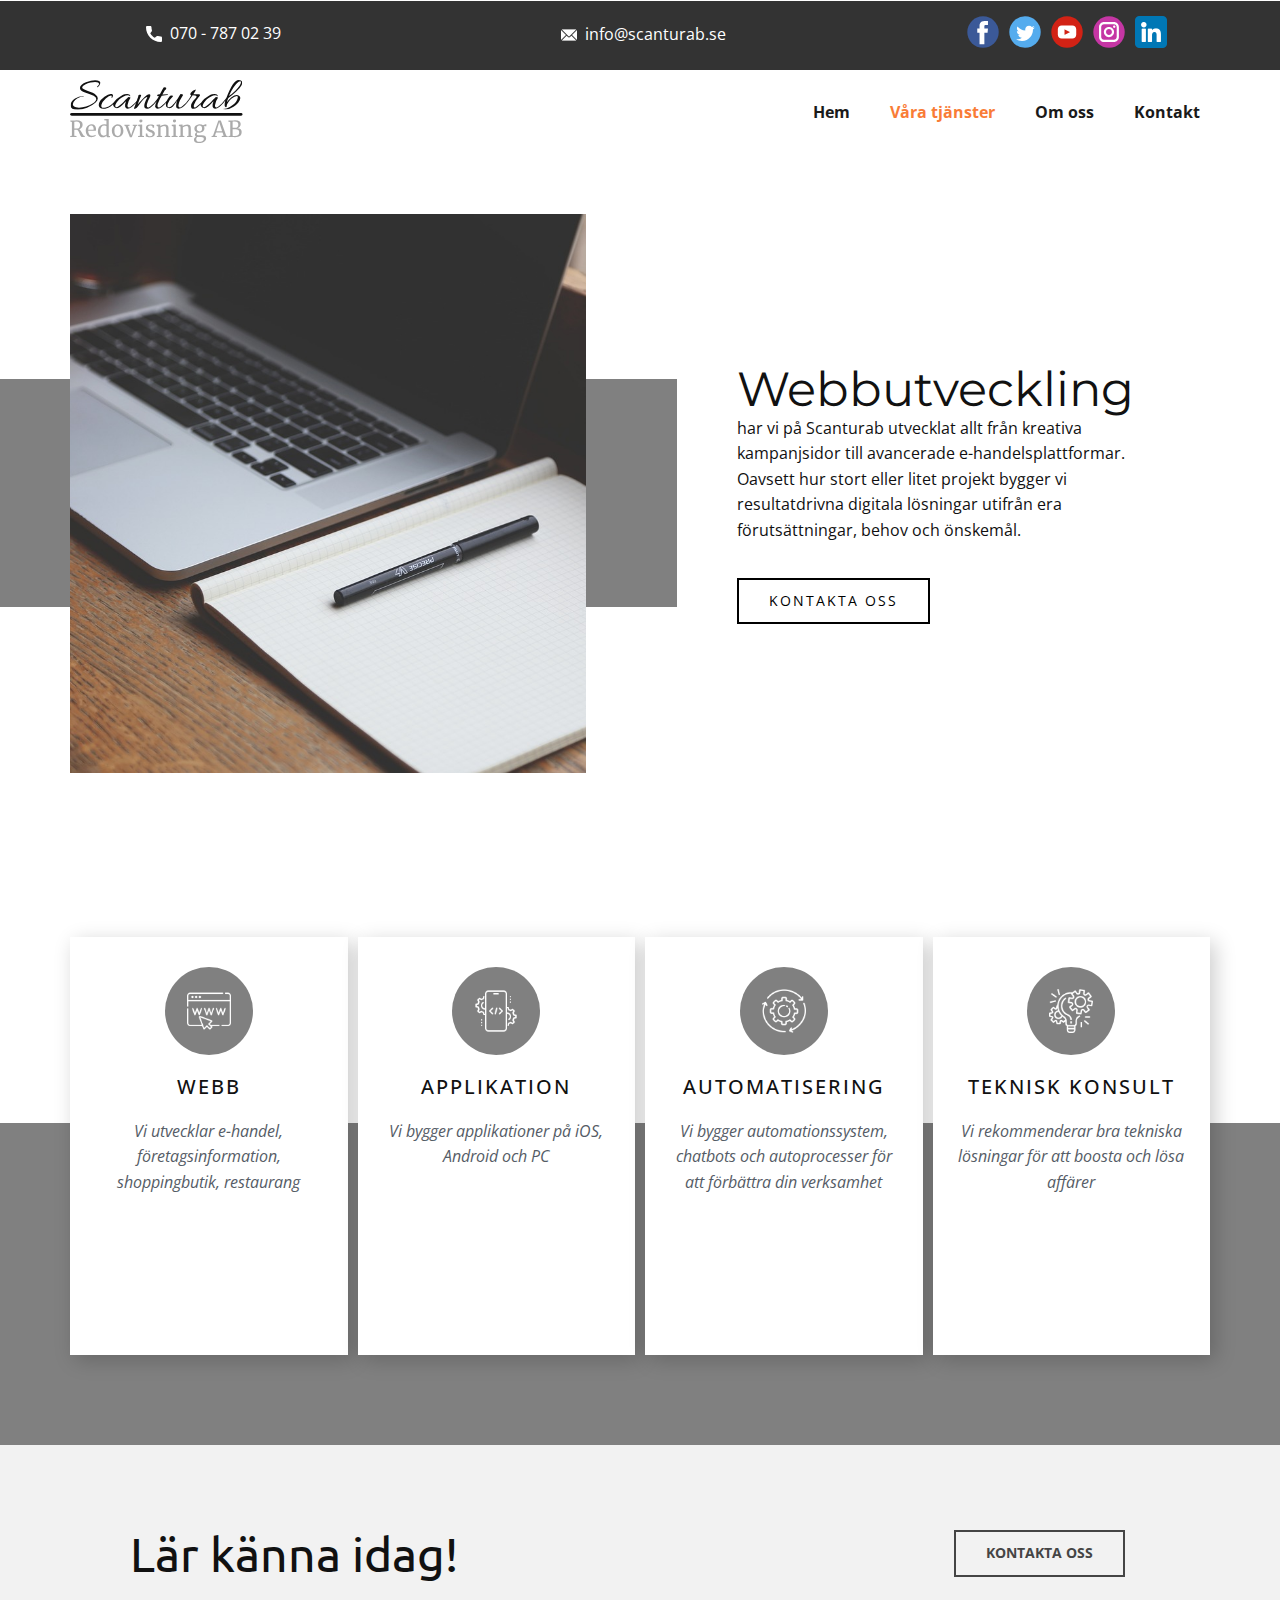
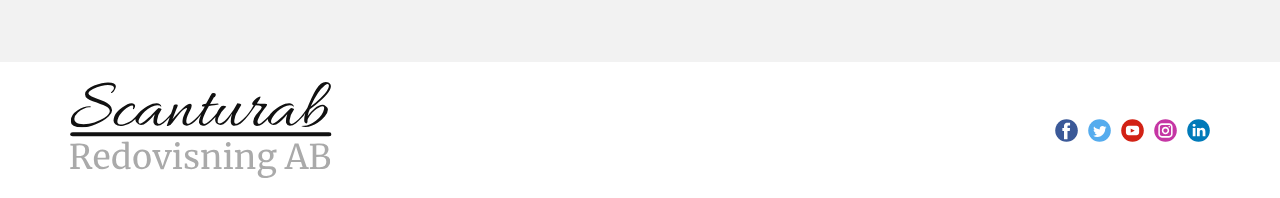
<file: Scanturab/Web.html>
<!DOCTYPE html>
<html style="font-size: 16px;" lang="en-SE"><head>
    <meta name="viewport" content="width=device-width, initial-scale=1.0">
    <meta charset="utf-8">
    <meta name="keywords" content="​Webbutveckling">
    <meta name="description" content="Har vi på Scanturab utvecklat allt från kreativa kampanjsidor till avancerade e-handelsplattformar. Oavsett hur stort eller litet projekt bygger vi resultatdrivna digitala lösningar utifrån era förutsättningar, behov och önskemål. Läs mer om vad vi kan erbjuda inom webb &amp; teknik här!">
    <title>Web</title>
    <link rel="stylesheet" href="nicepage.css" media="screen">
<link rel="stylesheet" href="Web.css" media="screen">
    <script class="u-script" type="text/javascript" src="jquery.js" defer=""></script>
    <script class="u-script" type="text/javascript" src="nicepage.js" defer=""></script>
    <meta name="generator" content="Nicepage 4.21.5, nicepage.com">
    <link id="u-theme-google-font" rel="stylesheet" href="https://fonts.googleapis.com/css?family=Montserrat:100,100i,200,200i,300,300i,400,400i,500,500i,600,600i,700,700i,800,800i,900,900i|Open+Sans:300,300i,400,400i,500,500i,600,600i,700,700i,800,800i">
    <link id="u-page-google-font" rel="stylesheet" href="https://fonts.googleapis.com/css?family=Ubuntu:300,300i,400,400i,500,500i,700,700i">
    
    
    
    
    <script type="application/ld+json">{
		"@context": "http://schema.org",
		"@type": "Organization",
		"name": "Scanturab",
		"logo": "images/logo-no-background.svg",
		"sameAs": [
				"https://www.facebook.com/profile.php?id=100087365395097",
				"https://twitter.com/ScanturabInfo",
				"https://www.youtube.com/channel/UCVpJNSHMXR_knVRoffYp-og/about",
				"https://www.instagram.com/scanturab/",
				"https://www.linkedin.com/company/scanturab",
				"https://www.facebook.com/profile.php?id=100087365395097",
				"https://twitter.com/ScanturabInfo",
				"https://www.youtube.com/channel/UCVpJNSHMXR_knVRoffYp-og/about",
				"https://www.instagram.com/scanturab/",
				"https://www.linkedin.com/company/scanturab"
		]
}</script>
    <meta name="theme-color" content="#55c2fd">
    <meta name="twitter:site" content="@">
    <meta name="twitter:card" content="summary_large_image">
    <meta name="twitter:title" content="Web">
    <meta name="twitter:description" content="Scanturab">
    <meta property="og:title" content="Web">
    <meta property="og:description" content="Har vi på Scanturab utvecklat allt från kreativa kampanjsidor till avancerade e-handelsplattformar. Oavsett hur stort eller litet projekt bygger vi resultatdrivna digitala lösningar utifrån era förutsättningar, behov och önskemål. Läs mer om vad vi kan erbjuda inom webb &amp; teknik här!">
    <meta property="og:type" content="website">
  <script>
    function gdprConfirmed() {
        return true;
    }
    if (gdprConfirmed()) {
    document.write("\
    \
    <!-- Google Analytics -->\
    <gascript async src=\"https://www.googletagmanager.com/gtag/js?id=G-Y30GPH48LL\"></gascript>\
    <gascript>\
        window.dataLayer = window.dataLayer || [];\
        function gtag(){dataLayer.push(arguments);}\
        gtag('js', new Date());\
        gtag('config', 'G-Y30GPH48LL');\
    </gascript>\
    <!-- End Google Analytics -->\
    ".replace(/gascript/g, 'script'));
    }
    </script></head>
  <body class="u-body u-xl-mode" data-lang="en"><header class=" u-clearfix u-header u-section-row-container" id="sec-031c"><div class="u-section-rows">
        <div class="u-align-center-xs u-grey-80 u-section-row u-valign-middle-xs u-section-row-1" id="sec-b03b">
          
          
          
          
          
          <div class="u-clearfix u-expanded-width u-layout-wrap u-layout-wrap-1">
            <div class="u-layout">
              <div class="u-layout-row">
                <div class="u-container-style u-layout-cell u-size-20 u-layout-cell-1">
                  <div class="u-container-layout u-container-layout-1">
                    <a href="tel:0707870239" class="u-active-none u-align-center u-bottom-left-radius-0 u-bottom-right-radius-0 u-btn u-btn-rectangle u-button-style u-hover-none u-none u-radius-0 u-top-left-radius-0 u-top-right-radius-0 u-btn-1"><span class="u-icon"><svg class="u-svg-content" viewBox="0 0 405.333 405.333" x="0px" y="0px" style="width: 1em; height: 1em;"><path d="M373.333,266.88c-25.003,0-49.493-3.904-72.704-11.563c-11.328-3.904-24.192-0.896-31.637,6.699l-46.016,34.752    c-52.8-28.181-86.592-61.952-114.389-114.368l33.813-44.928c8.512-8.512,11.563-20.971,7.915-32.64    C142.592,81.472,138.667,56.96,138.667,32c0-17.643-14.357-32-32-32H32C14.357,0,0,14.357,0,32    c0,205.845,167.488,373.333,373.333,373.333c17.643,0,32-14.357,32-32V298.88C405.333,281.237,390.976,266.88,373.333,266.88z"></path></svg><img></span>&nbsp;​​ 070 - 787 02 39
                    </a>
                  </div>
                </div>
                <div class="u-container-style u-layout-cell u-size-20 u-layout-cell-2">
                  <div class="u-container-layout u-container-layout-2">
                    <a href="mailto:info@scanturab.se" class="u-active-none u-align-center u-bottom-left-radius-0 u-bottom-right-radius-0 u-btn u-btn-rectangle u-button-style u-hover-none u-none u-radius-0 u-top-left-radius-0 u-top-right-radius-0 u-btn-2"><span class="u-icon"></span>&nbsp; <span class="u-file-icon u-icon u-text-white"><img src="images/542689-e094886c.png" alt=""></span>&nbsp;​​ ​info@scanturab.se
                    </a>
                  </div>
                </div>
                <div class="u-container-style u-layout-cell u-size-20 u-layout-cell-3">
                  <div class="u-container-layout u-container-layout-3">
                    <div class="u-align-center u-social-icons u-spacing-10 u-social-icons-1">
                      <a class="u-social-url" title="facebook" target="_blank" href="https://www.facebook.com/profile.php?id=100087365395097"><span class="u-icon u-social-facebook u-social-icon u-icon-4"><svg class="u-svg-link" preserveAspectRatio="xMidYMin slice" viewBox="0 0 112 112" style=""><use xmlns:xlink="http://www.w3.org/1999/xlink" xlink:href="#svg-9e47"></use></svg><svg class="u-svg-content" viewBox="0 0 112 112" x="0" y="0" id="svg-9e47"><circle fill="currentColor" cx="56.1" cy="56.1" r="55"></circle><path fill="#FFFFFF" d="M73.5,31.6h-9.1c-1.4,0-3.6,0.8-3.6,3.9v8.5h12.6L72,58.3H60.8v40.8H43.9V58.3h-8V43.9h8v-9.2
            c0-6.7,3.1-17,17-17h12.5v13.9H73.5z"></path></svg></span>
                      </a>
                      <a class="u-social-url" title="twitter" target="_blank" href="https://twitter.com/ScanturabInfo"><span class="u-icon u-social-icon u-social-twitter u-icon-5"><svg class="u-svg-link" preserveAspectRatio="xMidYMin slice" viewBox="0 0 112 112" style=""><use xmlns:xlink="http://www.w3.org/1999/xlink" xlink:href="#svg-c987"></use></svg><svg class="u-svg-content" viewBox="0 0 112 112" x="0" y="0" id="svg-c987"><circle fill="currentColor" class="st0" cx="56.1" cy="56.1" r="55"></circle><path fill="#FFFFFF" d="M83.8,47.3c0,0.6,0,1.2,0,1.7c0,17.7-13.5,38.2-38.2,38.2C38,87.2,31,85,25,81.2c1,0.1,2.1,0.2,3.2,0.2
            c6.3,0,12.1-2.1,16.7-5.7c-5.9-0.1-10.8-4-12.5-9.3c0.8,0.2,1.7,0.2,2.5,0.2c1.2,0,2.4-0.2,3.5-0.5c-6.1-1.2-10.8-6.7-10.8-13.1
            c0-0.1,0-0.1,0-0.2c1.8,1,3.9,1.6,6.1,1.7c-3.6-2.4-6-6.5-6-11.2c0-2.5,0.7-4.8,1.8-6.7c6.6,8.1,16.5,13.5,27.6,14
            c-0.2-1-0.3-2-0.3-3.1c0-7.4,6-13.4,13.4-13.4c3.9,0,7.3,1.6,9.8,4.2c3.1-0.6,5.9-1.7,8.5-3.3c-1,3.1-3.1,5.8-5.9,7.4
            c2.7-0.3,5.3-1,7.7-2.1C88.7,43,86.4,45.4,83.8,47.3z"></path></svg></span>
                      </a>
                      <a class="u-social-url" target="_blank" data-type="YouTube" title="YouTube" href="https://www.youtube.com/channel/UCVpJNSHMXR_knVRoffYp-og/about"><span class="u-icon u-social-icon u-social-youtube u-icon-6"><svg class="u-svg-link" preserveAspectRatio="xMidYMin slice" viewBox="0 0 112 112" style=""><use xmlns:xlink="http://www.w3.org/1999/xlink" xlink:href="#svg-d634"></use></svg><svg class="u-svg-content" viewBox="0 0 112 112" x="0" y="0" id="svg-d634"><circle fill="currentColor" cx="56.1" cy="56.1" r="55"></circle><path fill="#FFFFFF" d="M74.9,33.3H37.3c-7.4,0-13.4,6-13.4,13.4v18.8c0,7.4,6,13.4,13.4,13.4h37.6c7.4,0,13.4-6,13.4-13.4V46.7 C88.3,39.3,82.3,33.3,74.9,33.3L74.9,33.3z M65.9,57l-17.6,8.4c-0.5,0.2-1-0.1-1-0.6V47.5c0-0.5,0.6-0.9,1-0.6l17.6,8.9 C66.4,56,66.4,56.8,65.9,57L65.9,57z"></path></svg></span>
                      </a>
                      <a class="u-social-url" title="instagram" target="_blank" href="https://www.instagram.com/scanturab/"><span class="u-icon u-social-icon u-social-instagram u-icon-7"><svg class="u-svg-link" preserveAspectRatio="xMidYMin slice" viewBox="0 0 112 112" style=""><use xmlns:xlink="http://www.w3.org/1999/xlink" xlink:href="#svg-9955"></use></svg><svg class="u-svg-content" viewBox="0 0 112 112" x="0" y="0" id="svg-9955"><circle fill="currentColor" cx="56.1" cy="56.1" r="55"></circle><path fill="#FFFFFF" d="M55.9,38.2c-9.9,0-17.9,8-17.9,17.9C38,66,46,74,55.9,74c9.9,0,17.9-8,17.9-17.9C73.8,46.2,65.8,38.2,55.9,38.2
            z M55.9,66.4c-5.7,0-10.3-4.6-10.3-10.3c-0.1-5.7,4.6-10.3,10.3-10.3c5.7,0,10.3,4.6,10.3,10.3C66.2,61.8,61.6,66.4,55.9,66.4z"></path><path fill="#FFFFFF" d="M74.3,33.5c-2.3,0-4.2,1.9-4.2,4.2s1.9,4.2,4.2,4.2s4.2-1.9,4.2-4.2S76.6,33.5,74.3,33.5z"></path><path fill="#FFFFFF" d="M73.1,21.3H38.6c-9.7,0-17.5,7.9-17.5,17.5v34.5c0,9.7,7.9,17.6,17.5,17.6h34.5c9.7,0,17.5-7.9,17.5-17.5V38.8
            C90.6,29.1,82.7,21.3,73.1,21.3z M83,73.3c0,5.5-4.5,9.9-9.9,9.9H38.6c-5.5,0-9.9-4.5-9.9-9.9V38.8c0-5.5,4.5-9.9,9.9-9.9h34.5
            c5.5,0,9.9,4.5,9.9,9.9V73.3z"></path></svg></span>
                      </a>
                      <a class="u-social-url" target="_blank" data-type="Custom" title="Linkedin" href="https://www.linkedin.com/company/scanturab"><span class="u-file-icon u-icon u-social-custom u-social-icon u-icon-8"><img src="images/3536505.png" alt=""></span>
                      </a>
                    </div>
                  </div>
                </div>
              </div>
            </div>
          </div>
        </div>
        <div class="u-align-center-xs u-section-row u-section-row-2" id="sec-71fa">
          <div class="u-clearfix u-sheet u-valign-middle u-sheet-1">
            <a href="Home.html" class="u-align-left u-image u-logo u-image-1" data-image-width="1000" data-image-height="366" title="Home">
              <img src="images/logo-no-background.svg" class="u-logo-image u-logo-image-1" data-image-width="80">
            </a>
            <nav class="u-menu u-menu-dropdown u-offcanvas u-menu-1">
              <div class="menu-collapse" style="font-size: 1rem; letter-spacing: 0px; font-weight: 700;">
                <a class="u-button-style u-custom-active-border-color u-custom-border u-custom-border-color u-custom-borders u-custom-hover-border-color u-custom-left-right-menu-spacing u-custom-text-active-color u-custom-text-color u-custom-text-hover-color u-custom-top-bottom-menu-spacing u-nav-link" href="#">
                  <svg class="u-svg-link" viewBox="0 0 24 24"><use xmlns:xlink="http://www.w3.org/1999/xlink" xlink:href="#menu-hamburger"></use></svg>
                  <svg class="u-svg-content" version="1.1" id="menu-hamburger" viewBox="0 0 16 16" x="0px" y="0px" xmlns:xlink="http://www.w3.org/1999/xlink" xmlns="http://www.w3.org/2000/svg"><g><rect y="1" width="16" height="2"></rect><rect y="7" width="16" height="2"></rect><rect y="13" width="16" height="2"></rect>
</g></svg>
                </a>
              </div>
              <div class="u-custom-menu u-nav-container">
                <ul class="u-nav u-spacing-20 u-unstyled u-nav-1"><li class="u-nav-item"><a class="u-button-style u-nav-link u-text-active-palette-2-base u-text-grey-90 u-text-hover-palette-2-base" href="Home.html" style="padding: 10px;">Hem</a>
</li><li class="u-nav-item"><a class="u-button-style u-nav-link u-text-active-palette-2-base u-text-grey-90 u-text-hover-palette-2-base" style="padding: 10px;">Våra tjänster</a><div class="u-nav-popup"><ul class="u-h-spacing-20 u-nav u-unstyled u-v-spacing-10"><li class="u-nav-item"><a class="u-button-style u-nav-link u-white" href="Accounting-Digital.html">Bokföring (digitalt)</a>
</li><li class="u-nav-item"><a class="u-button-style u-nav-link u-white" href="Migration-and-work-permits.html">Migration och arbetstillstånd</a>
</li><li class="u-nav-item"><a class="u-button-style u-nav-link u-white" href="Web.html">Webbutveckling</a>
</li></ul>
</div>
</li><li class="u-nav-item"><a class="u-button-style u-nav-link u-text-active-palette-2-base u-text-grey-90 u-text-hover-palette-2-base" href="About.html" style="padding: 10px;">Om oss</a>
</li><li class="u-nav-item"><a class="u-button-style u-nav-link u-text-active-palette-2-base u-text-grey-90 u-text-hover-palette-2-base" href="Contact.html" style="padding: 10px;">Kontakt</a>
</li></ul>
              </div>
              <div class="u-custom-menu u-nav-container-collapse">
                <div class="u-black u-container-style u-inner-container-layout u-opacity u-opacity-95 u-sidenav">
                  <div class="u-inner-container-layout u-sidenav-overflow">
                    <div class="u-menu-close"></div>
                    <ul class="u-align-center u-nav u-popupmenu-items u-unstyled u-nav-3"><li class="u-nav-item"><a class="u-button-style u-nav-link" href="Home.html">Hem</a>
</li><li class="u-nav-item"><a class="u-button-style u-nav-link">Våra tjänster</a><div class="u-nav-popup"><ul class="u-h-spacing-20 u-nav u-unstyled u-v-spacing-10"><li class="u-nav-item"><a class="u-button-style u-nav-link" href="Accounting-Digital.html">Bokföring (digitalt)</a>
</li><li class="u-nav-item"><a class="u-button-style u-nav-link" href="Migration-and-work-permits.html">Migration och arbetstillstånd</a>
</li><li class="u-nav-item"><a class="u-button-style u-nav-link" href="Web.html">Webbutveckling</a>
</li></ul>
</div>
</li><li class="u-nav-item"><a class="u-button-style u-nav-link" href="About.html">Om oss</a>
</li><li class="u-nav-item"><a class="u-button-style u-nav-link" href="Contact.html">Kontakt</a>
</li></ul>
                  </div>
                </div>
                <div class="u-black u-menu-overlay u-opacity u-opacity-70"></div>
              </div>
            </nav>
          </div>
          
          
          
          
          
        </div>
      </div></header>
    <section class="u-clearfix u-valign-middle-xs u-section-1" id="carousel_d369">
      <div class="u-container-style u-grey-50 u-group u-group-1">
        <div class="u-container-layout u-container-layout-1"></div>
      </div>
      <div class="u-clearfix u-layout-wrap u-layout-wrap-1">
        <div class="u-layout">
          <div class="u-layout-row">
            <div class="u-container-style u-layout-cell u-left-cell u-size-33 u-layout-cell-1">
              <div class="u-container-layout u-valign-middle-md u-valign-middle-sm u-valign-middle-xs">
                <img class="u-expanded-height-lg u-expanded-height-xl u-image u-image-1" src="images/d7782fb5214968819a827177f51ebfc63ef3c4623000cfb09401bf028a16aaecbd5363298c4e9aec60bf1649c62a1a6997839f20303cd7f160621e_1280.jpg" data-image-width="1280" data-image-height="853">
              </div>
            </div>
            <div class="u-align-left u-container-style u-layout-cell u-right-cell u-size-27 u-layout-cell-2">
              <div class="u-container-layout u-valign-middle u-container-layout-3">
                <h2 class="u-text u-text-1"> Webbutveckling</h2>
                <p class="u-text u-text-2"> har vi på Scanturab utvecklat allt från kreativa kampanjsidor till avancerade e-handelsplattformar. Oavsett hur stort eller litet projekt bygger vi resultatdrivna digitala lösningar utifrån era förutsättningar, behov och önskemål.</p>
                <a href="https://nicepage.com/wysiwyg-html-editor" class="u-border-2 u-border-black u-btn u-btn-rectangle u-button-style u-none u-btn-1"> Kontakta oss</a>
              </div>
            </div>
          </div>
        </div>
      </div>
    </section>
    <section class="u-align-center u-clearfix u-grey-50 u-section-2" id="carousel_cb28">
      <div class="u-expanded-width u-shape u-shape-rectangle u-white u-shape-1"></div>
      <div class="u-list u-list-1">
        <div class="u-repeater u-repeater-1">
          <div class="u-align-center u-container-style u-list-item u-repeater-item u-white u-list-item-1">
            <div class="u-container-layout u-similar-container u-container-layout-1"><span class="u-align-left u-file-icon u-grey-50 u-icon u-icon-circle u-text-white u-icon-1" data-animation-name="" data-animation-duration="0" data-animation-delay="0" data-animation-direction=""><img src="images/2721688-3ce39c8a.png" alt=""></span>
              <h5 class="u-custom-font u-text u-text-default u-text-font u-text-1">WEBB</h5>
              <p class="u-text u-text-palette-5-dark-2 u-text-2"> Vi utvecklar e-handel, företagsinformation, shoppingbutik, restaurang</p>
            </div>
          </div>
          <div class="u-align-center u-container-style u-list-item u-repeater-item u-white u-list-item-2">
            <div class="u-container-layout u-similar-container u-container-layout-2"><span class="u-align-left u-file-icon u-grey-50 u-icon u-icon-circle u-text-white u-icon-2" data-animation-name="" data-animation-duration="0" data-animation-delay="0" data-animation-direction=""><img src="images/7075373-f021302f.png" alt=""></span>
              <h5 class="u-custom-font u-text u-text-default u-text-font u-text-3"> applikation</h5>
              <p class="u-text u-text-palette-5-dark-2 u-text-4"> Vi bygger applikationer på iOS, Android och PC</p>
            </div>
          </div>
          <div class="u-align-center u-container-style u-list-item u-repeater-item u-white u-list-item-3">
            <div class="u-container-layout u-similar-container u-container-layout-3"><span class="u-align-left u-file-icon u-grey-50 u-icon u-icon-circle u-text-white u-icon-3" data-animation-name="" data-animation-duration="0" data-animation-delay="0" data-animation-direction=""><img src="images/2043061-bc262cbb.png" alt=""></span>
              <h5 class="u-custom-font u-text u-text-default u-text-font u-text-5"> automatisering</h5>
              <p class="u-text u-text-palette-5-dark-2 u-text-6"> Vi bygger automationssystem, chatbots och autoprocesser för att förbättra din verksamhet</p>
            </div>
          </div>
          <div class="u-align-center u-container-style u-list-item u-repeater-item u-white u-list-item-4">
            <div class="u-container-layout u-similar-container u-container-layout-4"><span class="u-align-left u-file-icon u-grey-50 u-icon u-icon-circle u-text-white u-icon-4" data-animation-name="" data-animation-duration="0" data-animation-delay="0" data-animation-direction=""><img src="images/1087927-e922035e.png" alt=""></span>
              <h5 class="u-custom-font u-text u-text-default u-text-font u-text-7"> teknisk konsult</h5>
              <p class="u-text u-text-palette-5-dark-2 u-text-8"> Vi rekommenderar bra tekniska lösningar för att boosta och lösa affärer</p>
            </div>
          </div>
        </div>
      </div>
    </section>
    <section class="u-clearfix u-grey-5 u-section-3" id="sec-9624">
      <div class="u-clearfix u-sheet u-valign-middle u-sheet-1">
        <div class="u-clearfix u-expanded-width u-layout-wrap u-layout-wrap-1">
          <div class="u-layout">
            <div class="u-layout-row">
              <div class="u-align-center-sm u-align-center-xs u-align-left-lg u-align-left-md u-align-left-xl u-container-style u-layout-cell u-left-cell u-size-42 u-layout-cell-1">
                <div class="u-container-layout u-valign-middle u-container-layout-1">
                  <h3 class="u-custom-font u-font-ubuntu u-text u-text-default u-text-1"> Lär känna idag!</h3>
                </div>
              </div>
              <div class="u-align-left u-container-style u-layout-cell u-right-cell u-size-18 u-layout-cell-2">
                <div class="u-container-layout u-valign-middle u-container-layout-2">
                  <a href="Contact.html" class="u-border-2 u-border-grey-dark-1 u-btn u-button-style u-btn-1"> Kontakta oss</a>
                </div>
              </div>
            </div>
          </div>
        </div>
      </div>
    </section>
    
    
    <footer class="u-align-center-md u-align-center-sm u-align-center-xs u-clearfix u-footer" id="sec-225e"><div class="u-clearfix u-sheet u-sheet-1">
        <a href="Home.html" class="u-align-center-xs u-image u-logo u-image-1" data-image-width="1000" data-image-height="366" title="Home">
          <img src="images/logo-no-background.svg" class="u-logo-image u-logo-image-1">
        </a>
        <div class="u-align-center-xs u-align-left-lg u-align-left-md u-align-left-sm u-align-left-xl u-social-icons u-spacing-10 u-social-icons-1">
          <a class="u-social-url" title="Facebook" target="_blank" href="https://www.facebook.com/profile.php?id=100087365395097"><span class="u-icon u-social-facebook u-social-icon u-icon-1"><svg class="u-svg-link" preserveAspectRatio="xMidYMin slice" viewBox="0 0 112 112" style=""><use xmlns:xlink="http://www.w3.org/1999/xlink" xlink:href="#svg-08cb"></use></svg><svg class="u-svg-content" viewBox="0 0 112 112" x="0" y="0" id="svg-08cb"><circle fill="currentColor" cx="56.1" cy="56.1" r="55"></circle><path fill="#FFFFFF" d="M73.5,31.6h-9.1c-1.4,0-3.6,0.8-3.6,3.9v8.5h12.6L72,58.3H60.8v40.8H43.9V58.3h-8V43.9h8v-9.2
            c0-6.7,3.1-17,17-17h12.5v13.9H73.5z"></path></svg></span>
          </a>
          <a class="u-social-url" title="twitter" target="_blank" href="https://twitter.com/ScanturabInfo"><span class="u-icon u-social-icon u-social-twitter u-icon-2"><svg class="u-svg-link" preserveAspectRatio="xMidYMin slice" viewBox="0 0 112 112" style=""><use xmlns:xlink="http://www.w3.org/1999/xlink" xlink:href="#svg-f566"></use></svg><svg class="u-svg-content" viewBox="0 0 112 112" x="0" y="0" id="svg-f566"><circle fill="currentColor" class="st0" cx="56.1" cy="56.1" r="55"></circle><path fill="#FFFFFF" d="M83.8,47.3c0,0.6,0,1.2,0,1.7c0,17.7-13.5,38.2-38.2,38.2C38,87.2,31,85,25,81.2c1,0.1,2.1,0.2,3.2,0.2
            c6.3,0,12.1-2.1,16.7-5.7c-5.9-0.1-10.8-4-12.5-9.3c0.8,0.2,1.7,0.2,2.5,0.2c1.2,0,2.4-0.2,3.5-0.5c-6.1-1.2-10.8-6.7-10.8-13.1
            c0-0.1,0-0.1,0-0.2c1.8,1,3.9,1.6,6.1,1.7c-3.6-2.4-6-6.5-6-11.2c0-2.5,0.7-4.8,1.8-6.7c6.6,8.1,16.5,13.5,27.6,14
            c-0.2-1-0.3-2-0.3-3.1c0-7.4,6-13.4,13.4-13.4c3.9,0,7.3,1.6,9.8,4.2c3.1-0.6,5.9-1.7,8.5-3.3c-1,3.1-3.1,5.8-5.9,7.4
            c2.7-0.3,5.3-1,7.7-2.1C88.7,43,86.4,45.4,83.8,47.3z"></path></svg></span>
          </a>
          <a class="u-social-url" target="_blank" data-type="YouTube" title="YouTube" href="https://www.youtube.com/channel/UCVpJNSHMXR_knVRoffYp-og/about"><span class="u-icon u-social-icon u-social-youtube u-icon-3"><svg class="u-svg-link" preserveAspectRatio="xMidYMin slice" viewBox="0 0 112 112" style=""><use xmlns:xlink="http://www.w3.org/1999/xlink" xlink:href="#svg-5755"></use></svg><svg class="u-svg-content" viewBox="0 0 112 112" x="0" y="0" id="svg-5755"><circle fill="currentColor" cx="56.1" cy="56.1" r="55"></circle><path fill="#FFFFFF" d="M74.9,33.3H37.3c-7.4,0-13.4,6-13.4,13.4v18.8c0,7.4,6,13.4,13.4,13.4h37.6c7.4,0,13.4-6,13.4-13.4V46.7 C88.3,39.3,82.3,33.3,74.9,33.3L74.9,33.3z M65.9,57l-17.6,8.4c-0.5,0.2-1-0.1-1-0.6V47.5c0-0.5,0.6-0.9,1-0.6l17.6,8.9 C66.4,56,66.4,56.8,65.9,57L65.9,57z"></path></svg></span>
          </a>
          <a class="u-social-url" title="instagram" target="_blank" href="https://www.instagram.com/scanturab/"><span class="u-icon u-social-icon u-social-instagram u-icon-4"><svg class="u-svg-link" preserveAspectRatio="xMidYMin slice" viewBox="0 0 112 112" style=""><use xmlns:xlink="http://www.w3.org/1999/xlink" xlink:href="#svg-a1ae"></use></svg><svg class="u-svg-content" viewBox="0 0 112 112" x="0" y="0" id="svg-a1ae"><circle fill="currentColor" cx="56.1" cy="56.1" r="55"></circle><path fill="#FFFFFF" d="M55.9,38.2c-9.9,0-17.9,8-17.9,17.9C38,66,46,74,55.9,74c9.9,0,17.9-8,17.9-17.9C73.8,46.2,65.8,38.2,55.9,38.2
            z M55.9,66.4c-5.7,0-10.3-4.6-10.3-10.3c-0.1-5.7,4.6-10.3,10.3-10.3c5.7,0,10.3,4.6,10.3,10.3C66.2,61.8,61.6,66.4,55.9,66.4z"></path><path fill="#FFFFFF" d="M74.3,33.5c-2.3,0-4.2,1.9-4.2,4.2s1.9,4.2,4.2,4.2s4.2-1.9,4.2-4.2S76.6,33.5,74.3,33.5z"></path><path fill="#FFFFFF" d="M73.1,21.3H38.6c-9.7,0-17.5,7.9-17.5,17.5v34.5c0,9.7,7.9,17.6,17.5,17.6h34.5c9.7,0,17.5-7.9,17.5-17.5V38.8
            C90.6,29.1,82.7,21.3,73.1,21.3z M83,73.3c0,5.5-4.5,9.9-9.9,9.9H38.6c-5.5,0-9.9-4.5-9.9-9.9V38.8c0-5.5,4.5-9.9,9.9-9.9h34.5
            c5.5,0,9.9,4.5,9.9,9.9V73.3z"></path></svg></span>
          </a>
          <a class="u-social-url" title="Linkedin" target="_blank" href="https://www.linkedin.com/company/scanturab"><span class="u-icon u-social-icon u-social-linkedin u-icon-5"><svg class="u-svg-link" preserveAspectRatio="xMidYMin slice" viewBox="0 0 112 112" style=""><use xmlns:xlink="http://www.w3.org/1999/xlink" xlink:href="#svg-8ebb"></use></svg><svg class="u-svg-content" viewBox="0 0 112 112" x="0" y="0" id="svg-8ebb"><circle fill="currentColor" cx="56.1" cy="56.1" r="55"></circle><path fill="#FFFFFF" d="M41.3,83.7H27.9V43.4h13.4V83.7z M34.6,37.9L34.6,37.9c-4.6,0-7.5-3.1-7.5-7c0-4,3-7,7.6-7s7.4,3,7.5,7
            C42.2,34.8,39.2,37.9,34.6,37.9z M89.6,83.7H76.2V62.2c0-5.4-1.9-9.1-6.8-9.1c-3.7,0-5.9,2.5-6.9,4.9c-0.4,0.9-0.4,2.1-0.4,3.3v22.5
            H48.7c0,0,0.2-36.5,0-40.3h13.4v5.7c1.8-2.7,5-6.7,12.1-6.7c8.8,0,15.4,5.8,15.4,18.1V83.7z"></path></svg></span>
          </a>
        </div>
      </div></footer>
  
</body></html>
</file>
